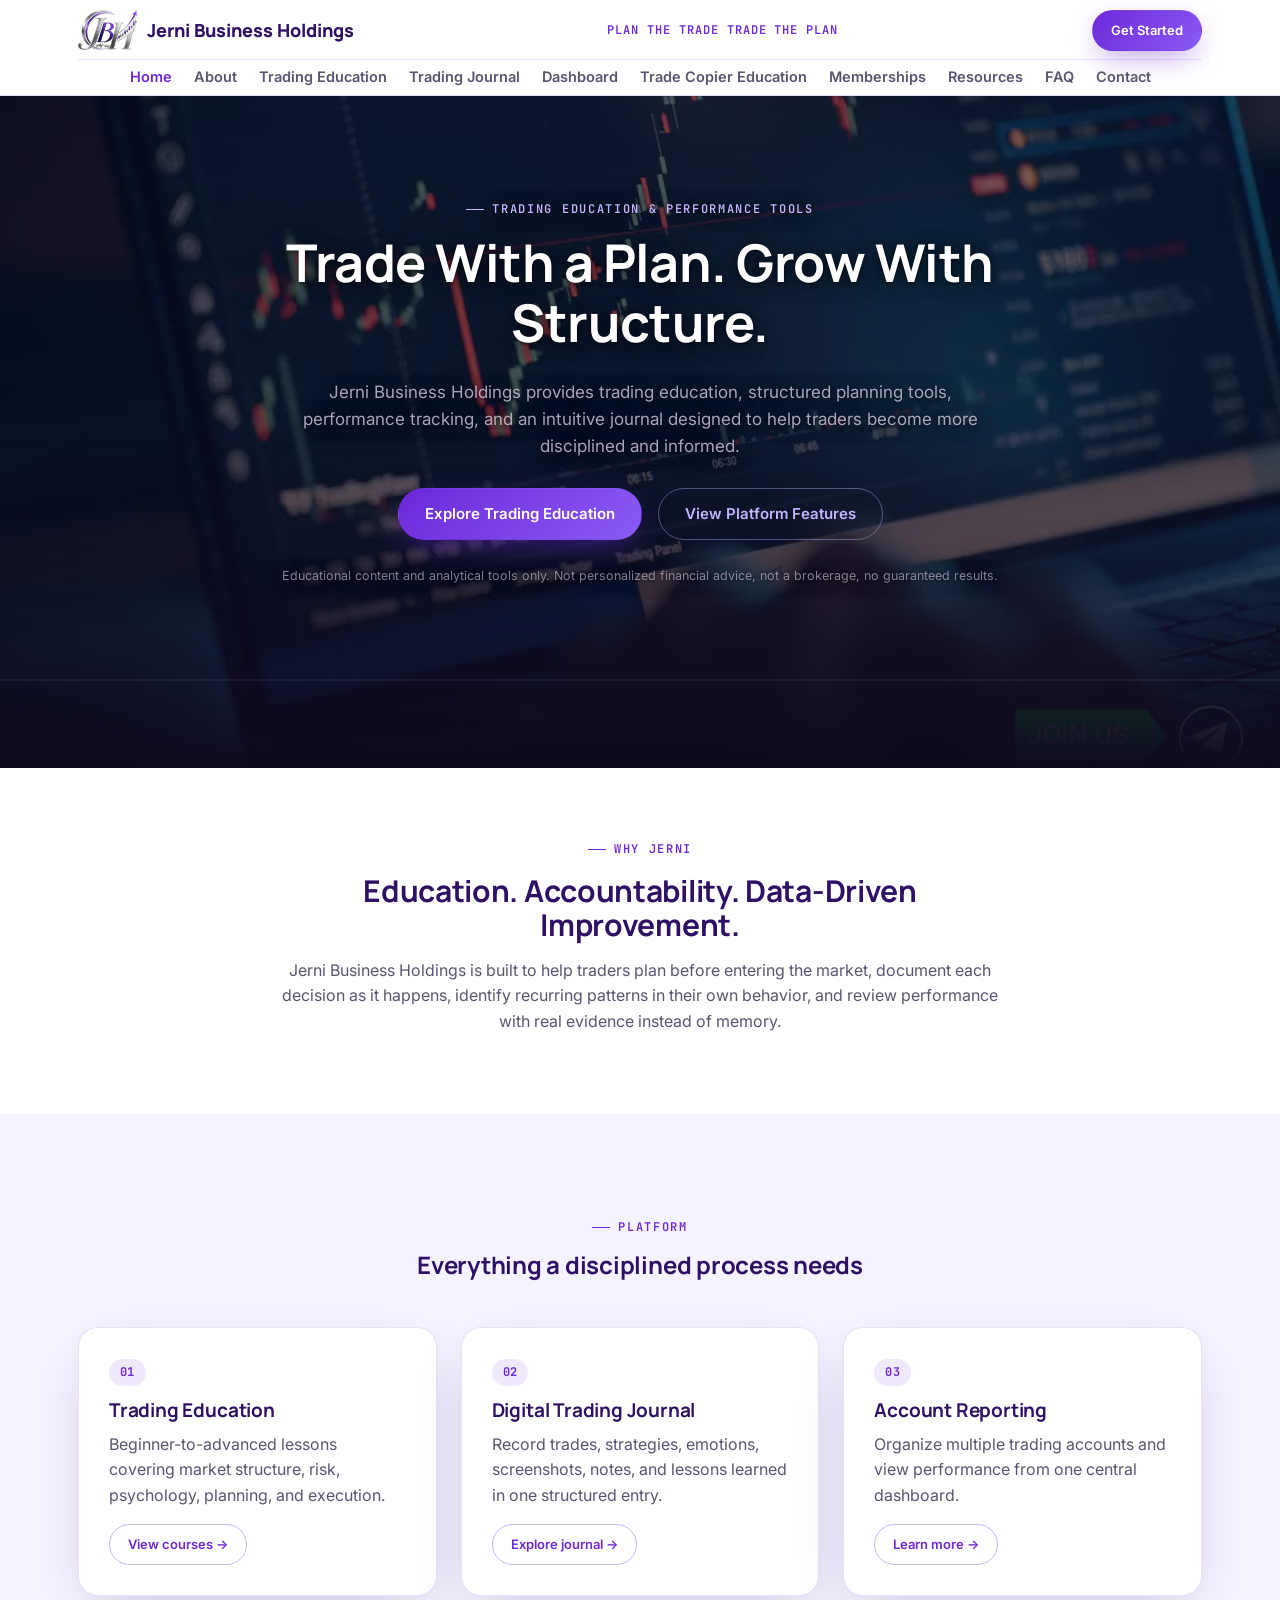
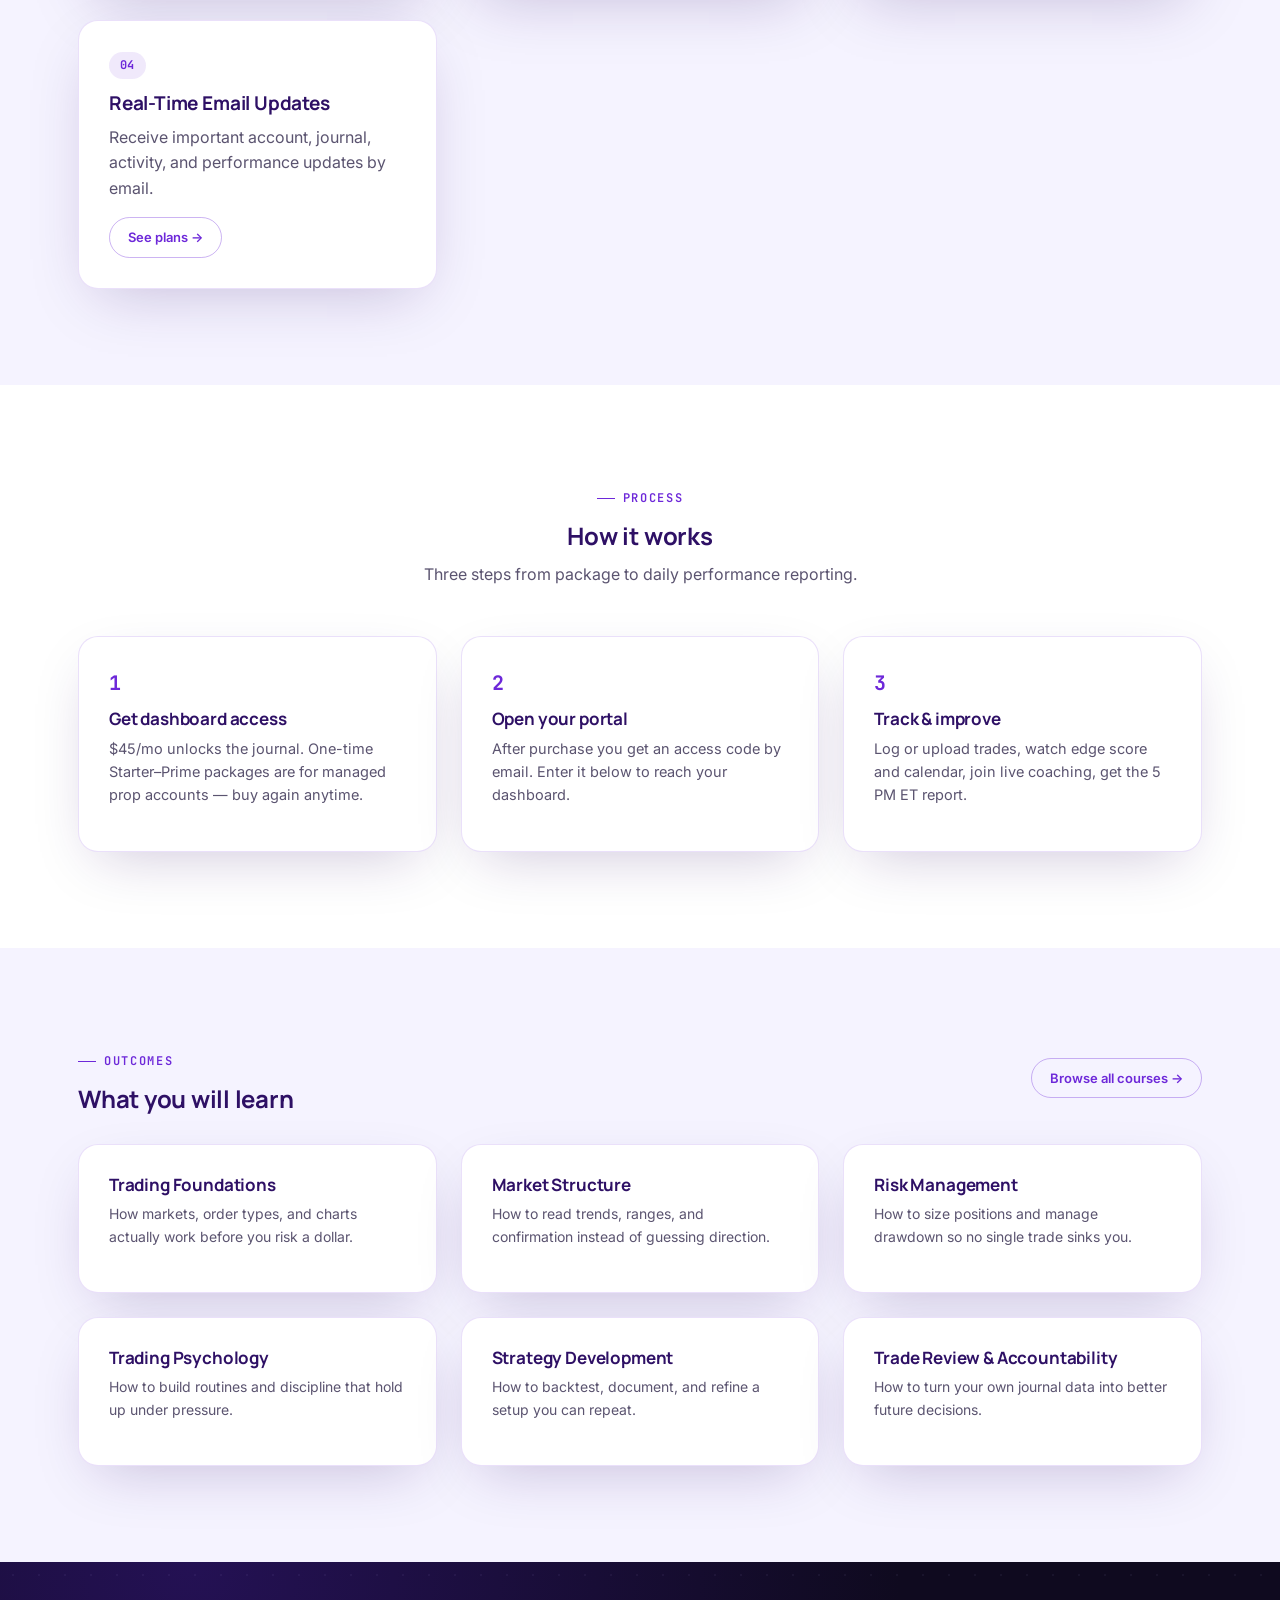
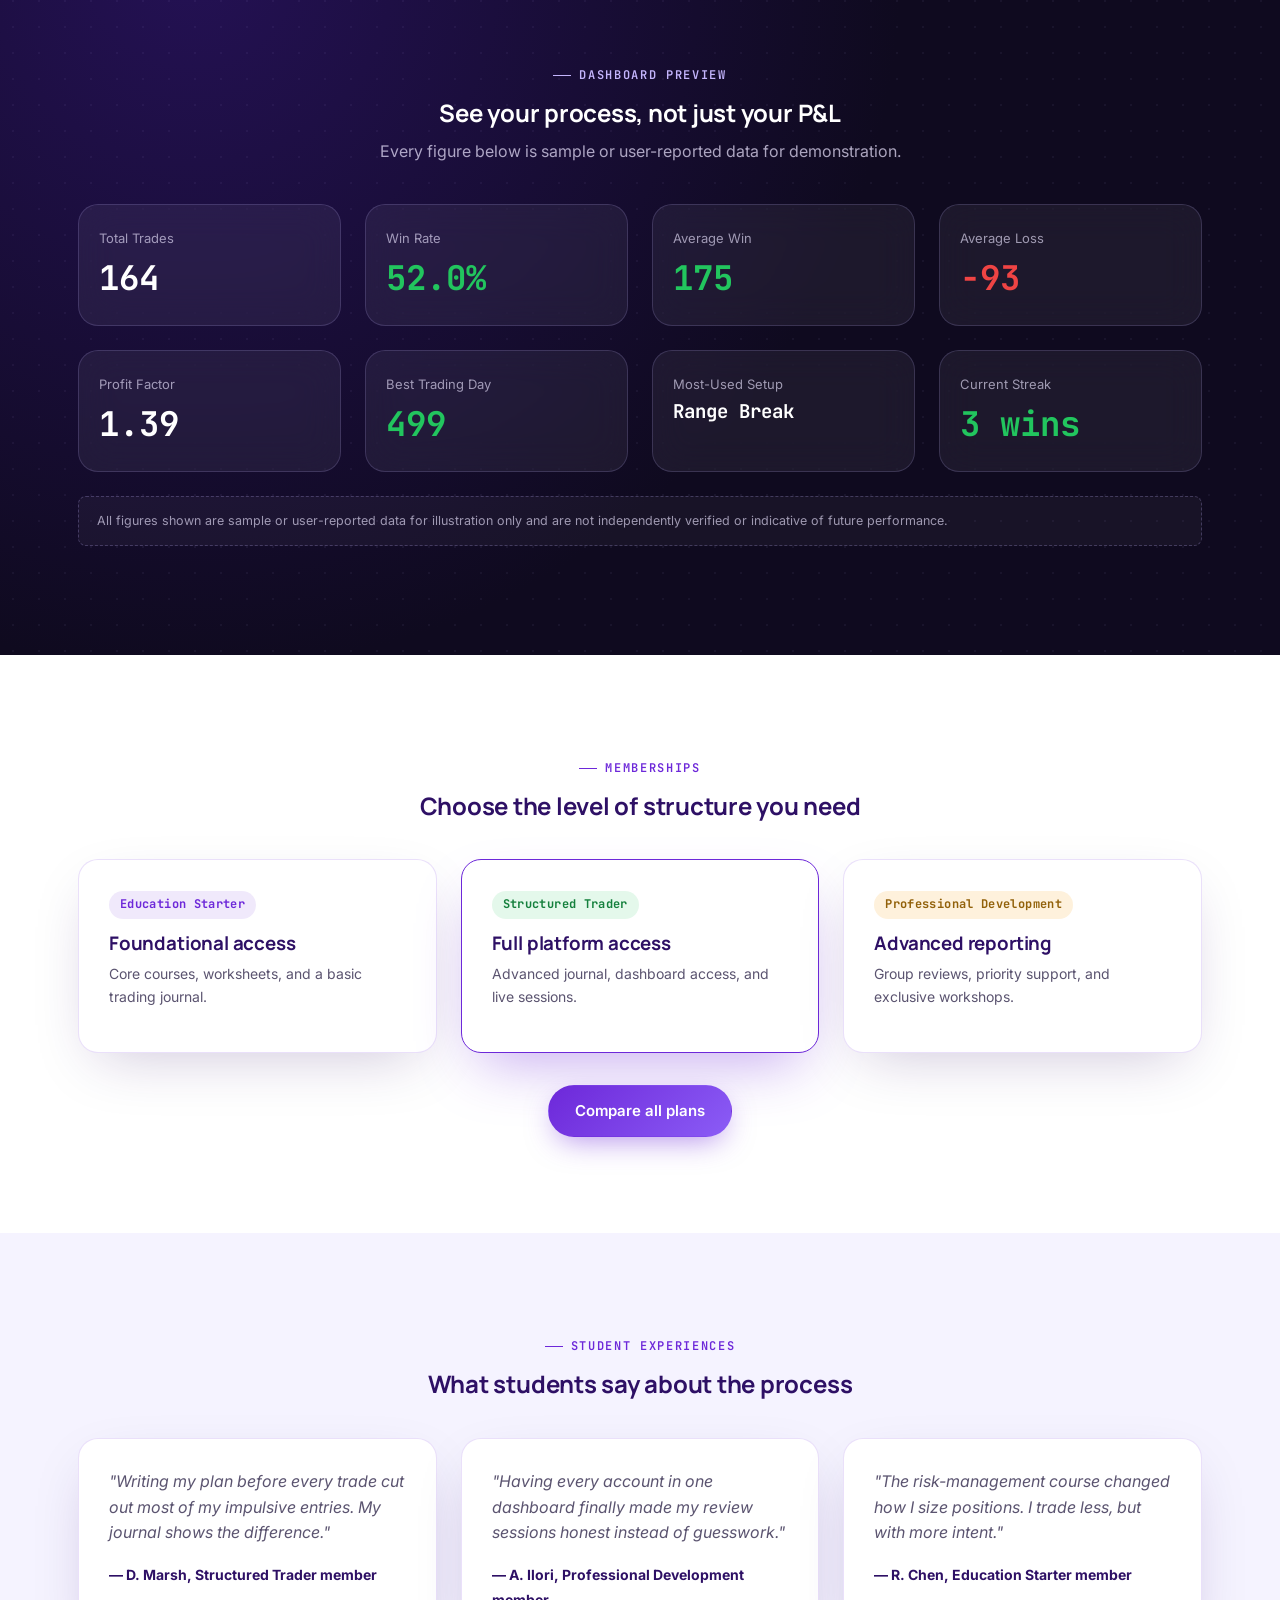
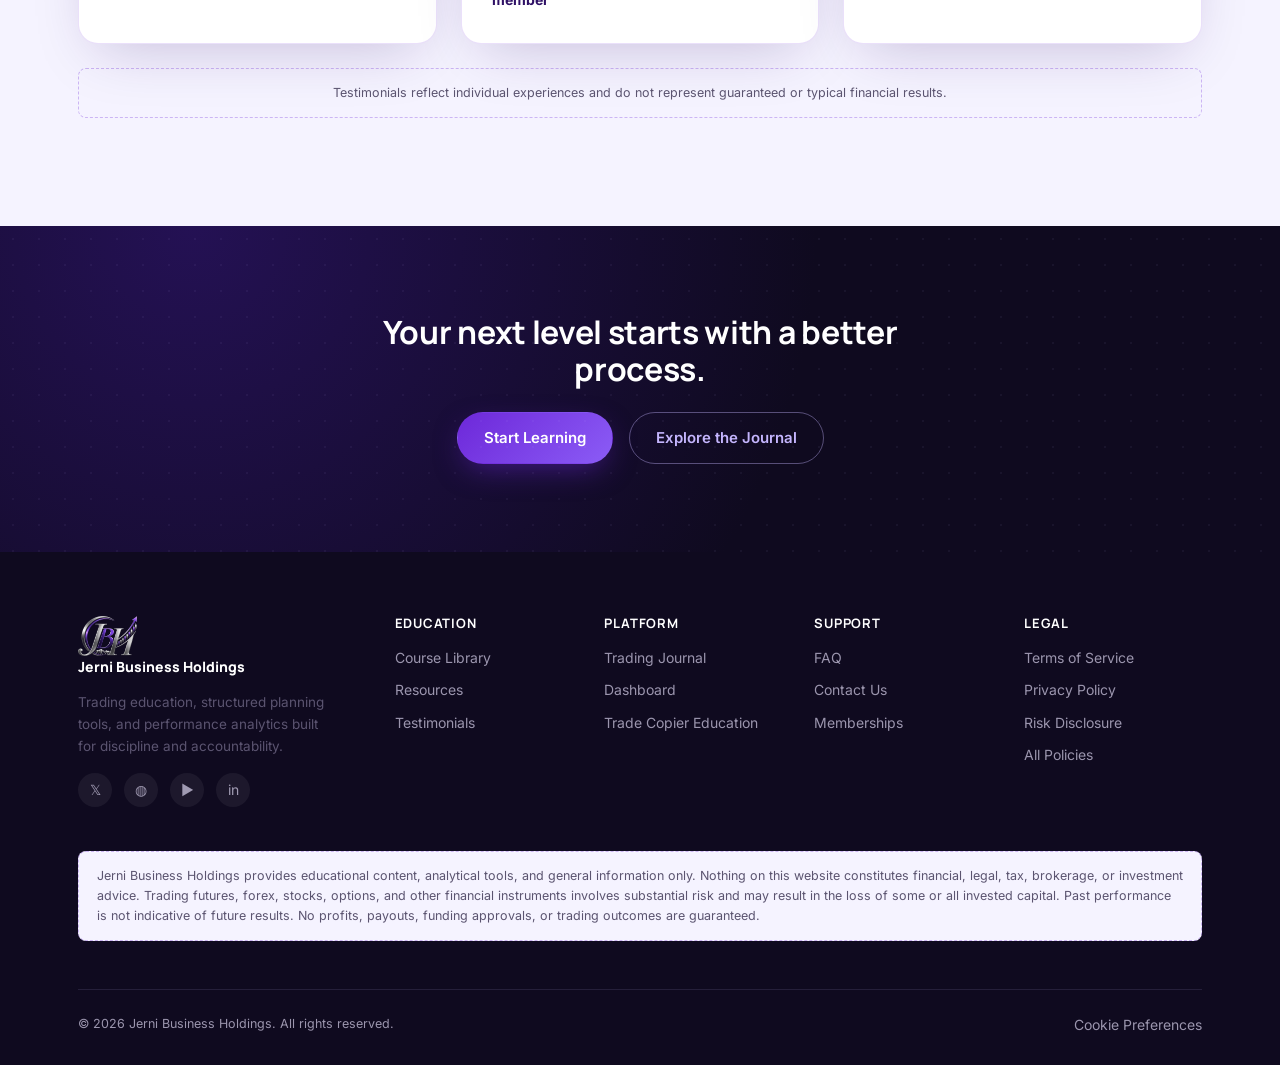
<file: index.html>
<!DOCTYPE html>
<html lang="en">
<head>
<meta charset="UTF-8">
<meta name="viewport" content="width=device-width, initial-scale=1.0">
<title>Jerni Business Holdings | Trading Education, Journal & Performance Dashboard</title>
<meta name="description" content="Jerni Business Holdings provides trading education, a structured trading journal, and performance dashboard — built for discipline and data-driven review.">
<link rel="icon" type="image/png" href="assets/logo-icon.png">
<link rel="preconnect" href="https://fonts.googleapis.com">
<link href="https://fonts.googleapis.com/css2?family=Manrope:wght@500;700;800&family=Inter:wght@400;500;600;700&family=JetBrains+Mono:wght@500;600;700&display=swap" rel="stylesheet">
<link rel="stylesheet" href="assets/style.css">
</head>
<body>

<header class="nav">
  <div class="wrap">
    <a href="index.html" class="brand"><img src="assets/logo-icon.png" alt="Jerni Business Holdings" class="brand-logo">Jerni Business Holdings</a>
    <span class="nav-tagline">PLAN THE TRADE TRADE THE PLAN</span>
    <nav class="nav-links">
      <a href="index.html" class="active">Home</a>
      <a href="about.html">About</a>
      <a href="education.html">Trading Education</a>
      <a href="journal.html">Trading Journal</a>
      <a href="dashboard.html">Dashboard</a>
      <a href="copier.html">Trade Copier Education</a>
      <a href="memberships.html">Memberships</a>
      <a href="resources.html">Resources</a>
      <a href="faq.html">FAQ</a>
      <a href="contact.html">Contact</a>
    </nav>
    <div class="nav-cta">
      <a href="memberships.html" class="btn btn-primary btn-sm">Get Started</a>
    </div>
    <button class="nav-toggle" aria-label="Menu"><span></span><span></span><span></span></button>
  </div>
</header>

<!-- HERO -->
<section class="section-dark hero-video-section" style="padding:96px 0 72px;">
  <video id="hero-bg-video" class="hero-bg-video" autoplay muted loop playsinline webkit-playsinline disablepictureinpicture preload="auto" poster="assets/hero-bg-poster.jpg">
    <source src="assets/hero-bg.mp4" type="video/mp4">
  </video>
  <div class="hero-video-overlay"></div>
  <div class="wrap center max-w-lg">
    <span class="eyebrow" style="justify-content:center;">Trading Education &amp; Performance Tools</span>
    <h1 style="font-size:52px;">Trade With a Plan. Grow With Structure.</h1>
    <p style="font-size:17px;">Jerni Business Holdings provides trading education, structured planning tools, performance tracking, and an intuitive journal designed to help traders become more disciplined and informed.</p>
    <div class="flex gap-16" style="margin-top:28px; flex-wrap:wrap; justify-content:center;">
      <a href="education.html" class="btn btn-primary">Explore Trading Education</a>
      <a href="dashboard.html" class="btn btn-outline">View Platform Features</a>
    </div>
    <p style="font-size:12.5px; margin-top:26px; color:rgba(231,225,251,.55);">Educational content and analytical tools only. Not personalized financial advice, not a brokerage, no guaranteed results.</p>
  </div>

  <div class="curve-divider" style="margin-top:64px;">
    <svg viewBox="0 0 1200 46" preserveAspectRatio="none"><path d="M0,30 L1200,30" stroke="rgba(196,181,253,.15)" stroke-width="1"/></svg>
  </div>
</section>

<!-- TRUST STATEMENT -->
<section class="section section-tight">
  <div class="wrap center max-w-lg">
    <span class="eyebrow" style="justify-content:center;">Why Jerni</span>
    <h2 style="font-size:30px;">Education. Accountability. Data-Driven Improvement.</h2>
    <p>Jerni Business Holdings is built to help traders plan before entering the market, document each decision as it happens, identify recurring patterns in their own behavior, and review performance with real evidence instead of memory.</p>
  </div>
</section>

<!-- CORE FEATURES -->
<section class="section section-soft">
  <div class="wrap">
    <div class="center max-w" style="margin-bottom:48px;">
      <span class="eyebrow" style="justify-content:center;">Platform</span>
      <h2>Everything a disciplined process needs</h2>
    </div>
    <div class="grid grid-3">
      <div class="card reveal">
        <span class="tag">01</span>
        <h3 style="font-size:19px; margin-top:14px;">Trading Education</h3>
        <p>Beginner-to-advanced lessons covering market structure, risk, psychology, planning, and execution.</p>
        <a href="education.html" class="btn btn-outline btn-sm">View courses →</a>
      </div>
      <div class="card reveal">
        <span class="tag">02</span>
        <h3 style="font-size:19px; margin-top:14px;">Digital Trading Journal</h3>
        <p>Record trades, strategies, emotions, screenshots, notes, and lessons learned in one structured entry.</p>
        <a href="journal.html" class="btn btn-outline btn-sm">Explore journal →</a>
      </div>
      <div class="card reveal">
        <span class="tag">03</span>
        <h3 style="font-size:19px; margin-top:14px;">Account Reporting</h3>
        <p>Organize multiple trading accounts and view performance from one central dashboard.</p>
        <a href="dashboard.html" class="btn btn-outline btn-sm">Learn more →</a>
      </div>
      <div class="card reveal">
        <span class="tag">04</span>
        <h3 style="font-size:19px; margin-top:14px;">Real-Time Email Updates</h3>
        <p>Receive important account, journal, activity, and performance updates by email.</p>
        <a href="memberships.html" class="btn btn-outline btn-sm">See plans →</a>
      </div>
    </div>
  </div>
</section>

<!-- HOW IT WORKS -->
<section class="section">
  <div class="wrap">
    <div class="center max-w" style="margin-bottom:48px;">
      <span class="eyebrow" style="justify-content:center;">Process</span>
      <h2>How it works</h2>
      <p>Three steps from package to daily performance reporting.</p>
    </div>
    <div class="grid grid-3">
      <div class="card reveal">
        <span class="mono" style="color:var(--primary); font-weight:700; font-size:20px;">1</span>
        <h3 style="font-size:17px; margin-top:10px;">Get dashboard access</h3>
        <p style="font-size:14.5px;">$45/mo unlocks the journal. One-time Starter–Prime packages are for managed prop accounts — buy again anytime.</p>
      </div>
      <div class="card reveal">
        <span class="mono" style="color:var(--primary); font-weight:700; font-size:20px;">2</span>
        <h3 style="font-size:17px; margin-top:10px;">Open your portal</h3>
        <p style="font-size:14.5px;">After purchase you get an access code by email. Enter it below to reach your dashboard.</p>
      </div>
      <div class="card reveal">
        <span class="mono" style="color:var(--primary); font-weight:700; font-size:20px;">3</span>
        <h3 style="font-size:17px; margin-top:10px;">Track &amp; improve</h3>
        <p style="font-size:14.5px;">Log or upload trades, watch edge score and calendar, join live coaching, get the 5 PM ET report.</p>
      </div>
    </div>
  </div>
</section>

<!-- WHAT YOU WILL LEARN -->
<section class="section section-soft">
  <div class="wrap">
    <div class="flex-between" style="margin-bottom:32px; flex-wrap:wrap; gap:16px;">
      <div>
        <span class="eyebrow">Outcomes</span>
        <h2 style="margin-bottom:0;">What you will learn</h2>
      </div>
      <a href="education.html" class="btn btn-outline btn-sm">Browse all courses →</a>
    </div>
    <div class="grid grid-3">
      <div class="card reveal"><h3 style="font-size:17px;">Trading Foundations</h3><p style="font-size:14px;">How markets, order types, and charts actually work before you risk a dollar.</p></div>
      <div class="card reveal"><h3 style="font-size:17px;">Market Structure</h3><p style="font-size:14px;">How to read trends, ranges, and confirmation instead of guessing direction.</p></div>
      <div class="card reveal"><h3 style="font-size:17px;">Risk Management</h3><p style="font-size:14px;">How to size positions and manage drawdown so no single trade sinks you.</p></div>
      <div class="card reveal"><h3 style="font-size:17px;">Trading Psychology</h3><p style="font-size:14px;">How to build routines and discipline that hold up under pressure.</p></div>
      <div class="card reveal"><h3 style="font-size:17px;">Strategy Development</h3><p style="font-size:14px;">How to backtest, document, and refine a setup you can repeat.</p></div>
      <div class="card reveal"><h3 style="font-size:17px;">Trade Review &amp; Accountability</h3><p style="font-size:14px;">How to turn your own journal data into better future decisions.</p></div>
    </div>
  </div>
</section>

<!-- DASHBOARD PREVIEW -->
<section class="section-dark section">
  <div class="wrap">
    <div class="center max-w" style="margin-bottom:40px;">
      <span class="eyebrow" style="justify-content:center;">Dashboard preview</span>
      <h2>See your process, not just your P&amp;L</h2>
      <p>Every figure below is sample or user-reported data for demonstration.</p>
    </div>
    <div class="grid grid-4">
      <div class="glass reveal" style="padding:20px;"><span class="stat-label">Total Trades</span><span class="stat-num" data-count="184">0</span></div>
      <div class="glass reveal" style="padding:20px;"><span class="stat-label">Win Rate</span><span class="stat-num pos" data-count="58.2" data-decimals="1" data-suffix="%">0%</span></div>
      <div class="glass reveal" style="padding:20px;"><span class="stat-label">Average Win</span><span class="stat-num pos" data-count="196" data-suffix="">0</span></div>
      <div class="glass reveal" style="padding:20px;"><span class="stat-label">Average Loss</span><span class="stat-num neg" data-count="-104" data-suffix="">0</span></div>
      <div class="glass reveal" style="padding:20px;"><span class="stat-label">Profit Factor</span><span class="stat-num" data-count="1.71" data-decimals="2">0</span></div>
      <div class="glass reveal" style="padding:20px;"><span class="stat-label">Best Trading Day</span><span class="stat-num pos" data-count="612" data-suffix="">0</span></div>
      <div class="glass reveal" style="padding:20px;"><span class="stat-label">Most-Used Setup</span><span class="stat-num" style="font-size:19px;">Range Break</span></div>
      <div class="glass reveal" style="padding:20px;"><span class="stat-label">Current Streak</span><span class="stat-num pos" data-count="4" data-suffix=" wins">0</span></div>
    </div>
    <p class="disclaimer" style="margin-top:24px;">All figures shown are sample or user-reported data for illustration only and are not independently verified or indicative of future performance.</p>
  </div>
</section>

<!-- MEMBERSHIP PREVIEW -->
<section class="section">
  <div class="wrap">
    <div class="center max-w" style="margin-bottom:40px;">
      <span class="eyebrow" style="justify-content:center;">Memberships</span>
      <h2>Choose the level of structure you need</h2>
    </div>
    <div class="grid grid-3">
      <div class="card reveal">
        <span class="tag">Education Starter</span>
        <h3 style="margin-top:14px;">Foundational access</h3>
        <p style="font-size:14px;">Core courses, worksheets, and a basic trading journal.</p>
      </div>
      <div class="card reveal" style="border-color:var(--primary); box-shadow:0 26px 60px -18px rgba(109,40,217,.4);">
        <span class="tag tag-green">Structured Trader</span>
        <h3 style="margin-top:14px;">Full platform access</h3>
        <p style="font-size:14px;">Advanced journal, dashboard access, and live sessions.</p>
      </div>
      <div class="card reveal">
        <span class="tag tag-gold">Professional Development</span>
        <h3 style="margin-top:14px;">Advanced reporting</h3>
        <p style="font-size:14px;">Group reviews, priority support, and exclusive workshops.</p>
      </div>
    </div>
    <div class="center" style="margin-top:32px;"><a href="memberships.html" class="btn btn-primary">Compare all plans</a></div>
  </div>
</section>

<!-- TESTIMONIALS -->
<section class="section section-soft">
  <div class="wrap">
    <div class="center max-w" style="margin-bottom:40px;">
      <span class="eyebrow" style="justify-content:center;">Student experiences</span>
      <h2>What students say about the process</h2>
    </div>
    <div class="grid grid-3">
      <div class="card reveal">
        <p style="font-style:italic;">"Writing my plan before every trade cut out most of my impulsive entries. My journal shows the difference."</p>
        <strong style="color:var(--deep); font-size:14px;">— D. Marsh, Structured Trader member</strong>
      </div>
      <div class="card reveal">
        <p style="font-style:italic;">"Having every account in one dashboard finally made my review sessions honest instead of guesswork."</p>
        <strong style="color:var(--deep); font-size:14px;">— A. Ilori, Professional Development member</strong>
      </div>
      <div class="card reveal">
        <p style="font-style:italic;">"The risk-management course changed how I size positions. I trade less, but with more intent."</p>
        <strong style="color:var(--deep); font-size:14px;">— R. Chen, Education Starter member</strong>
      </div>
    </div>
    <p class="disclaimer center" style="margin-top:24px;">Testimonials reflect individual experiences and do not represent guaranteed or typical financial results.</p>
  </div>
</section>

<!-- FINAL CTA -->
<section class="section-dark" style="padding:88px 0;">
  <div class="wrap center max-w">
    <h2 style="font-size:32px;">Your next level starts with a better process.</h2>
    <div class="flex gap-16" style="justify-content:center; margin-top:24px; flex-wrap:wrap;">
      <a href="education.html" class="btn btn-primary">Start Learning</a>
      <a href="journal.html" class="btn btn-outline">Explore the Journal</a>
    </div>
  </div>
</section>

<!-- FOOTER -->
<footer class="footer">
  <div class="wrap">
    <div class="footer-grid">
      <div>
        <a href="index.html" class="brand" style="color:var(--white); margin-bottom:14px;"><img src="assets/logo-icon.png" alt="Jerni Business Holdings" class="brand-logo">Jerni Business Holdings</a>
        <p style="font-size:13.5px; max-width:260px;">Trading education, structured planning tools, and performance analytics built for discipline and accountability.</p>
        <div class="social-row">
          <a href="#" aria-label="X">𝕏</a><a href="#" aria-label="Instagram">◍</a><a href="#" aria-label="YouTube">▶</a><a href="#" aria-label="LinkedIn">in</a>
        </div>
      </div>
      <div><h4>Education</h4>
        <a href="education.html">Course Library</a>
        <a href="resources.html">Resources</a>
        <a href="results.html">Testimonials</a>
      </div>
      <div><h4>Platform</h4>
        <a href="journal.html">Trading Journal</a>
        <a href="dashboard.html">Dashboard</a>
        
        <a href="copier.html">Trade Copier Education</a>
      </div>
      <div><h4>Support</h4>
        <a href="faq.html">FAQ</a>
        <a href="contact.html">Contact Us</a>
        <a href="memberships.html">Memberships</a>
        
      </div>
      <div><h4>Legal</h4>
        <a href="legal.html#terms">Terms of Service</a>
        <a href="legal.html#privacy">Privacy Policy</a>
        <a href="legal.html#risk">Risk Disclosure</a>
        <a href="legal.html">All Policies</a>
      </div>
    </div>
    <p class="disclaimer" style="margin-top:44px;">Jerni Business Holdings provides educational content, analytical tools, and general information only. Nothing on this website constitutes financial, legal, tax, brokerage, or investment advice. Trading futures, forex, stocks, options, and other financial instruments involves substantial risk and may result in the loss of some or all invested capital. Past performance is not indicative of future results. No profits, payouts, funding approvals, or trading outcomes are guaranteed.</p>
    <div class="footer-bottom">
      <span>© 2026 Jerni Business Holdings. All rights reserved.</span>
      <span><a href="#" style="display:inline;">Cookie Preferences</a></span>
    </div>
  </div>
</footer>

<script src="assets/script.js"></script>
<style>.reveal{opacity:0; transform:translateY(16px); transition:opacity .6s ease, transform .6s ease;} .reveal.in{opacity:1; transform:none;}</style>
</body>
</html>
</file>
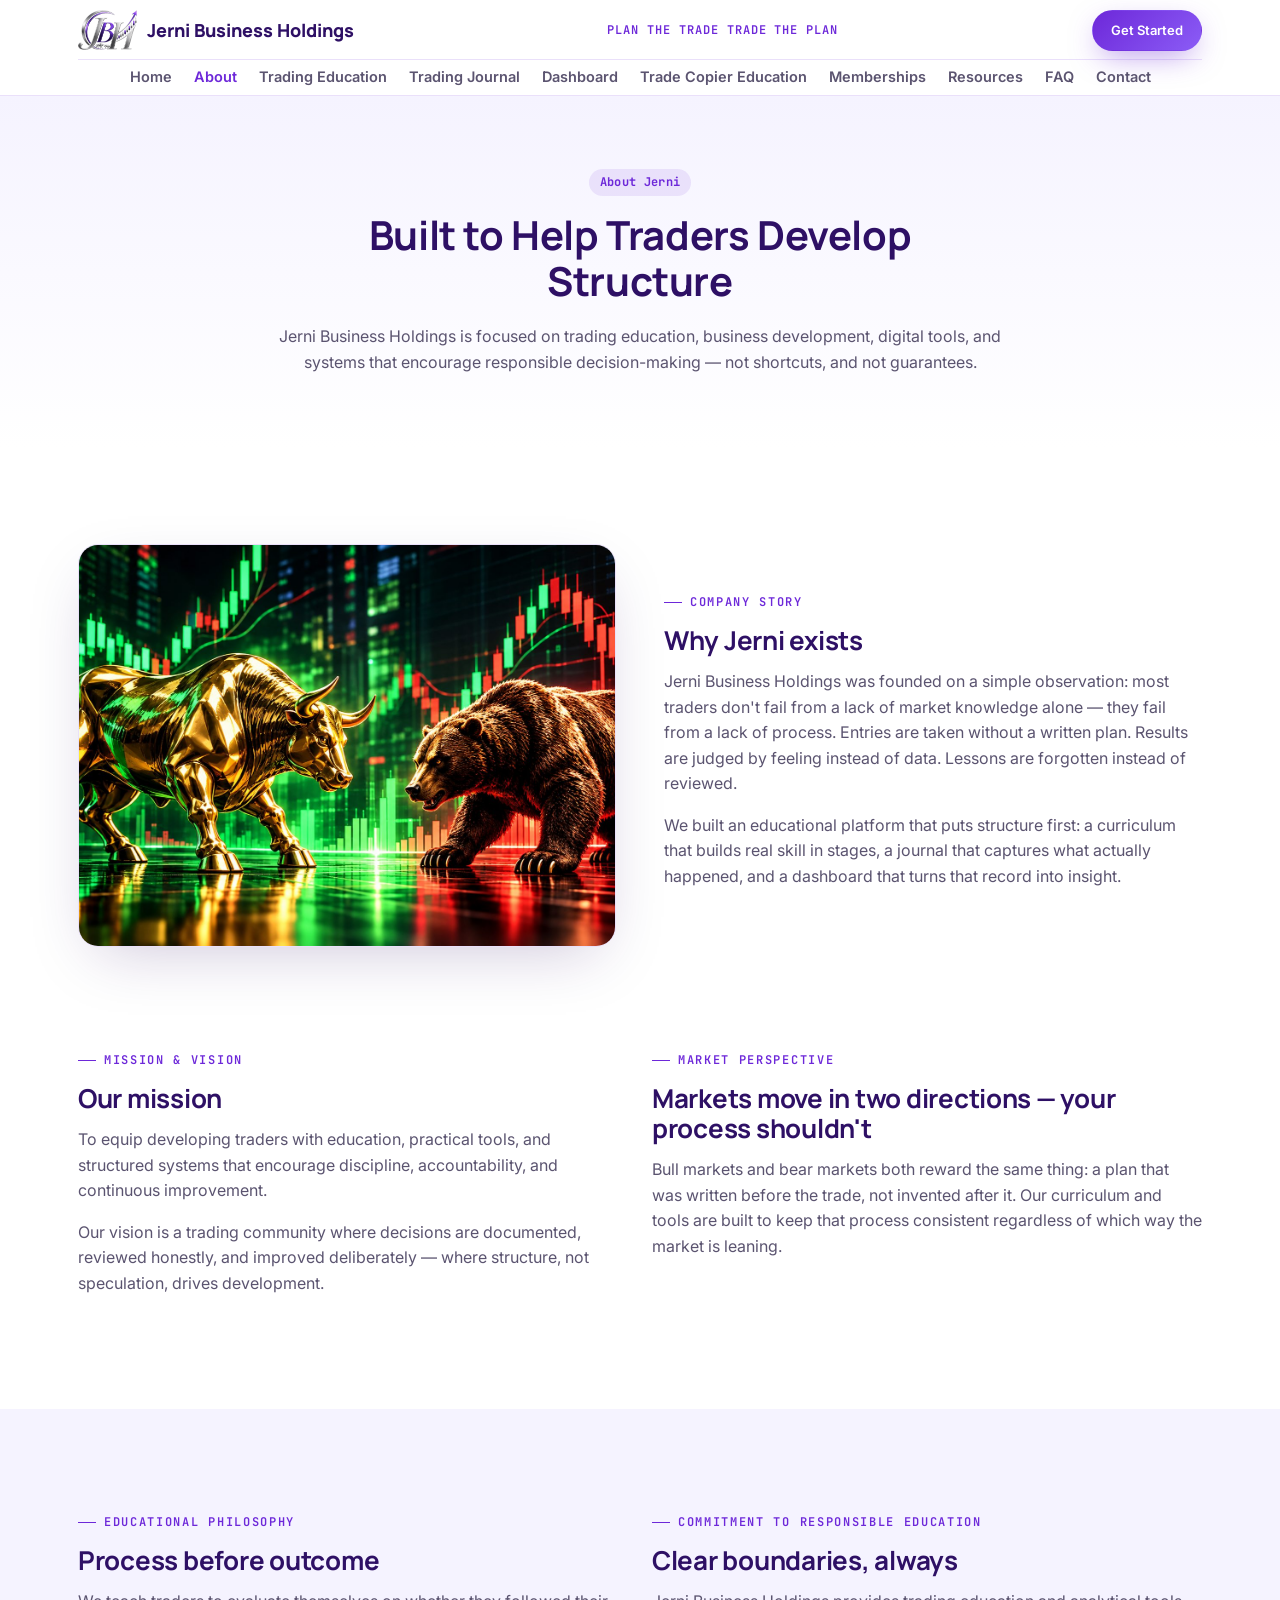
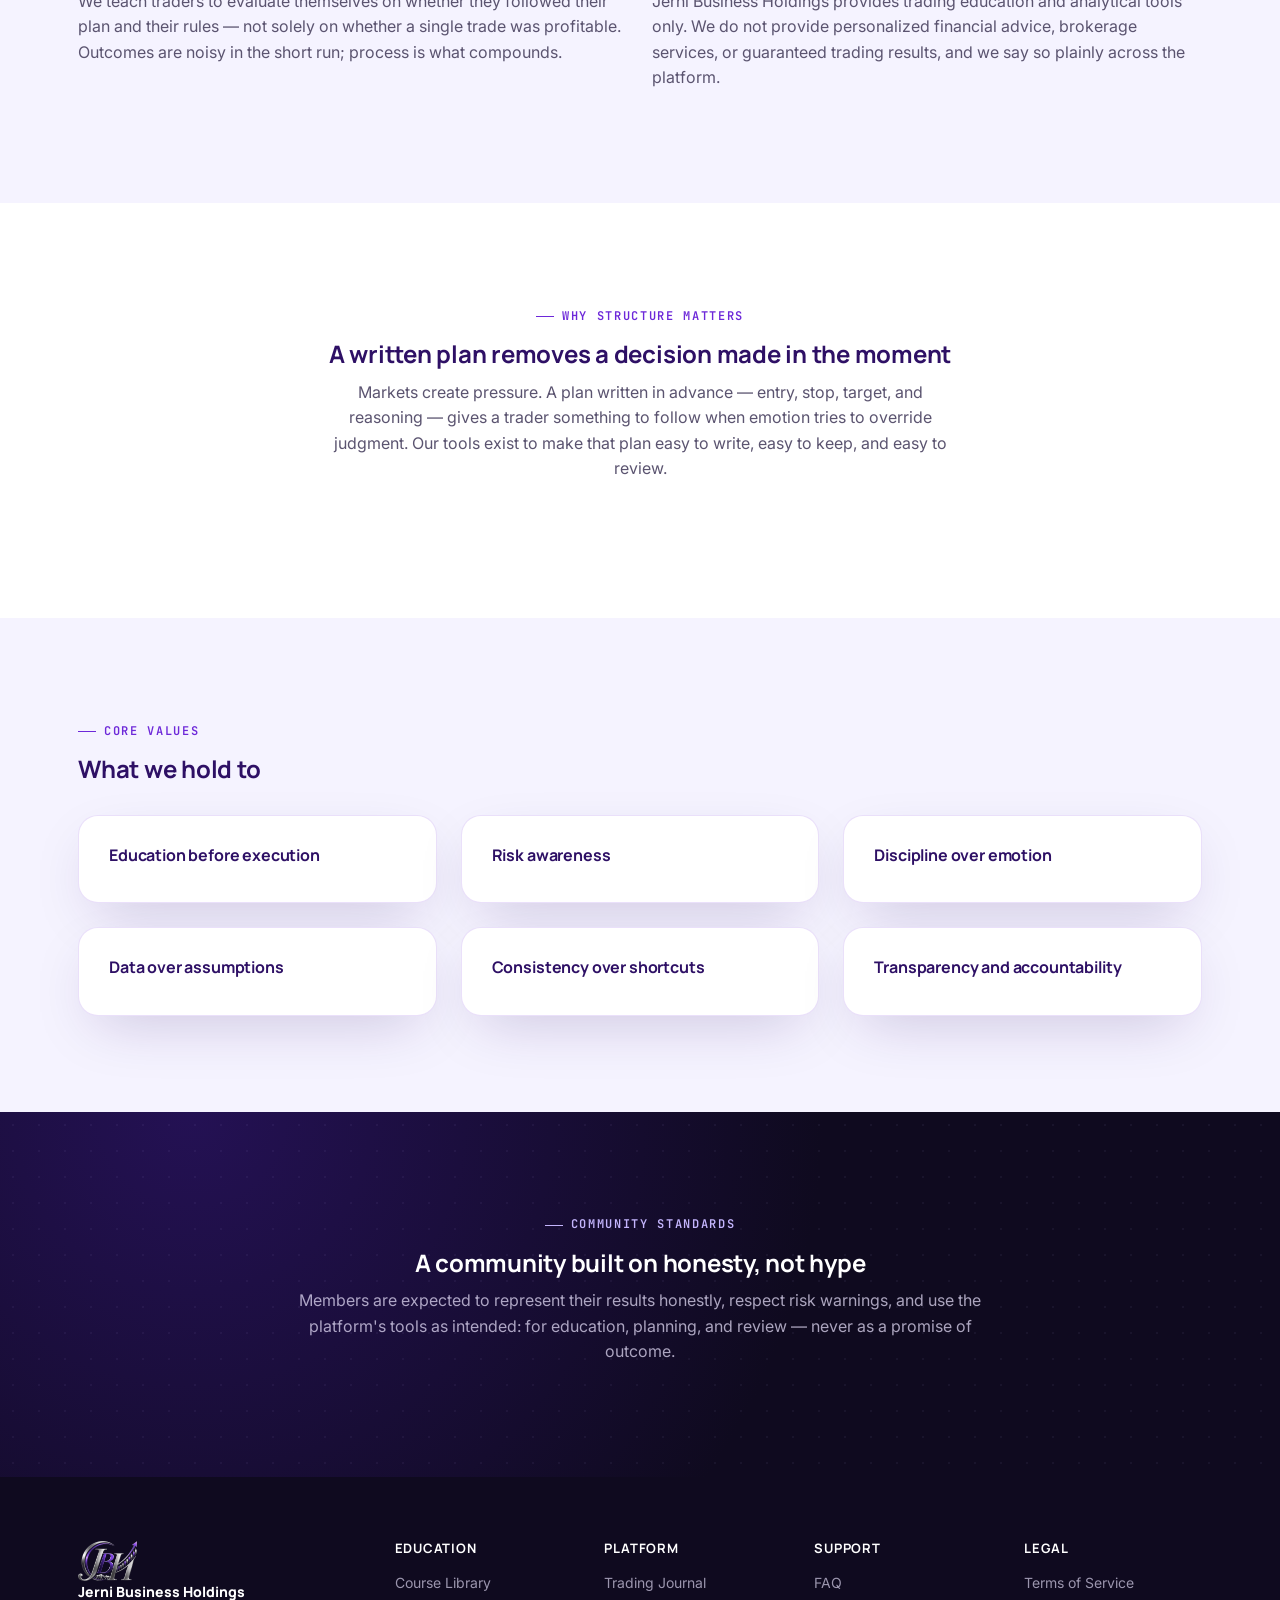
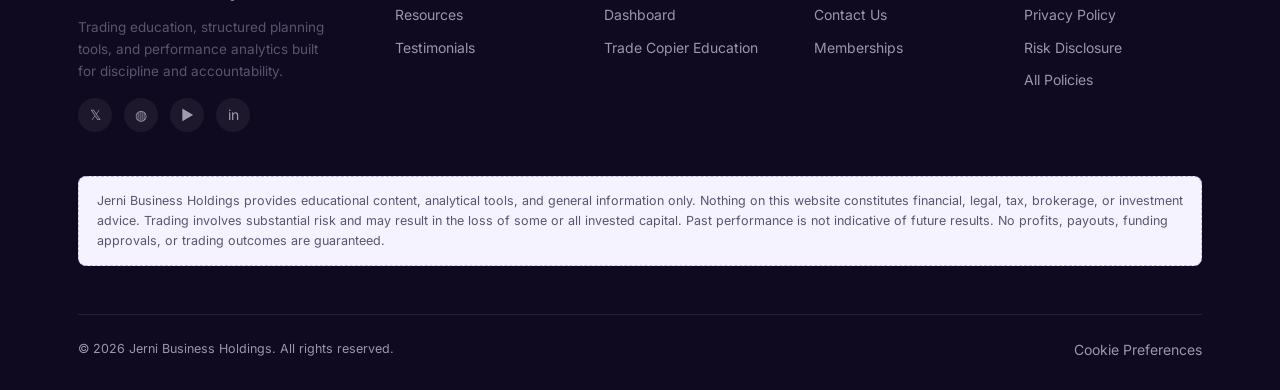
<file: about.html>
<!DOCTYPE html>
<html lang="en">
<head>
<meta charset="UTF-8">
<meta name="viewport" content="width=device-width, initial-scale=1.0">
<title>About | Jerni Business Holdings</title>
<link rel="icon" type="image/png" href="assets/logo-icon.png">
<link rel="preconnect" href="https://fonts.googleapis.com">
<link href="https://fonts.googleapis.com/css2?family=Manrope:wght@500;700;800&family=Inter:wght@400;500;600;700&family=JetBrains+Mono:wght@500;600;700&display=swap" rel="stylesheet">
<link rel="stylesheet" href="assets/style.css">
</head>
<body>
<header class="nav">
  <div class="wrap">
    <a href="index.html" class="brand"><img src="assets/logo-icon.png" alt="Jerni Business Holdings" class="brand-logo">Jerni Business Holdings</a>
    <span class="nav-tagline">PLAN THE TRADE TRADE THE PLAN</span>
    <nav class="nav-links">
      <a href="index.html">Home</a>
      <a href="about.html" class="active">About</a>
      <a href="education.html">Trading Education</a>
      <a href="journal.html">Trading Journal</a>
      <a href="dashboard.html">Dashboard</a>
      <a href="copier.html">Trade Copier Education</a>
      <a href="memberships.html">Memberships</a>
      <a href="resources.html">Resources</a>
      <a href="faq.html">FAQ</a>
      <a href="contact.html">Contact</a>
    </nav>
    <div class="nav-cta">
      <a href="memberships.html" class="btn btn-primary btn-sm">Get Started</a>
    </div>
    <button class="nav-toggle" aria-label="Menu"><span></span><span></span><span></span></button>
  </div>
</header>

<section class="page-hero">
  <div class="wrap max-w-lg center">
    <span class="tag">About Jerni</span>
    <h1 style="font-size:40px;">Built to Help Traders Develop Structure</h1>
    <p>Jerni Business Holdings is focused on trading education, business development, digital tools, and systems that encourage responsible decision-making — not shortcuts, and not guarantees.</p>
  </div>
</section>

<section class="section" style="padding-bottom:0;">
  <div class="wrap photo-split">
    <div class="photo-frame">
      <img src="assets/photos/photo-bull-bear.jpg" alt="Gold bull and bear statues facing off in front of candlestick price charts, symbolizing market sentiment">
    </div>
    <div>
      <span class="eyebrow">Company Story</span>
      <h2 style="font-size:26px;">Why Jerni exists</h2>
      <p>Jerni Business Holdings was founded on a simple observation: most traders don't fail from a lack of market knowledge alone — they fail from a lack of process. Entries are taken without a written plan. Results are judged by feeling instead of data. Lessons are forgotten instead of reviewed.</p>
      <p>We built an educational platform that puts structure first: a curriculum that builds real skill in stages, a journal that captures what actually happened, and a dashboard that turns that record into insight.</p>
    </div>
  </div>
</section>

<section class="section">
  <div class="wrap grid grid-2" style="align-items:start;">
    <div>
      <span class="eyebrow">Mission &amp; Vision</span>
      <h2 style="font-size:26px;">Our mission</h2>
      <p>To equip developing traders with education, practical tools, and structured systems that encourage discipline, accountability, and continuous improvement.</p>
      <p>Our vision is a trading community where decisions are documented, reviewed honestly, and improved deliberately — where structure, not speculation, drives development.</p>
    </div>
    <div>
      <span class="eyebrow">Market Perspective</span>
      <h2 style="font-size:26px;">Markets move in two directions — your process shouldn't</h2>
      <p>Bull markets and bear markets both reward the same thing: a plan that was written before the trade, not invented after it. Our curriculum and tools are built to keep that process consistent regardless of which way the market is leaning.</p>
    </div>
  </div>
</section>

<section class="section section-soft">
  <div class="wrap grid grid-2" style="align-items:start;">
    <div>
      <span class="eyebrow">Educational Philosophy</span>
      <h2 style="font-size:26px;">Process before outcome</h2>
      <p>We teach traders to evaluate themselves on whether they followed their plan and their rules — not solely on whether a single trade was profitable. Outcomes are noisy in the short run; process is what compounds.</p>
    </div>
    <div>
      <span class="eyebrow">Commitment to Responsible Education</span>
      <h2 style="font-size:26px;">Clear boundaries, always</h2>
      <p>Jerni Business Holdings provides trading education and analytical tools only. We do not provide personalized financial advice, brokerage services, or guaranteed trading results, and we say so plainly across the platform.</p>
    </div>
  </div>
</section>

<section class="section">
  <div class="wrap">
    <div class="center max-w" style="margin-bottom:40px;">
      <span class="eyebrow" style="justify-content:center;">Why Structure Matters</span>
      <h2>A written plan removes a decision made in the moment</h2>
      <p>Markets create pressure. A plan written in advance — entry, stop, target, and reasoning — gives a trader something to follow when emotion tries to override judgment. Our tools exist to make that plan easy to write, easy to keep, and easy to review.</p>
    </div>
  </div>
</section>

<section class="section section-soft">
  <div class="wrap">
    <span class="eyebrow">Core Values</span>
    <h2 style="margin-bottom:32px;">What we hold to</h2>
    <div class="grid grid-3">
      <div class="card reveal"><h3 style="font-size:16px;">Education before execution</h3></div>
      <div class="card reveal"><h3 style="font-size:16px;">Risk awareness</h3></div>
      <div class="card reveal"><h3 style="font-size:16px;">Discipline over emotion</h3></div>
      <div class="card reveal"><h3 style="font-size:16px;">Data over assumptions</h3></div>
      <div class="card reveal"><h3 style="font-size:16px;">Consistency over shortcuts</h3></div>
      <div class="card reveal"><h3 style="font-size:16px;">Transparency and accountability</h3></div>
    </div>
  </div>
</section>

<section class="section section-dark">
  <div class="wrap center max-w-lg">
    <span class="eyebrow" style="justify-content:center;">Community Standards</span>
    <h2>A community built on honesty, not hype</h2>
    <p>Members are expected to represent their results honestly, respect risk warnings, and use the platform's tools as intended: for education, planning, and review — never as a promise of outcome.</p>
  </div>
</section>

<footer class="footer">
  <div class="wrap">
    <div class="footer-grid">
      <div>
        <a href="index.html" class="brand" style="color:var(--white); margin-bottom:14px;"><img src="assets/logo-icon.png" alt="Jerni Business Holdings" class="brand-logo">Jerni Business Holdings</a>
        <p style="font-size:13.5px; max-width:260px;">Trading education, structured planning tools, and performance analytics built for discipline and accountability.</p>
        <div class="social-row"><a href="#">𝕏</a><a href="#">◍</a><a href="#">▶</a><a href="#">in</a></div>
      </div>
      <div><h4>Education</h4><a href="education.html">Course Library</a><a href="resources.html">Resources</a><a href="results.html">Testimonials</a></div>
      <div><h4>Platform</h4><a href="journal.html">Trading Journal</a><a href="dashboard.html">Dashboard</a><a href="copier.html">Trade Copier Education</a></div>
      <div><h4>Support</h4><a href="faq.html">FAQ</a><a href="contact.html">Contact Us</a><a href="memberships.html">Memberships</a></div>
      <div><h4>Legal</h4><a href="legal.html#terms">Terms of Service</a><a href="legal.html#privacy">Privacy Policy</a><a href="legal.html#risk">Risk Disclosure</a><a href="legal.html">All Policies</a></div>
    </div>
    <p class="disclaimer" style="margin-top:44px;">Jerni Business Holdings provides educational content, analytical tools, and general information only. Nothing on this website constitutes financial, legal, tax, brokerage, or investment advice. Trading involves substantial risk and may result in the loss of some or all invested capital. Past performance is not indicative of future results. No profits, payouts, funding approvals, or trading outcomes are guaranteed.</p>
    <div class="footer-bottom"><span>© 2026 Jerni Business Holdings. All rights reserved.</span><span><a href="#" style="display:inline;">Cookie Preferences</a></span></div>
  </div>
</footer>
<script src="assets/script.js"></script>
<style>.reveal{opacity:0; transform:translateY(16px); transition:opacity .6s ease, transform .6s ease;} .reveal.in{opacity:1; transform:none;}</style>
</body>
</html>
</file>
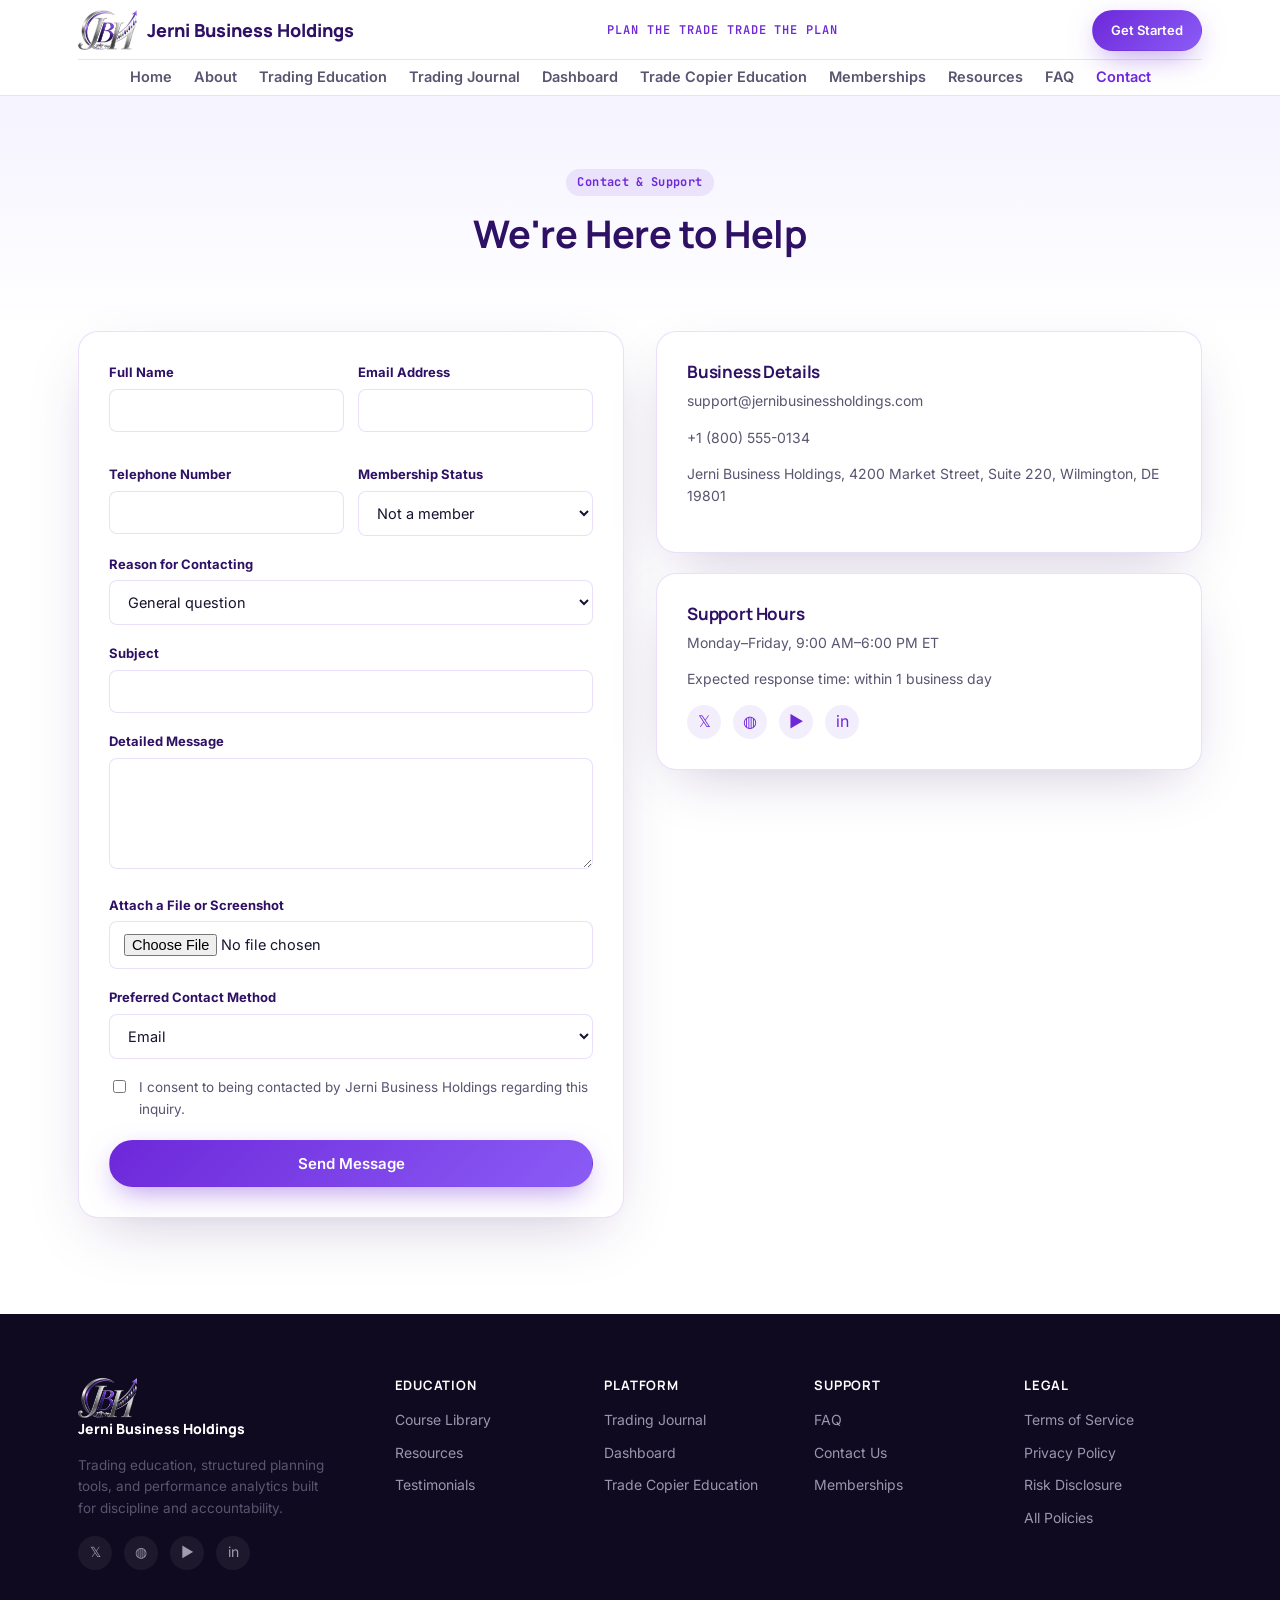
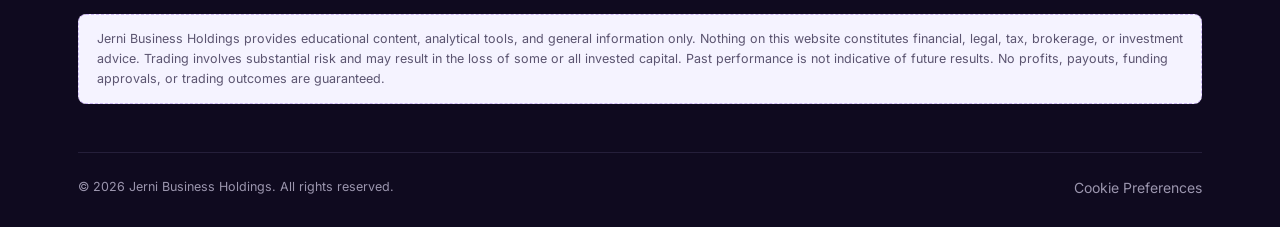
<file: contact.html>
<!DOCTYPE html>
<html lang="en">
<head>
<meta charset="UTF-8">
<meta name="viewport" content="width=device-width, initial-scale=1.0">
<title>Contact | Jerni Business Holdings</title>
<link rel="icon" type="image/png" href="assets/logo-icon.png">
<link rel="preconnect" href="https://fonts.googleapis.com">
<link href="https://fonts.googleapis.com/css2?family=Manrope:wght@500;700;800&family=Inter:wght@400;500;600;700&family=JetBrains+Mono:wght@500;600;700&display=swap" rel="stylesheet">
<link rel="stylesheet" href="assets/style.css">
</head>
<body>
<header class="nav">
  <div class="wrap">
    <a href="index.html" class="brand"><img src="assets/logo-icon.png" alt="Jerni Business Holdings" class="brand-logo">Jerni Business Holdings</a>
    <span class="nav-tagline">PLAN THE TRADE TRADE THE PLAN</span>
    <nav class="nav-links">
      <a href="index.html">Home</a>
      <a href="about.html">About</a>
      <a href="education.html">Trading Education</a>
      <a href="journal.html">Trading Journal</a>
      <a href="dashboard.html">Dashboard</a>
      <a href="copier.html">Trade Copier Education</a>
      <a href="memberships.html">Memberships</a>
      <a href="resources.html">Resources</a>
      <a href="faq.html">FAQ</a>
      <a href="contact.html" class="active">Contact</a>
    </nav>
    <div class="nav-cta"><a href="memberships.html" class="btn btn-primary btn-sm">Get Started</a></div>
    <button class="nav-toggle" aria-label="Menu"><span></span><span></span><span></span></button>
  </div>
</header>

<section class="page-hero center">
  <div class="wrap max-w-lg">
    <span class="tag">Contact &amp; Support</span>
    <h1 style="font-size:38px;">We're Here to Help</h1>
  </div>
</section>

<section class="section" style="padding-top:0;">
  <div class="wrap grid grid-2" style="gap:32px; align-items:start;">
    <form class="card" onsubmit="event.preventDefault(); this.querySelector('.form-success').classList.remove('hidden'); this.querySelector('.btn').setAttribute('disabled','');">
      <div class="grid grid-2" style="gap:14px;">
        <div class="field"><label>Full Name</label><input type="text" required></div>
        <div class="field"><label>Email Address</label><input type="email" required></div>
        <div class="field"><label>Telephone Number</label><input type="tel"></div>
        <div class="field"><label>Membership Status</label><select><option>Not a member</option><option>Education Starter</option><option>Structured Trader</option><option>Professional Development</option></select></div>
      </div>
      <div class="field"><label>Reason for Contacting</label><select><option>General question</option><option>Billing</option><option>Technical support</option><option>Course content</option><option>Other</option></select></div>
      <div class="field"><label>Subject</label><input type="text" required></div>
      <div class="field"><label>Detailed Message</label><textarea rows="5" required></textarea></div>
      <div class="field"><label>Attach a File or Screenshot</label><input type="file"></div>
      <div class="field"><label>Preferred Contact Method</label><select><option>Email</option><option>Phone</option></select></div>
      <div class="field-check" style="margin-bottom:20px;"><input type="checkbox" required><label style="margin:0;">I consent to being contacted by Jerni Business Holdings regarding this inquiry.</label></div>
      <button class="btn btn-primary btn-block" type="submit">Send Message</button>
      <p class="form-success hidden" style="margin-top:14px; color:#15803d; font-weight:600; font-size:14px;">Message sent. Our support team will reply within one business day.</p>
    </form>

    <div>
      <div class="card" style="margin-bottom:20px;">
        <h3 style="font-size:17px;">Business Details</h3>
        <p style="font-size:14px;">support@jernibusinessholdings.com</p>
        <p style="font-size:14px;">+1 (800) 555-0134</p>
        <p style="font-size:14px;">Jerni Business Holdings, 4200 Market Street, Suite 220, Wilmington, DE 19801</p>
      </div>
      <div class="card">
        <h3 style="font-size:17px;">Support Hours</h3>
        <p style="font-size:14px;">Monday–Friday, 9:00 AM–6:00 PM ET</p>
        <p style="font-size:14px;">Expected response time: within 1 business day</p>
        <div class="social-row" style="margin-top:14px;">
          <a href="#" style="background:rgba(109,40,217,.08); color:var(--primary);">𝕏</a>
          <a href="#" style="background:rgba(109,40,217,.08); color:var(--primary);">◍</a>
          <a href="#" style="background:rgba(109,40,217,.08); color:var(--primary);">▶</a>
          <a href="#" style="background:rgba(109,40,217,.08); color:var(--primary);">in</a>
        </div>
      </div>
    </div>
  </div>
</section>

<footer class="footer">
  <div class="wrap">
    <div class="footer-grid">
      <div><a href="index.html" class="brand" style="color:var(--white); margin-bottom:14px;"><img src="assets/logo-icon.png" alt="Jerni Business Holdings" class="brand-logo">Jerni Business Holdings</a><p style="font-size:13.5px; max-width:260px;">Trading education, structured planning tools, and performance analytics built for discipline and accountability.</p><div class="social-row"><a href="#">𝕏</a><a href="#">◍</a><a href="#">▶</a><a href="#">in</a></div></div>
      <div><h4>Education</h4><a href="education.html">Course Library</a><a href="resources.html">Resources</a><a href="results.html">Testimonials</a></div>
      <div><h4>Platform</h4><a href="journal.html">Trading Journal</a><a href="dashboard.html">Dashboard</a><a href="copier.html">Trade Copier Education</a></div>
      <div><h4>Support</h4><a href="faq.html">FAQ</a><a href="contact.html">Contact Us</a><a href="memberships.html">Memberships</a></div>
      <div><h4>Legal</h4><a href="legal.html#terms">Terms of Service</a><a href="legal.html#privacy">Privacy Policy</a><a href="legal.html#risk">Risk Disclosure</a><a href="legal.html">All Policies</a></div>
    </div>
    <p class="disclaimer" style="margin-top:44px;">Jerni Business Holdings provides educational content, analytical tools, and general information only. Nothing on this website constitutes financial, legal, tax, brokerage, or investment advice. Trading involves substantial risk and may result in the loss of some or all invested capital. Past performance is not indicative of future results. No profits, payouts, funding approvals, or trading outcomes are guaranteed.</p>
    <div class="footer-bottom"><span>© 2026 Jerni Business Holdings. All rights reserved.</span><span><a href="#" style="display:inline;">Cookie Preferences</a></span></div>
  </div>
</footer>
<script src="assets/script.js"></script>
</body>
</html>
</file>
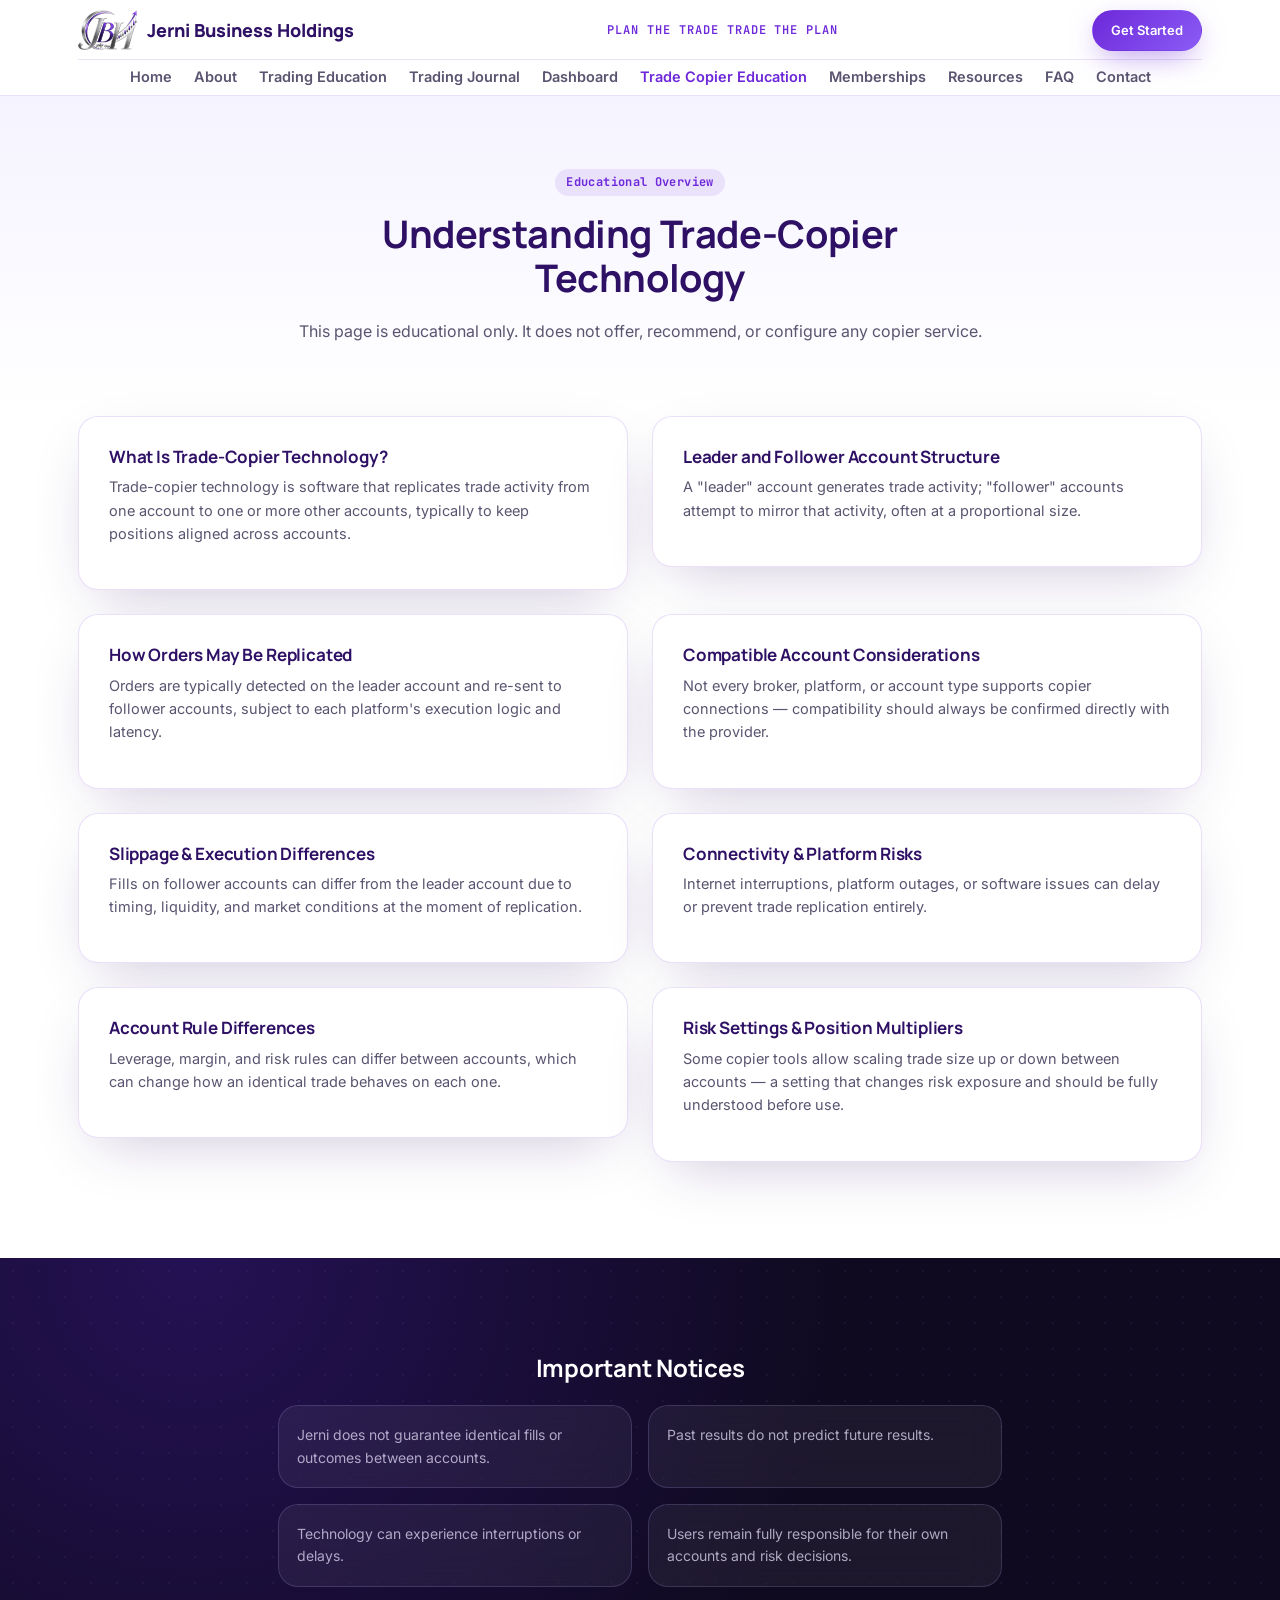
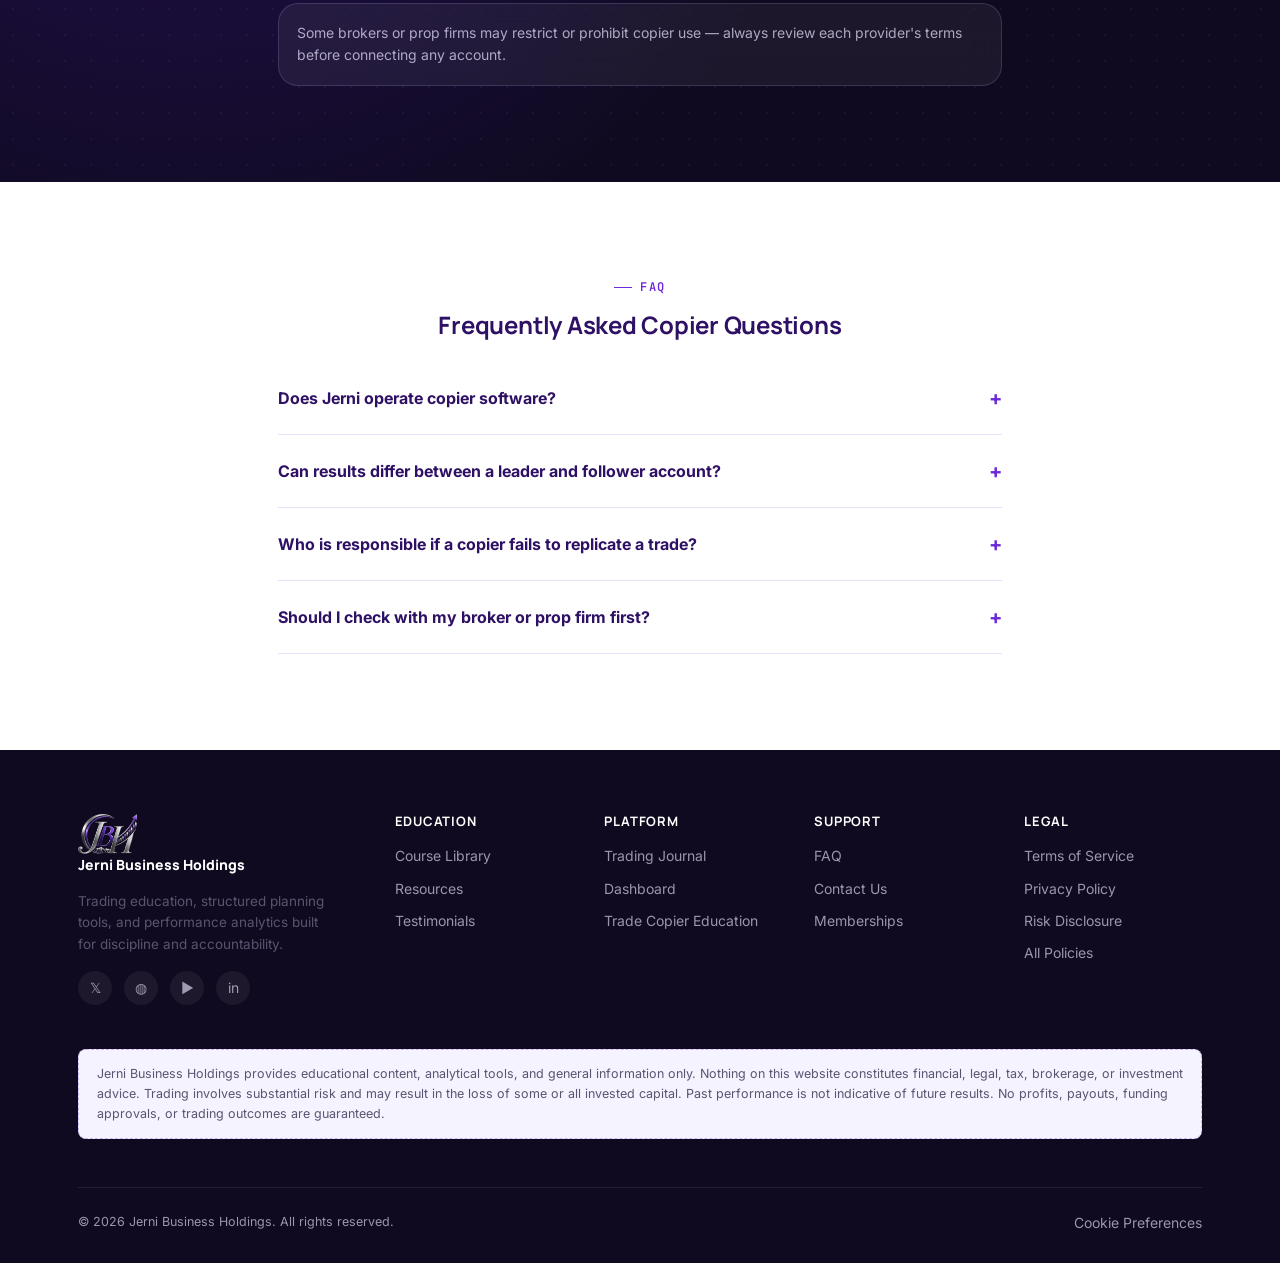
<file: copier.html>
<!DOCTYPE html>
<html lang="en">
<head>
<meta charset="UTF-8">
<meta name="viewport" content="width=device-width, initial-scale=1.0">
<title>Trade Copier Education | Jerni Business Holdings</title>
<link rel="icon" type="image/png" href="assets/logo-icon.png">
<link rel="preconnect" href="https://fonts.googleapis.com">
<link href="https://fonts.googleapis.com/css2?family=Manrope:wght@500;700;800&family=Inter:wght@400;500;600;700&family=JetBrains+Mono:wght@500;600;700&display=swap" rel="stylesheet">
<link rel="stylesheet" href="assets/style.css">
</head>
<body>
<header class="nav">
  <div class="wrap">
    <a href="index.html" class="brand"><img src="assets/logo-icon.png" alt="Jerni Business Holdings" class="brand-logo">Jerni Business Holdings</a>
    <span class="nav-tagline">PLAN THE TRADE TRADE THE PLAN</span>
    <nav class="nav-links">
      <a href="index.html">Home</a>
      <a href="about.html">About</a>
      <a href="education.html">Trading Education</a>
      <a href="journal.html">Trading Journal</a>
      <a href="dashboard.html">Dashboard</a>
      <a href="copier.html" class="active">Trade Copier Education</a>
      <a href="memberships.html">Memberships</a>
      <a href="resources.html">Resources</a>
      <a href="faq.html">FAQ</a>
      <a href="contact.html">Contact</a>
    </nav>
    <div class="nav-cta">
      <a href="memberships.html" class="btn btn-primary btn-sm">Get Started</a>
    </div>
    <button class="nav-toggle" aria-label="Menu"><span></span><span></span><span></span></button>
  </div>
</header>

<section class="page-hero">
  <div class="wrap max-w-lg center">
    <span class="tag">Educational Overview</span>
    <h1 style="font-size:38px;">Understanding Trade-Copier Technology</h1>
    <p>This page is educational only. It does not offer, recommend, or configure any copier service.</p>
  </div>
</section>

<section class="section" style="padding-top:0;">
  <div class="wrap grid grid-2" style="gap:24px; align-items:start;">
    <div class="card"><h3 style="font-size:17px;">What Is Trade-Copier Technology?</h3><p style="font-size:14.5px;">Trade-copier technology is software that replicates trade activity from one account to one or more other accounts, typically to keep positions aligned across accounts.</p></div>
    <div class="card"><h3 style="font-size:17px;">Leader and Follower Account Structure</h3><p style="font-size:14.5px;">A "leader" account generates trade activity; "follower" accounts attempt to mirror that activity, often at a proportional size.</p></div>
    <div class="card"><h3 style="font-size:17px;">How Orders May Be Replicated</h3><p style="font-size:14.5px;">Orders are typically detected on the leader account and re-sent to follower accounts, subject to each platform's execution logic and latency.</p></div>
    <div class="card"><h3 style="font-size:17px;">Compatible Account Considerations</h3><p style="font-size:14.5px;">Not every broker, platform, or account type supports copier connections — compatibility should always be confirmed directly with the provider.</p></div>
    <div class="card"><h3 style="font-size:17px;">Slippage &amp; Execution Differences</h3><p style="font-size:14.5px;">Fills on follower accounts can differ from the leader account due to timing, liquidity, and market conditions at the moment of replication.</p></div>
    <div class="card"><h3 style="font-size:17px;">Connectivity &amp; Platform Risks</h3><p style="font-size:14.5px;">Internet interruptions, platform outages, or software issues can delay or prevent trade replication entirely.</p></div>
    <div class="card"><h3 style="font-size:17px;">Account Rule Differences</h3><p style="font-size:14.5px;">Leverage, margin, and risk rules can differ between accounts, which can change how an identical trade behaves on each one.</p></div>
    <div class="card"><h3 style="font-size:17px;">Risk Settings &amp; Position Multipliers</h3><p style="font-size:14.5px;">Some copier tools allow scaling trade size up or down between accounts — a setting that changes risk exposure and should be fully understood before use.</p></div>
  </div>
</section>

<section class="section-dark section">
  <div class="wrap max-w-lg">
    <h2 style="text-align:center; margin-bottom:24px;">Important Notices</h2>
    <div class="grid grid-2" style="gap:16px;">
      <div class="glass" style="padding:18px;"><p style="margin:0; font-size:14px;">Jerni does not guarantee identical fills or outcomes between accounts.</p></div>
      <div class="glass" style="padding:18px;"><p style="margin:0; font-size:14px;">Past results do not predict future results.</p></div>
      <div class="glass" style="padding:18px;"><p style="margin:0; font-size:14px;">Technology can experience interruptions or delays.</p></div>
      <div class="glass" style="padding:18px;"><p style="margin:0; font-size:14px;">Users remain fully responsible for their own accounts and risk decisions.</p></div>
      <div class="glass" style="padding:18px; grid-column:1/-1;"><p style="margin:0; font-size:14px;">Some brokers or prop firms may restrict or prohibit copier use — always review each provider's terms before connecting any account.</p></div>
    </div>
  </div>
</section>

<section class="section">
  <div class="wrap max-w-lg">
    <span class="eyebrow" style="justify-content:center; display:flex;">FAQ</span>
    <h2 class="center" style="margin-bottom:24px;">Frequently Asked Copier Questions</h2>
    <div class="accordion">
      <div class="accordion-item"><div class="accordion-head">Does Jerni operate copier software?<span class="plus">+</span></div><div class="accordion-body"><p>No. This page provides general education about how copier technology works so members can evaluate providers with informed judgment.</p></div></div>
      <div class="accordion-item"><div class="accordion-head">Can results differ between a leader and follower account?<span class="plus">+</span></div><div class="accordion-body"><p>Yes — differences in timing, slippage, rules, and connectivity mean results are rarely identical.</p></div></div>
      <div class="accordion-item"><div class="accordion-head">Who is responsible if a copier fails to replicate a trade?<span class="plus">+</span></div><div class="accordion-body"><p>Account holders remain responsible for their own accounts and outcomes regardless of any technology used.</p></div></div>
      <div class="accordion-item"><div class="accordion-head">Should I check with my broker or prop firm first?<span class="plus">+</span></div><div class="accordion-body"><p>Yes — always review the specific terms of every account before connecting it to any copier tool.</p></div></div>
    </div>
  </div>
</section>

<footer class="footer">
  <div class="wrap">
    <div class="footer-grid">
      <div><a href="index.html" class="brand" style="color:var(--white); margin-bottom:14px;"><img src="assets/logo-icon.png" alt="Jerni Business Holdings" class="brand-logo">Jerni Business Holdings</a><p style="font-size:13.5px; max-width:260px;">Trading education, structured planning tools, and performance analytics built for discipline and accountability.</p><div class="social-row"><a href="#">𝕏</a><a href="#">◍</a><a href="#">▶</a><a href="#">in</a></div></div>
      <div><h4>Education</h4><a href="education.html">Course Library</a><a href="resources.html">Resources</a><a href="results.html">Testimonials</a></div>
      <div><h4>Platform</h4><a href="journal.html">Trading Journal</a><a href="dashboard.html">Dashboard</a><a href="copier.html">Trade Copier Education</a></div>
      <div><h4>Support</h4><a href="faq.html">FAQ</a><a href="contact.html">Contact Us</a><a href="memberships.html">Memberships</a></div>
      <div><h4>Legal</h4><a href="legal.html#terms">Terms of Service</a><a href="legal.html#privacy">Privacy Policy</a><a href="legal.html#risk">Risk Disclosure</a><a href="legal.html">All Policies</a></div>
    </div>
    <p class="disclaimer" style="margin-top:44px;">Jerni Business Holdings provides educational content, analytical tools, and general information only. Nothing on this website constitutes financial, legal, tax, brokerage, or investment advice. Trading involves substantial risk and may result in the loss of some or all invested capital. Past performance is not indicative of future results. No profits, payouts, funding approvals, or trading outcomes are guaranteed.</p>
    <div class="footer-bottom"><span>© 2026 Jerni Business Holdings. All rights reserved.</span><span><a href="#" style="display:inline;">Cookie Preferences</a></span></div>
  </div>
</footer>
<script src="assets/script.js"></script>
</body>
</html>
</file>
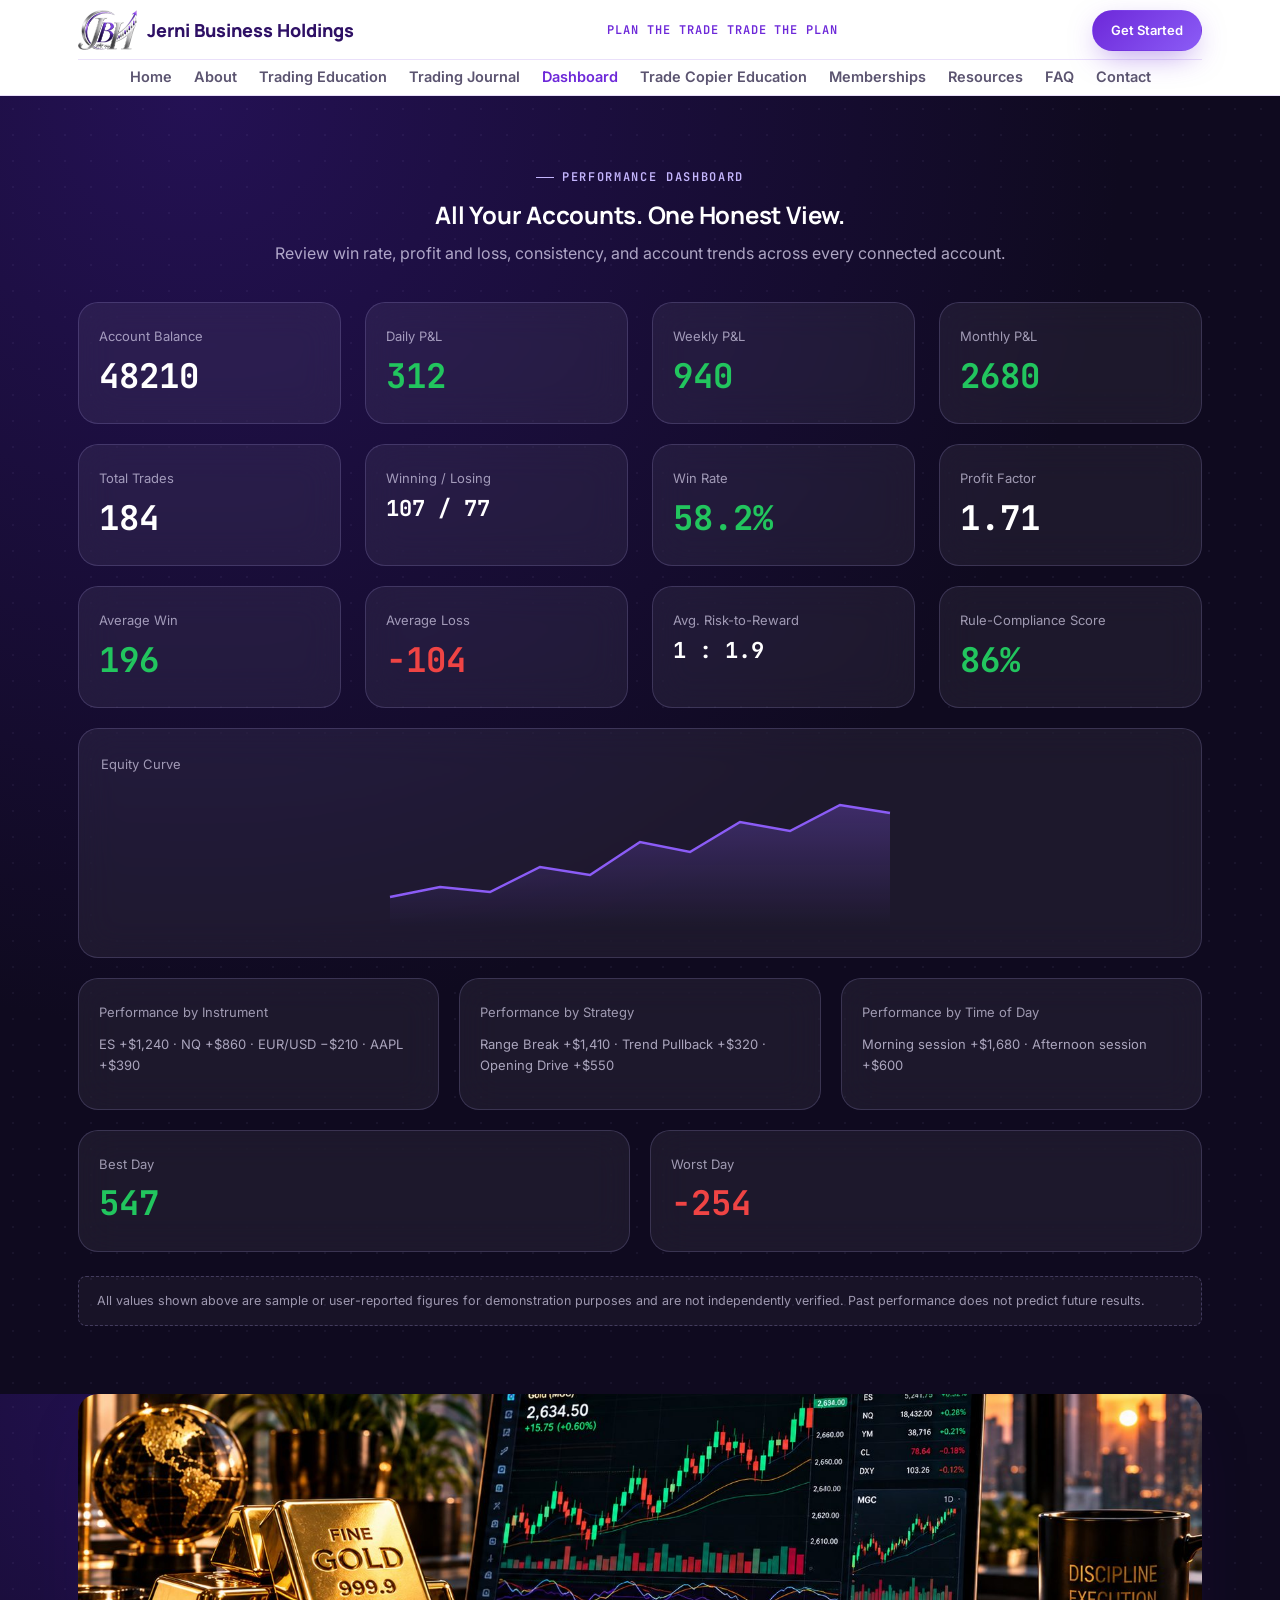
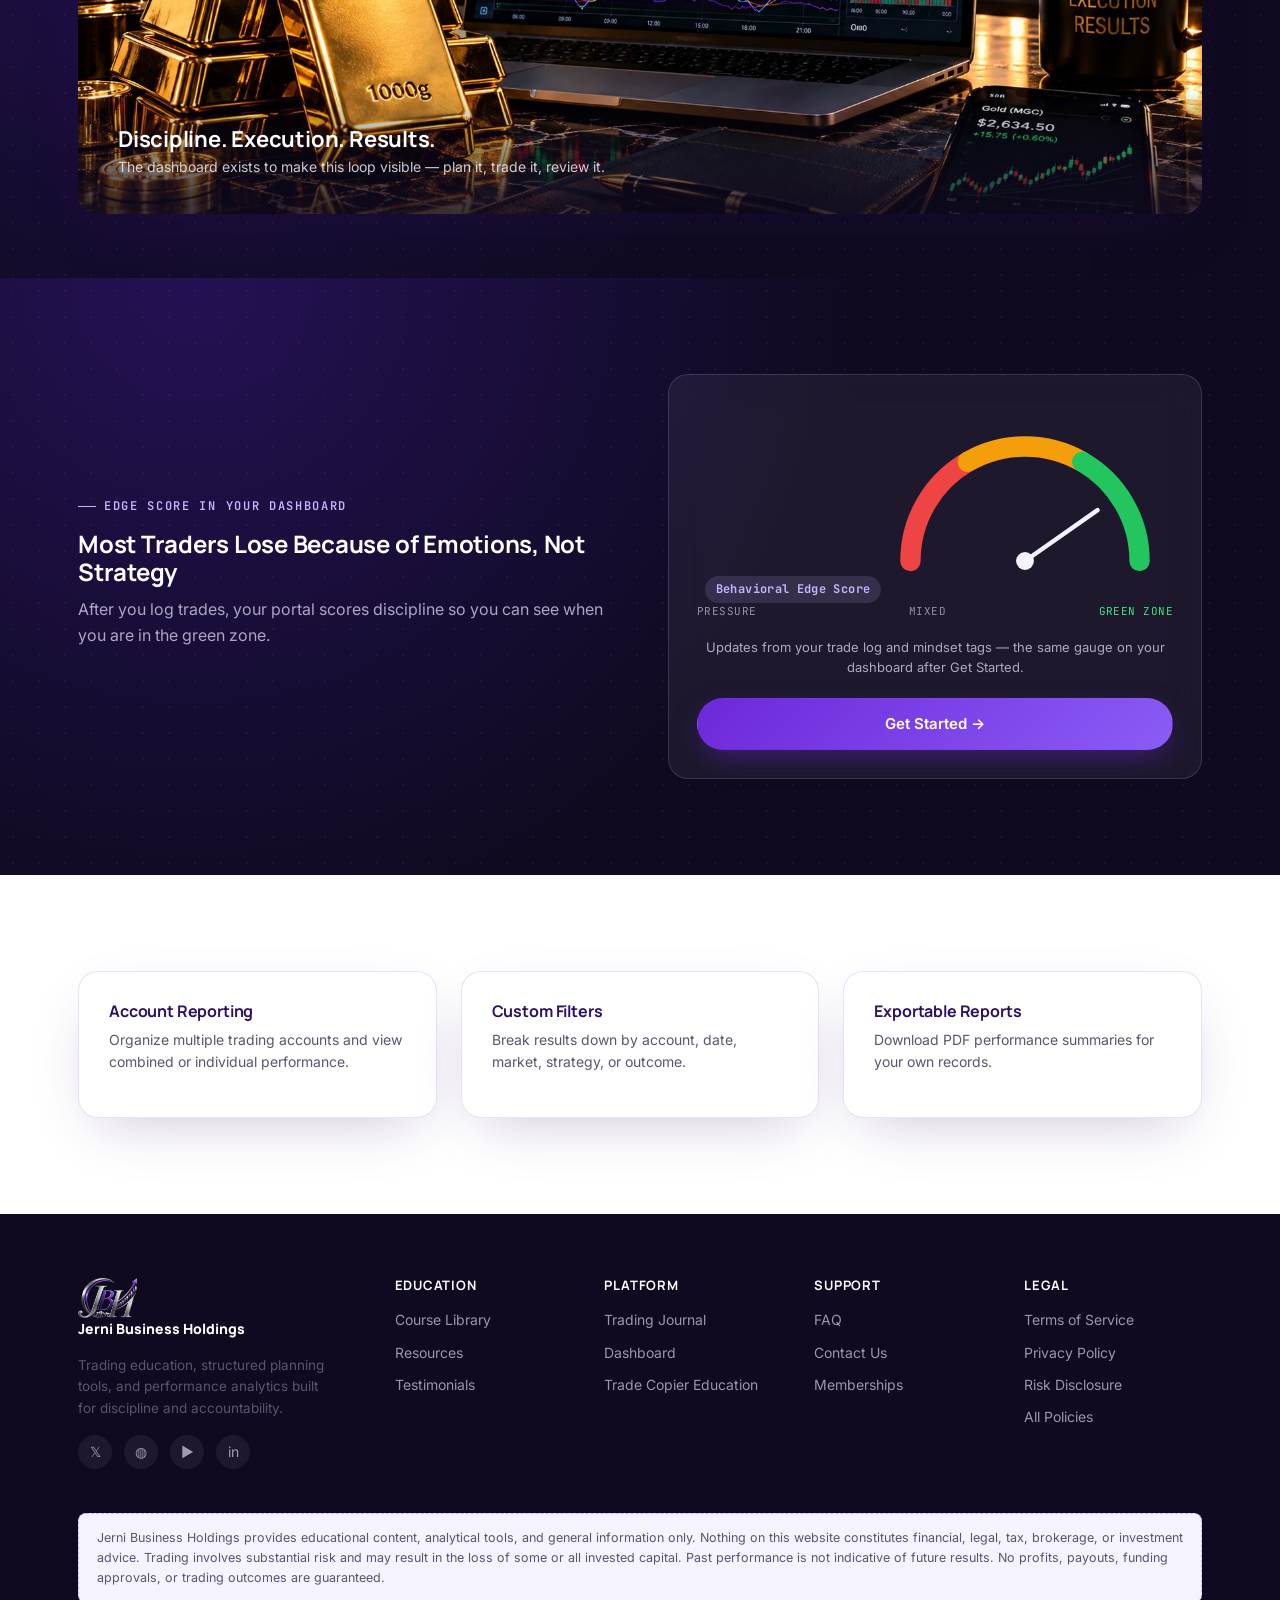
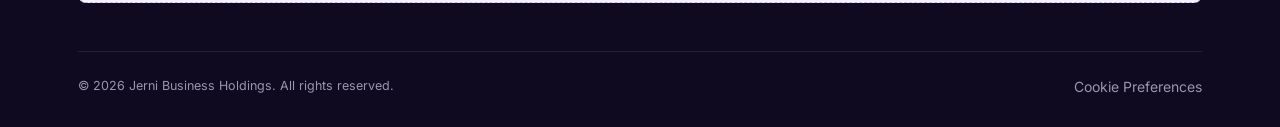
<file: dashboard.html>
<!DOCTYPE html>
<html lang="en">
<head>
<meta charset="UTF-8">
<meta name="viewport" content="width=device-width, initial-scale=1.0">
<title>Performance Dashboard | Jerni Business Holdings</title>
<link rel="icon" type="image/png" href="assets/logo-icon.png">
<link rel="preconnect" href="https://fonts.googleapis.com">
<link href="https://fonts.googleapis.com/css2?family=Manrope:wght@500;700;800&family=Inter:wght@400;500;600;700&family=JetBrains+Mono:wght@500;600;700&display=swap" rel="stylesheet">
<link rel="stylesheet" href="assets/style.css">
<style>
.cal { display:grid; grid-template-columns:repeat(7,1fr); gap:6px; }
.cal .day { aspect-ratio:1; border-radius:8px; display:flex; align-items:center; justify-content:center; font-size:11px; font-family:var(--font-mono); color:rgba(231,225,251,.7); }
.cal .pos { background:rgba(34,197,94,.18); color:#4ade80; }
.cal .neg { background:rgba(239,68,68,.18); color:#f87171; }
.cal .flat { background:rgba(255,255,255,.04); }
</style>
</head>
<body>
<header class="nav">
  <div class="wrap">
    <a href="index.html" class="brand"><img src="assets/logo-icon.png" alt="Jerni Business Holdings" class="brand-logo">Jerni Business Holdings</a>
    <span class="nav-tagline">PLAN THE TRADE TRADE THE PLAN</span>
    <nav class="nav-links">
      <a href="index.html">Home</a>
      <a href="about.html">About</a>
      <a href="education.html">Trading Education</a>
      <a href="journal.html">Trading Journal</a>
      <a href="dashboard.html" class="active">Dashboard</a>
      <a href="copier.html">Trade Copier Education</a>
      <a href="memberships.html">Memberships</a>
      <a href="resources.html">Resources</a>
      <a href="faq.html">FAQ</a>
      <a href="contact.html">Contact</a>
    </nav>
    <div class="nav-cta">
      <a href="memberships.html" class="btn btn-primary btn-sm">Get Started</a>
    </div>
    <button class="nav-toggle" aria-label="Menu"><span></span><span></span><span></span></button>
  </div>
</header>

<section class="section-dark" style="padding:64px 0 56px;">
  <div class="wrap">
    <div class="center max-w-lg" style="margin-bottom:36px;">
      <span class="eyebrow" style="justify-content:center;">Performance Dashboard</span>
      <h1 style="color:var(--white);">All Your Accounts. One Honest View.</h1>
      <p>Review win rate, profit and loss, consistency, and account trends across every connected account.</p>
    </div>

    <div class="grid grid-4" style="margin-bottom:20px;">
      <div class="glass" style="padding:20px;"><span class="stat-label">Account Balance</span><span class="stat-num" data-count="48210" data-suffix="">0</span></div>
      <div class="glass" style="padding:20px;"><span class="stat-label">Daily P&amp;L</span><span class="stat-num pos" data-count="312" data-suffix="">0</span></div>
      <div class="glass" style="padding:20px;"><span class="stat-label">Weekly P&amp;L</span><span class="stat-num pos" data-count="940" data-suffix="">0</span></div>
      <div class="glass" style="padding:20px;"><span class="stat-label">Monthly P&amp;L</span><span class="stat-num pos" data-count="2680" data-suffix="">0</span></div>
    </div>
    <div class="grid grid-4" style="margin-bottom:20px;">
      <div class="glass" style="padding:20px;"><span class="stat-label">Total Trades</span><span class="stat-num" data-count="184">0</span></div>
      <div class="glass" style="padding:20px;"><span class="stat-label">Winning / Losing</span><span class="stat-num" style="font-size:22px;">107 / 77</span></div>
      <div class="glass" style="padding:20px;"><span class="stat-label">Win Rate</span><span class="stat-num pos" data-count="58.2" data-decimals="1" data-suffix="%">0%</span></div>
      <div class="glass" style="padding:20px;"><span class="stat-label">Profit Factor</span><span class="stat-num" data-count="1.71" data-decimals="2">0</span></div>
    </div>
    <div class="grid grid-4" style="margin-bottom:20px;">
      <div class="glass" style="padding:20px;"><span class="stat-label">Average Win</span><span class="stat-num pos" data-count="196" data-suffix="">0</span></div>
      <div class="glass" style="padding:20px;"><span class="stat-label">Average Loss</span><span class="stat-num neg" data-count="-104" data-suffix="">0</span></div>
      <div class="glass" style="padding:20px;"><span class="stat-label">Avg. Risk-to-Reward</span><span class="stat-num" style="font-size:22px;">1 : 1.9</span></div>
      <div class="glass" style="padding:20px;"><span class="stat-label">Rule-Compliance Score</span><span class="stat-num pos" data-count="86" data-suffix="%">0%</span></div>
    </div>

    <div class="glass" style="padding:22px;">
      <span class="stat-label">Equity Curve</span>
      <svg viewBox="0 0 500 140" style="width:100%; height:140px; margin-top:10px;">
        <path d="M0,110 L50,100 L100,105 L150,80 L200,88 L250,55 L300,65 L350,35 L400,44 L450,18 L500,26" fill="none" stroke="#8B5CF6" stroke-width="2.5"/>
        <path d="M0,110 L50,100 L100,105 L150,80 L200,88 L250,55 L300,65 L350,35 L400,44 L450,18 L500,26 L500,140 L0,140 Z" fill="url(#eg)" opacity="0.3"/>
        <defs><linearGradient id="eg" x1="0" y1="0" x2="0" y2="1"><stop offset="0%" stop-color="#8B5CF6"/><stop offset="100%" stop-color="#8B5CF6" stop-opacity="0"/></linearGradient></defs>
      </svg>
    </div>

    <div class="grid grid-3" style="margin-top:20px; gap:20px;">
      <div class="glass" style="padding:20px;"><span class="stat-label">Performance by Instrument</span><p style="font-size:13px; margin-top:10px; color:rgba(231,225,251,.7);">ES +$1,240 · NQ +$860 · EUR/USD −$210 · AAPL +$390</p></div>
      <div class="glass" style="padding:20px;"><span class="stat-label">Performance by Strategy</span><p style="font-size:13px; margin-top:10px; color:rgba(231,225,251,.7);">Range Break +$1,410 · Trend Pullback +$320 · Opening Drive +$550</p></div>
      <div class="glass" style="padding:20px;"><span class="stat-label">Performance by Time of Day</span><p style="font-size:13px; margin-top:10px; color:rgba(231,225,251,.7);">Morning session +$1,680 · Afternoon session +$600</p></div>
    </div>
    <div class="grid grid-2" style="margin-top:20px; gap:20px;">
      <div class="glass" style="padding:20px;"><span class="stat-label">Best Day</span><span class="stat-num pos" data-count="612" data-suffix="">0</span></div>
      <div class="glass" style="padding:20px;"><span class="stat-label">Worst Day</span><span class="stat-num neg" data-count="-284" data-suffix="">0</span></div>
    </div>

    <p class="disclaimer" style="margin-top:24px;">All values shown above are sample or user-reported figures for demonstration purposes and are not independently verified. Past performance does not predict future results.</p>
  </div>
</section>

<section class="section-dark" style="padding:0 0 64px;">
  <div class="wrap">
    <div class="photo-banner">
      <img src="assets/photos/photo-gold-discipline.jpg" alt="Trading desk with gold bars, a leather-bound trading plan journal, and a phone and laptop showing live charts">
      <div class="photo-caption">
        <h3>Discipline. Execution. Results.</h3>
        <p>The dashboard exists to make this loop visible — plan it, trade it, review it.</p>
      </div>
    </div>
  </div>
</section>

<!-- EDGE SCORE -->
<section class="section-dark section">
  <div class="wrap" style="display:grid; grid-template-columns:1fr 1fr; gap:56px; align-items:center;">
    <div>
      <span class="eyebrow">Edge Score in your dashboard</span>
      <h2>Most Traders Lose Because of Emotions, Not Strategy</h2>
      <p>After you log trades, your portal scores discipline so you can see when you are in the green zone.</p>
    </div>
    <div class="glass reveal" style="padding:28px; text-align:center;">
      <span class="tag" style="background:rgba(196,181,253,.14); color:#C4B5FD;">Behavioral Edge Score</span>
      <svg viewBox="0 0 220 130" style="width:100%; max-width:280px; margin:18px auto 6px;">
        <path d="M 20,110 A 90,90 0 0 1 65,32.06" fill="none" stroke="#EF4444" stroke-width="16" stroke-linecap="round"/>
        <path d="M 65,32.06 A 90,90 0 0 1 155,32.06" fill="none" stroke="#F59E0B" stroke-width="16" stroke-linecap="round"/>
        <path d="M 155,32.06 A 90,90 0 0 1 200,110" fill="none" stroke="#22C55E" stroke-width="16" stroke-linecap="round"/>
        <line x1="110" y1="110" x2="167" y2="70" stroke="#F5F3FF" stroke-width="3.5" stroke-linecap="round"/>
        <circle cx="110" cy="110" r="7" fill="#F5F3FF"/>
      </svg>
      <div class="flex-between" style="font-size:11px; font-family:var(--font-mono); color:rgba(231,225,251,.6); text-transform:uppercase; letter-spacing:.04em; margin-bottom:16px;">
        <span>Pressure</span><span>Mixed</span><span style="color:#4ade80;">Green zone</span>
      </div>
      <p style="font-size:13px; margin-bottom:20px;">Updates from your trade log and mindset tags — the same gauge on your dashboard after Get Started.</p>
      <a href="memberships.html" class="btn btn-primary btn-block">Get Started →</a>
    </div>
  </div>
</section>

<section class="section">
  <div class="wrap grid grid-3">
    <div class="card reveal"><h3 style="font-size:16px;">Account Reporting</h3><p style="font-size:14px;">Organize multiple trading accounts and view combined or individual performance.</p></div>
    <div class="card reveal"><h3 style="font-size:16px;">Custom Filters</h3><p style="font-size:14px;">Break results down by account, date, market, strategy, or outcome.</p></div>
    <div class="card reveal"><h3 style="font-size:16px;">Exportable Reports</h3><p style="font-size:14px;">Download PDF performance summaries for your own records.</p></div>
  </div>
</section>

<footer class="footer">
  <div class="wrap">
    <div class="footer-grid">
      <div><a href="index.html" class="brand" style="color:var(--white); margin-bottom:14px;"><img src="assets/logo-icon.png" alt="Jerni Business Holdings" class="brand-logo">Jerni Business Holdings</a><p style="font-size:13.5px; max-width:260px;">Trading education, structured planning tools, and performance analytics built for discipline and accountability.</p><div class="social-row"><a href="#">𝕏</a><a href="#">◍</a><a href="#">▶</a><a href="#">in</a></div></div>
      <div><h4>Education</h4><a href="education.html">Course Library</a><a href="resources.html">Resources</a><a href="results.html">Testimonials</a></div>
      <div><h4>Platform</h4><a href="journal.html">Trading Journal</a><a href="dashboard.html">Dashboard</a><a href="copier.html">Trade Copier Education</a></div>
      <div><h4>Support</h4><a href="faq.html">FAQ</a><a href="contact.html">Contact Us</a><a href="memberships.html">Memberships</a></div>
      <div><h4>Legal</h4><a href="legal.html#terms">Terms of Service</a><a href="legal.html#privacy">Privacy Policy</a><a href="legal.html#risk">Risk Disclosure</a><a href="legal.html">All Policies</a></div>
    </div>
    <p class="disclaimer" style="margin-top:44px;">Jerni Business Holdings provides educational content, analytical tools, and general information only. Nothing on this website constitutes financial, legal, tax, brokerage, or investment advice. Trading involves substantial risk and may result in the loss of some or all invested capital. Past performance is not indicative of future results. No profits, payouts, funding approvals, or trading outcomes are guaranteed.</p>
    <div class="footer-bottom"><span>© 2026 Jerni Business Holdings. All rights reserved.</span><span><a href="#" style="display:inline;">Cookie Preferences</a></span></div>
  </div>
</footer>
<script src="assets/script.js"></script>
<style>.reveal{opacity:0; transform:translateY(16px); transition:opacity .6s ease, transform .6s ease;} .reveal.in{opacity:1; transform:none;}</style>
</body>
</html>
</file>
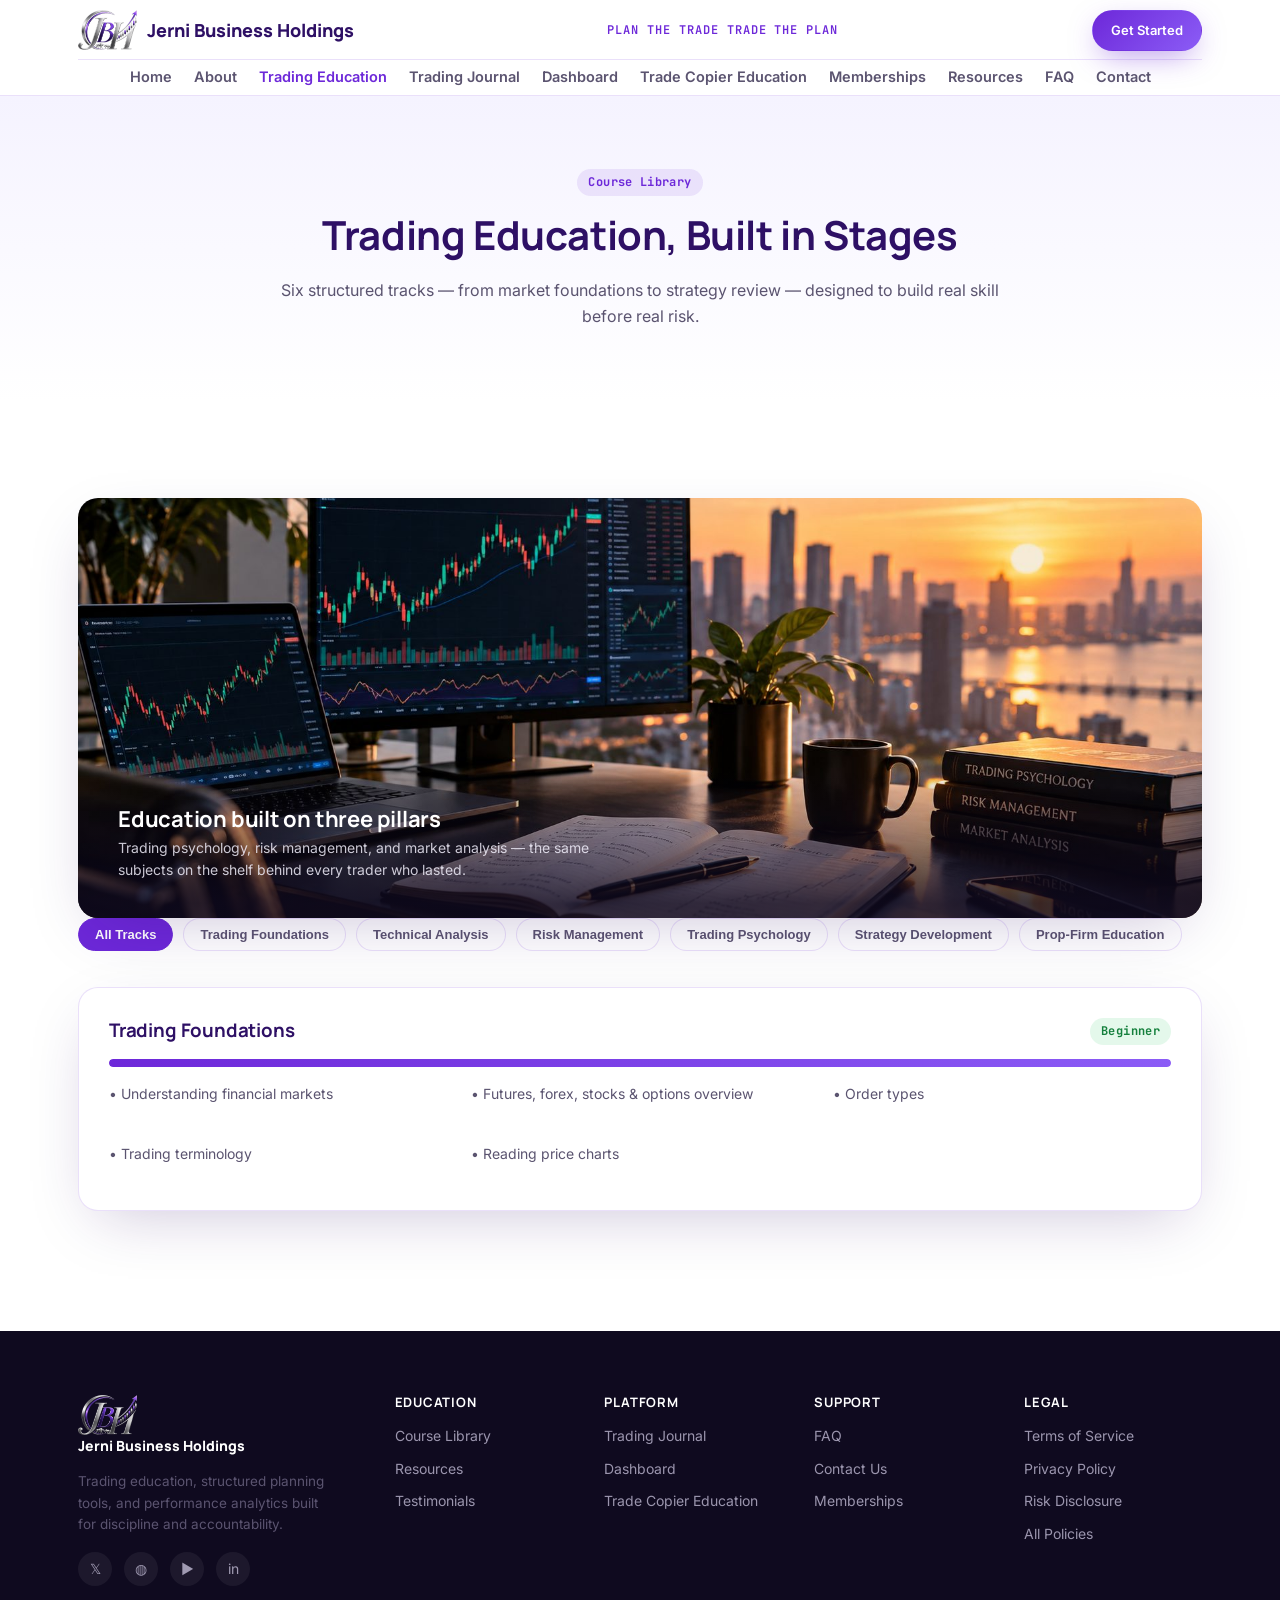
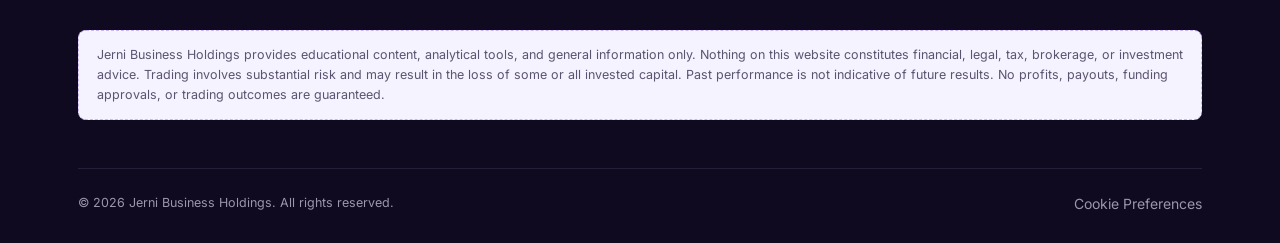
<file: education.html>
<!DOCTYPE html>
<html lang="en">
<head>
<meta charset="UTF-8">
<meta name="viewport" content="width=device-width, initial-scale=1.0">
<title>Trading Education | Jerni Business Holdings</title>
<link rel="icon" type="image/png" href="assets/logo-icon.png">
<link rel="preconnect" href="https://fonts.googleapis.com">
<link href="https://fonts.googleapis.com/css2?family=Manrope:wght@500;700;800&family=Inter:wght@400;500;600;700&family=JetBrains+Mono:wght@500;600;700&display=swap" rel="stylesheet">
<link rel="stylesheet" href="assets/style.css">
<style>
.filter-bar { display:flex; gap:10px; flex-wrap:wrap; margin-bottom:36px; }
.filter-chip { padding:8px 16px; border-radius:999px; border:1.5px solid var(--line); font-size:13px; font-weight:700; color:var(--ink-soft); cursor:pointer; background:var(--white); }
.filter-chip.active { background:var(--primary); border-color:var(--primary); color:var(--white); }
.track { display:none; }
.track.show { display:block; }
</style>
</head>
<body>
<header class="nav">
  <div class="wrap">
    <a href="index.html" class="brand"><img src="assets/logo-icon.png" alt="Jerni Business Holdings" class="brand-logo">Jerni Business Holdings</a>
    <span class="nav-tagline">PLAN THE TRADE TRADE THE PLAN</span>
    <nav class="nav-links">
      <a href="index.html">Home</a>
      <a href="about.html">About</a>
      <a href="education.html" class="active">Trading Education</a>
      <a href="journal.html">Trading Journal</a>
      <a href="dashboard.html">Dashboard</a>
      <a href="copier.html">Trade Copier Education</a>
      <a href="memberships.html">Memberships</a>
      <a href="resources.html">Resources</a>
      <a href="faq.html">FAQ</a>
      <a href="contact.html">Contact</a>
    </nav>
    <div class="nav-cta">
      <a href="memberships.html" class="btn btn-primary btn-sm">Get Started</a>
    </div>
    <button class="nav-toggle" aria-label="Menu"><span></span><span></span><span></span></button>
  </div>
</header>

<section class="page-hero">
  <div class="wrap max-w-lg center">
    <span class="tag">Course Library</span>
    <h1 style="font-size:40px;">Trading Education, Built in Stages</h1>
    <p>Six structured tracks — from market foundations to strategy review — designed to build real skill before real risk.</p>
  </div>
</section>

<section class="section" style="padding-bottom:0;">
  <div class="wrap">
    <div class="photo-banner">
      <img src="assets/photos/photo-desk-sunrise.jpg" alt="Trading desk at sunrise with charts on screen, an open journal, and books on trading psychology, risk management, and market analysis">
      <div class="photo-caption">
        <h3>Education built on three pillars</h3>
        <p>Trading psychology, risk management, and market analysis — the same subjects on the shelf behind every trader who lasted.</p>
      </div>
    </div>
  </div>
</section>

<section class="section" style="padding-top:0;">
  <div class="wrap">
    <div class="filter-bar" id="track-filters">
      <button class="filter-chip active" data-track="all">All Tracks</button>
      <button class="filter-chip" data-track="foundations">Trading Foundations</button>
      <button class="filter-chip" data-track="technical">Technical Analysis</button>
      <button class="filter-chip" data-track="risk">Risk Management</button>
      <button class="filter-chip" data-track="psychology">Trading Psychology</button>
      <button class="filter-chip" data-track="strategy">Strategy Development</button>
      <button class="filter-chip" data-track="propfirm">Prop-Firm Education</button>
    </div>

    <div id="track-foundations" class="track show card" style="margin-bottom:24px;">
      <div class="flex-between" style="margin-bottom:14px;"><h3 style="margin:0;">Trading Foundations</h3><span class="tag tag-green">Beginner</span></div>
      <div class="progress" style="margin-bottom:8px;"><div style="width:100%"></div></div>
      <div class="grid grid-3" style="margin-top:16px;">
        <p style="font-size:14px;">• Understanding financial markets</p>
        <p style="font-size:14px;">• Futures, forex, stocks &amp; options overview</p>
        <p style="font-size:14px;">• Order types</p>
        <p style="font-size:14px;">• Trading terminology</p>
        <p style="font-size:14px;">• Reading price charts</p>
      </div>
    </div>

    <div id="track-technical" class="track card" style="margin-bottom:24px;">
      <div class="flex-between" style="margin-bottom:14px;"><h3 style="margin:0;">Technical Analysis</h3><span class="tag tag-green">Beginner–Intermediate</span></div>
      <div class="grid grid-3" style="margin-top:16px;">
        <p style="font-size:14px;">• Candlestick structure</p>
        <p style="font-size:14px;">• Support and resistance</p>
        <p style="font-size:14px;">• Trends and ranges</p>
        <p style="font-size:14px;">• Market structure</p>
        <p style="font-size:14px;">• Volume and momentum</p>
        <p style="font-size:14px;">• Entry confirmations</p>
      </div>
    </div>

    <div id="track-risk" class="track card" style="margin-bottom:24px;">
      <div class="flex-between" style="margin-bottom:14px;"><h3 style="margin:0;">Risk Management</h3><span class="tag tag-gold">Core</span></div>
      <div class="grid grid-3" style="margin-top:16px;">
        <p style="font-size:14px;">• Position sizing</p>
        <p style="font-size:14px;">• Stop-loss placement</p>
        <p style="font-size:14px;">• Risk-to-reward ratios</p>
        <p style="font-size:14px;">• Daily loss limits</p>
        <p style="font-size:14px;">• Drawdown awareness</p>
        <p style="font-size:14px;">• Protecting trading capital</p>
      </div>
    </div>

    <div id="track-psychology" class="track card" style="margin-bottom:24px;">
      <div class="flex-between" style="margin-bottom:14px;"><h3 style="margin:0;">Trading Psychology</h3><span class="tag tag-gold">Core</span></div>
      <div class="grid grid-3" style="margin-top:16px;">
        <p style="font-size:14px;">• Emotional discipline</p>
        <p style="font-size:14px;">• Fear and greed</p>
        <p style="font-size:14px;">• Revenge trading</p>
        <p style="font-size:14px;">• Overtrading</p>
        <p style="font-size:14px;">• Building consistent routines</p>
        <p style="font-size:14px;">• Following a written plan</p>
      </div>
    </div>

    <div id="track-strategy" class="track card" style="margin-bottom:24px;">
      <div class="flex-between" style="margin-bottom:14px;"><h3 style="margin:0;">Strategy Development</h3><span class="tag">Advanced</span></div>
      <div class="grid grid-3" style="margin-top:16px;">
        <p style="font-size:14px;">• Creating a repeatable setup</p>
        <p style="font-size:14px;">• Backtesting</p>
        <p style="font-size:14px;">• Forward testing</p>
        <p style="font-size:14px;">• Documenting trade rules</p>
        <p style="font-size:14px;">• Reviewing strategy performance</p>
      </div>
    </div>

    <div id="track-propfirm" class="track card">
      <div class="flex-between" style="margin-bottom:14px;"><h3 style="margin:0;">Prop-Firm Education</h3><span class="tag">Advanced</span></div>
      <div class="grid grid-3" style="margin-top:16px;">
        <p style="font-size:14px;">• How evaluations generally work</p>
        <p style="font-size:14px;">• Understanding drawdown rules</p>
        <p style="font-size:14px;">• Daily and overall loss limits</p>
        <p style="font-size:14px;">• Consistency requirements</p>
        <p style="font-size:14px;">• Payout requirements</p>
        <p style="font-size:14px;">• Reviewing each provider's terms</p>
      </div>
      <p class="disclaimer" style="margin-top:16px;">Educational overview only. Always review the specific terms of any prop-firm provider directly — rules vary and can change.</p>
    </div>
  </div>
</section>

<footer class="footer">
  <div class="wrap">
    <div class="footer-grid">
      <div><a href="index.html" class="brand" style="color:var(--white); margin-bottom:14px;"><img src="assets/logo-icon.png" alt="Jerni Business Holdings" class="brand-logo">Jerni Business Holdings</a><p style="font-size:13.5px; max-width:260px;">Trading education, structured planning tools, and performance analytics built for discipline and accountability.</p><div class="social-row"><a href="#">𝕏</a><a href="#">◍</a><a href="#">▶</a><a href="#">in</a></div></div>
      <div><h4>Education</h4><a href="education.html">Course Library</a><a href="resources.html">Resources</a><a href="results.html">Testimonials</a></div>
      <div><h4>Platform</h4><a href="journal.html">Trading Journal</a><a href="dashboard.html">Dashboard</a><a href="copier.html">Trade Copier Education</a></div>
      <div><h4>Support</h4><a href="faq.html">FAQ</a><a href="contact.html">Contact Us</a><a href="memberships.html">Memberships</a></div>
      <div><h4>Legal</h4><a href="legal.html#terms">Terms of Service</a><a href="legal.html#privacy">Privacy Policy</a><a href="legal.html#risk">Risk Disclosure</a><a href="legal.html">All Policies</a></div>
    </div>
    <p class="disclaimer" style="margin-top:44px;">Jerni Business Holdings provides educational content, analytical tools, and general information only. Nothing on this website constitutes financial, legal, tax, brokerage, or investment advice. Trading involves substantial risk and may result in the loss of some or all invested capital. Past performance is not indicative of future results. No profits, payouts, funding approvals, or trading outcomes are guaranteed.</p>
    <div class="footer-bottom"><span>© 2026 Jerni Business Holdings. All rights reserved.</span><span><a href="#" style="display:inline;">Cookie Preferences</a></span></div>
  </div>
</footer>
<script src="assets/script.js"></script>
<script>
document.querySelectorAll('#track-filters .filter-chip').forEach(chip=>{
  chip.addEventListener('click', ()=>{
    document.querySelectorAll('#track-filters .filter-chip').forEach(c=>c.classList.remove('active'));
    chip.classList.add('active');
    const track = chip.dataset.track;
    document.querySelectorAll('.track').forEach(t=>{
      t.classList.toggle('show', track==='all' || t.id === 'track-'+track);
    });
  });
});
</script>
<style>.reveal{opacity:0; transform:translateY(16px); transition:opacity .6s ease, transform .6s ease;} .reveal.in{opacity:1; transform:none;}</style>
</body>
</html>
</file>
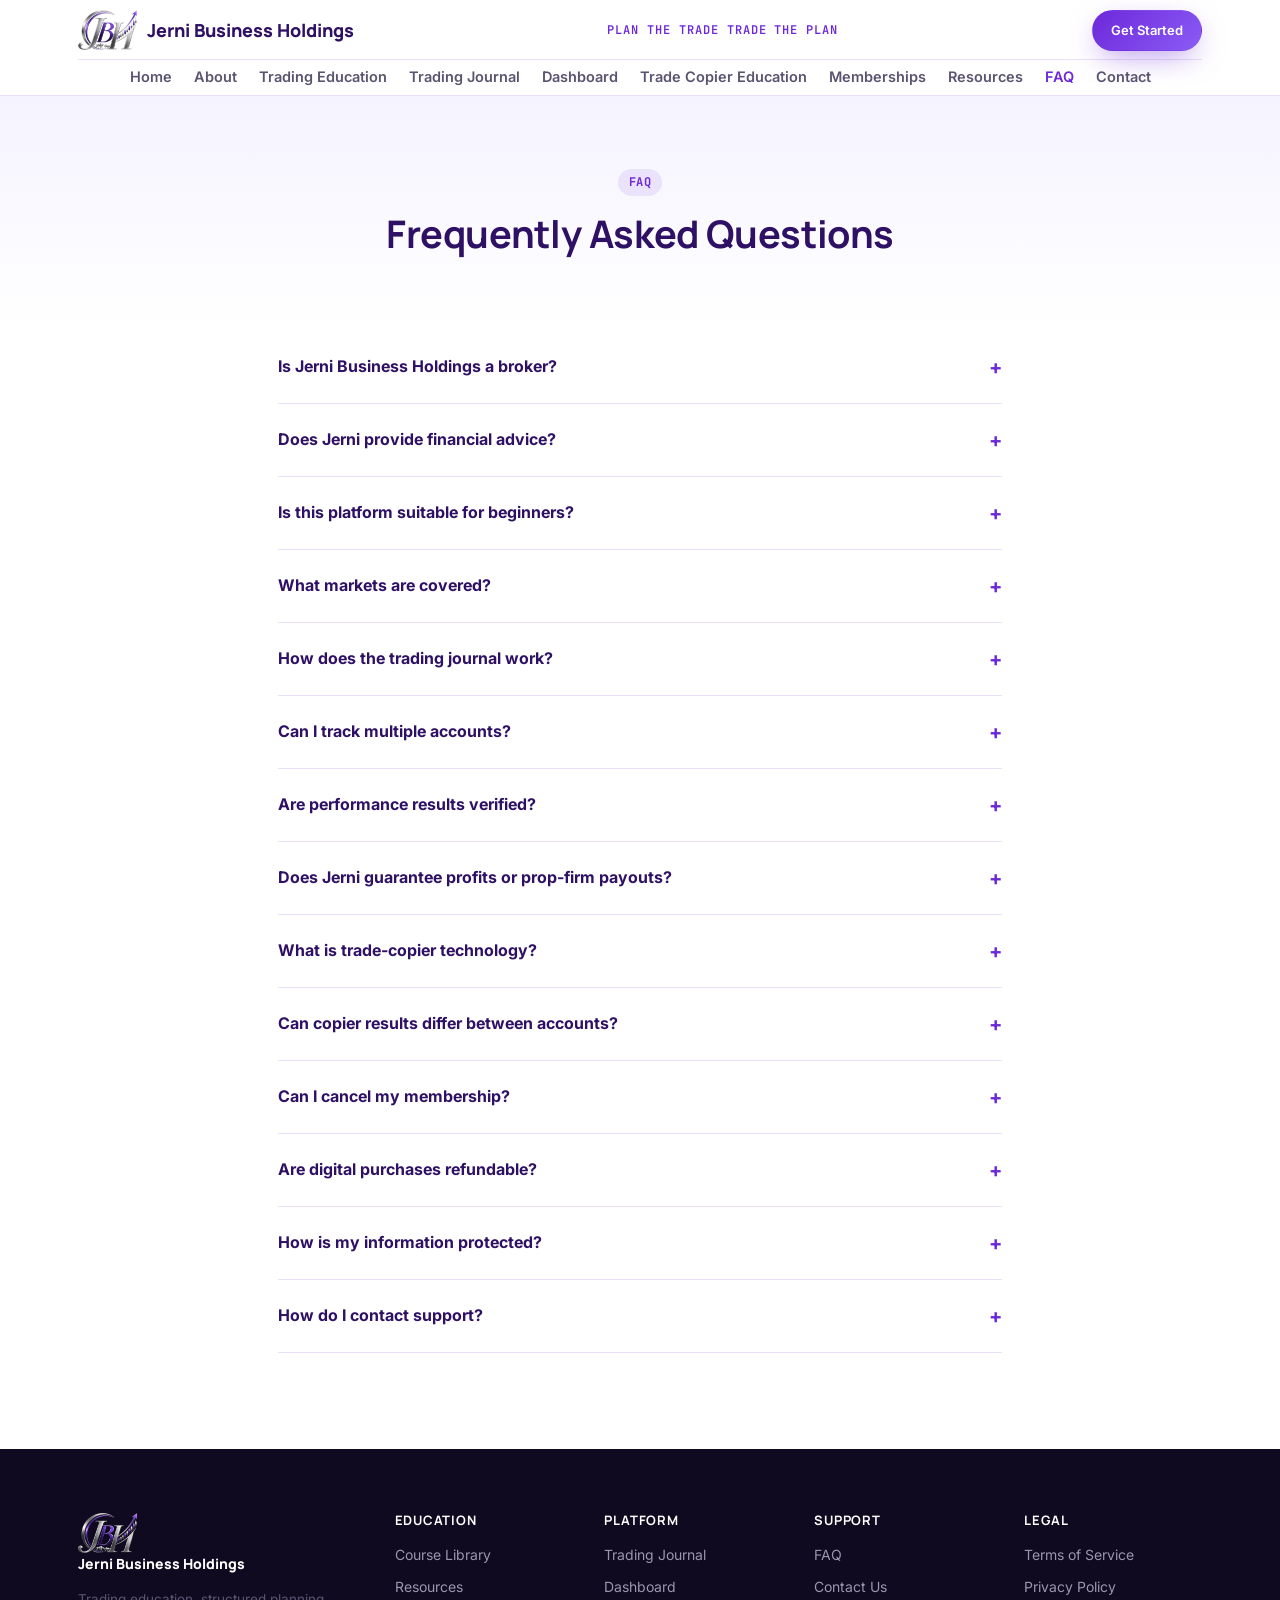
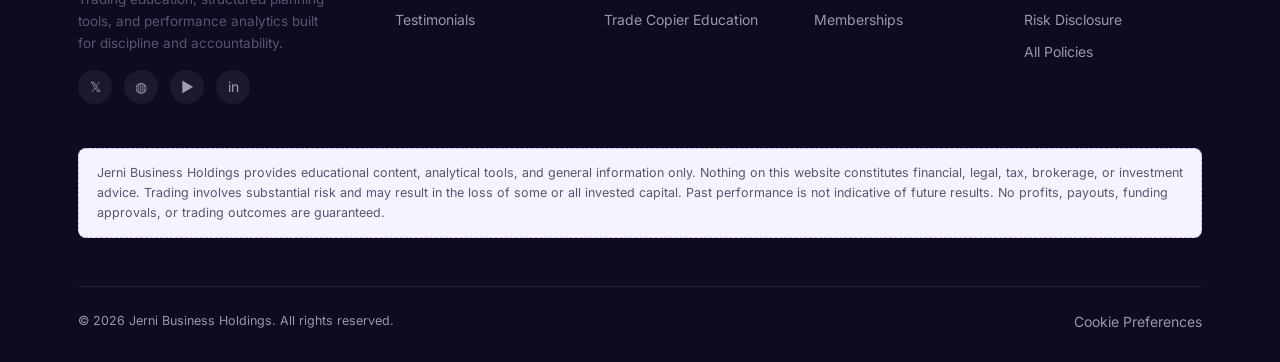
<file: faq.html>
<!DOCTYPE html>
<html lang="en">
<head>
<meta charset="UTF-8">
<meta name="viewport" content="width=device-width, initial-scale=1.0">
<title>FAQ | Jerni Business Holdings</title>
<link rel="icon" type="image/png" href="assets/logo-icon.png">
<link rel="preconnect" href="https://fonts.googleapis.com">
<link href="https://fonts.googleapis.com/css2?family=Manrope:wght@500;700;800&family=Inter:wght@400;500;600;700&family=JetBrains+Mono:wght@500;600;700&display=swap" rel="stylesheet">
<link rel="stylesheet" href="assets/style.css">
</head>
<body>
<header class="nav">
  <div class="wrap">
    <a href="index.html" class="brand"><img src="assets/logo-icon.png" alt="Jerni Business Holdings" class="brand-logo">Jerni Business Holdings</a>
    <span class="nav-tagline">PLAN THE TRADE TRADE THE PLAN</span>
    <nav class="nav-links">
      <a href="index.html">Home</a>
      <a href="about.html">About</a>
      <a href="education.html">Trading Education</a>
      <a href="journal.html">Trading Journal</a>
      <a href="dashboard.html">Dashboard</a>
      <a href="copier.html">Trade Copier Education</a>
      <a href="memberships.html">Memberships</a>
      <a href="resources.html">Resources</a>
      <a href="faq.html" class="active">FAQ</a>
      <a href="contact.html">Contact</a>
    </nav>
    <div class="nav-cta"><a href="memberships.html" class="btn btn-primary btn-sm">Get Started</a></div>
    <button class="nav-toggle" aria-label="Menu"><span></span><span></span><span></span></button>
  </div>
</header>

<section class="page-hero center">
  <div class="wrap max-w-lg">
    <span class="tag">FAQ</span>
    <h1 style="font-size:38px;">Frequently Asked Questions</h1>
  </div>
</section>

<section class="section" style="padding-top:0;">
  <div class="wrap max-w-lg">
    <div class="accordion">
      <div class="accordion-item"><div class="accordion-head">Is Jerni Business Holdings a broker?<span class="plus">+</span></div><div class="accordion-body"><p>No. Jerni Business Holdings is an educational platform providing trading education and analytical tools. We are not a brokerage and do not execute trades.</p></div></div>
      <div class="accordion-item"><div class="accordion-head">Does Jerni provide financial advice?<span class="plus">+</span></div><div class="accordion-body"><p>No. We provide general educational content and tools only. Nothing on this site is personalized financial, legal, or tax advice.</p></div></div>
      <div class="accordion-item"><div class="accordion-head">Is this platform suitable for beginners?<span class="plus">+</span></div><div class="accordion-body"><p>Yes. Our Trading Foundations track is built for beginners, with progressively advanced tracks for more experienced traders.</p></div></div>
      <div class="accordion-item"><div class="accordion-head">What markets are covered?<span class="plus">+</span></div><div class="accordion-body"><p>Our curriculum covers futures, forex, stocks, and options at an educational level, along with the journal and dashboard tools that work across all of them.</p></div></div>
      <div class="accordion-item"><div class="accordion-head">How does the trading journal work?<span class="plus">+</span></div><div class="accordion-body"><p>You record each trade — instrument, direction, size, entry/exit, emotions, and lessons learned — and filter or export that data for review.</p></div></div>
      <div class="accordion-item"><div class="accordion-head">Can I track multiple accounts?<span class="plus">+</span></div><div class="accordion-body"><p>Yes, Structured Trader and Professional Development members can organize and view multiple accounts from one dashboard.</p></div></div>
      <div class="accordion-item"><div class="accordion-head">Are performance results verified?<span class="plus">+</span></div><div class="accordion-body"><p>No. Dashboard figures reflect sample or user-reported data and are not independently verified.</p></div></div>
      <div class="accordion-item"><div class="accordion-head">Does Jerni guarantee profits or prop-firm payouts?<span class="plus">+</span></div><div class="accordion-body"><p>No. We do not guarantee profits, payouts, funding approvals, or any trading outcome.</p></div></div>
      <div class="accordion-item"><div class="accordion-head">What is trade-copier technology?<span class="plus">+</span></div><div class="accordion-body"><p>Software that replicates trade activity between a leader account and one or more follower accounts. See our Trade Copier Education page for a full overview.</p></div></div>
      <div class="accordion-item"><div class="accordion-head">Can copier results differ between accounts?<span class="plus">+</span></div><div class="accordion-body"><p>Yes — timing, slippage, account rules, and connectivity can all cause results to differ between a leader and follower account.</p></div></div>
      <div class="accordion-item"><div class="accordion-head">Can I cancel my membership?<span class="plus">+</span></div><div class="accordion-body"><p>Yes, at any time from your billing settings. Cancellation stops future billing; see our Refund and Cancellation Policy for details.</p></div></div>
      <div class="accordion-item"><div class="accordion-head">Are digital purchases refundable?<span class="plus">+</span></div><div class="accordion-body"><p>Refund eligibility depends on the product and timing of your request. Full terms are in our Refund and Cancellation Policy.</p></div></div>
      <div class="accordion-item"><div class="accordion-head">How is my information protected?<span class="plus">+</span></div><div class="accordion-body"><p>We use industry-standard security practices, including encrypted connections and secure authentication. See our Privacy Policy for details.</p></div></div>
      <div class="accordion-item"><div class="accordion-head">How do I contact support?<span class="plus">+</span></div><div class="accordion-body"><p>Visit our Contact page to reach us by form, email, or phone during support hours.</p></div></div>
    </div>
  </div>
</section>

<footer class="footer">
  <div class="wrap">
    <div class="footer-grid">
      <div><a href="index.html" class="brand" style="color:var(--white); margin-bottom:14px;"><img src="assets/logo-icon.png" alt="Jerni Business Holdings" class="brand-logo">Jerni Business Holdings</a><p style="font-size:13.5px; max-width:260px;">Trading education, structured planning tools, and performance analytics built for discipline and accountability.</p><div class="social-row"><a href="#">𝕏</a><a href="#">◍</a><a href="#">▶</a><a href="#">in</a></div></div>
      <div><h4>Education</h4><a href="education.html">Course Library</a><a href="resources.html">Resources</a><a href="results.html">Testimonials</a></div>
      <div><h4>Platform</h4><a href="journal.html">Trading Journal</a><a href="dashboard.html">Dashboard</a><a href="copier.html">Trade Copier Education</a></div>
      <div><h4>Support</h4><a href="faq.html">FAQ</a><a href="contact.html">Contact Us</a><a href="memberships.html">Memberships</a></div>
      <div><h4>Legal</h4><a href="legal.html#terms">Terms of Service</a><a href="legal.html#privacy">Privacy Policy</a><a href="legal.html#risk">Risk Disclosure</a><a href="legal.html">All Policies</a></div>
    </div>
    <p class="disclaimer" style="margin-top:44px;">Jerni Business Holdings provides educational content, analytical tools, and general information only. Nothing on this website constitutes financial, legal, tax, brokerage, or investment advice. Trading involves substantial risk and may result in the loss of some or all invested capital. Past performance is not indicative of future results. No profits, payouts, funding approvals, or trading outcomes are guaranteed.</p>
    <div class="footer-bottom"><span>© 2026 Jerni Business Holdings. All rights reserved.</span><span><a href="#" style="display:inline;">Cookie Preferences</a></span></div>
  </div>
</footer>
<script src="assets/script.js"></script>
</body>
</html>
</file>
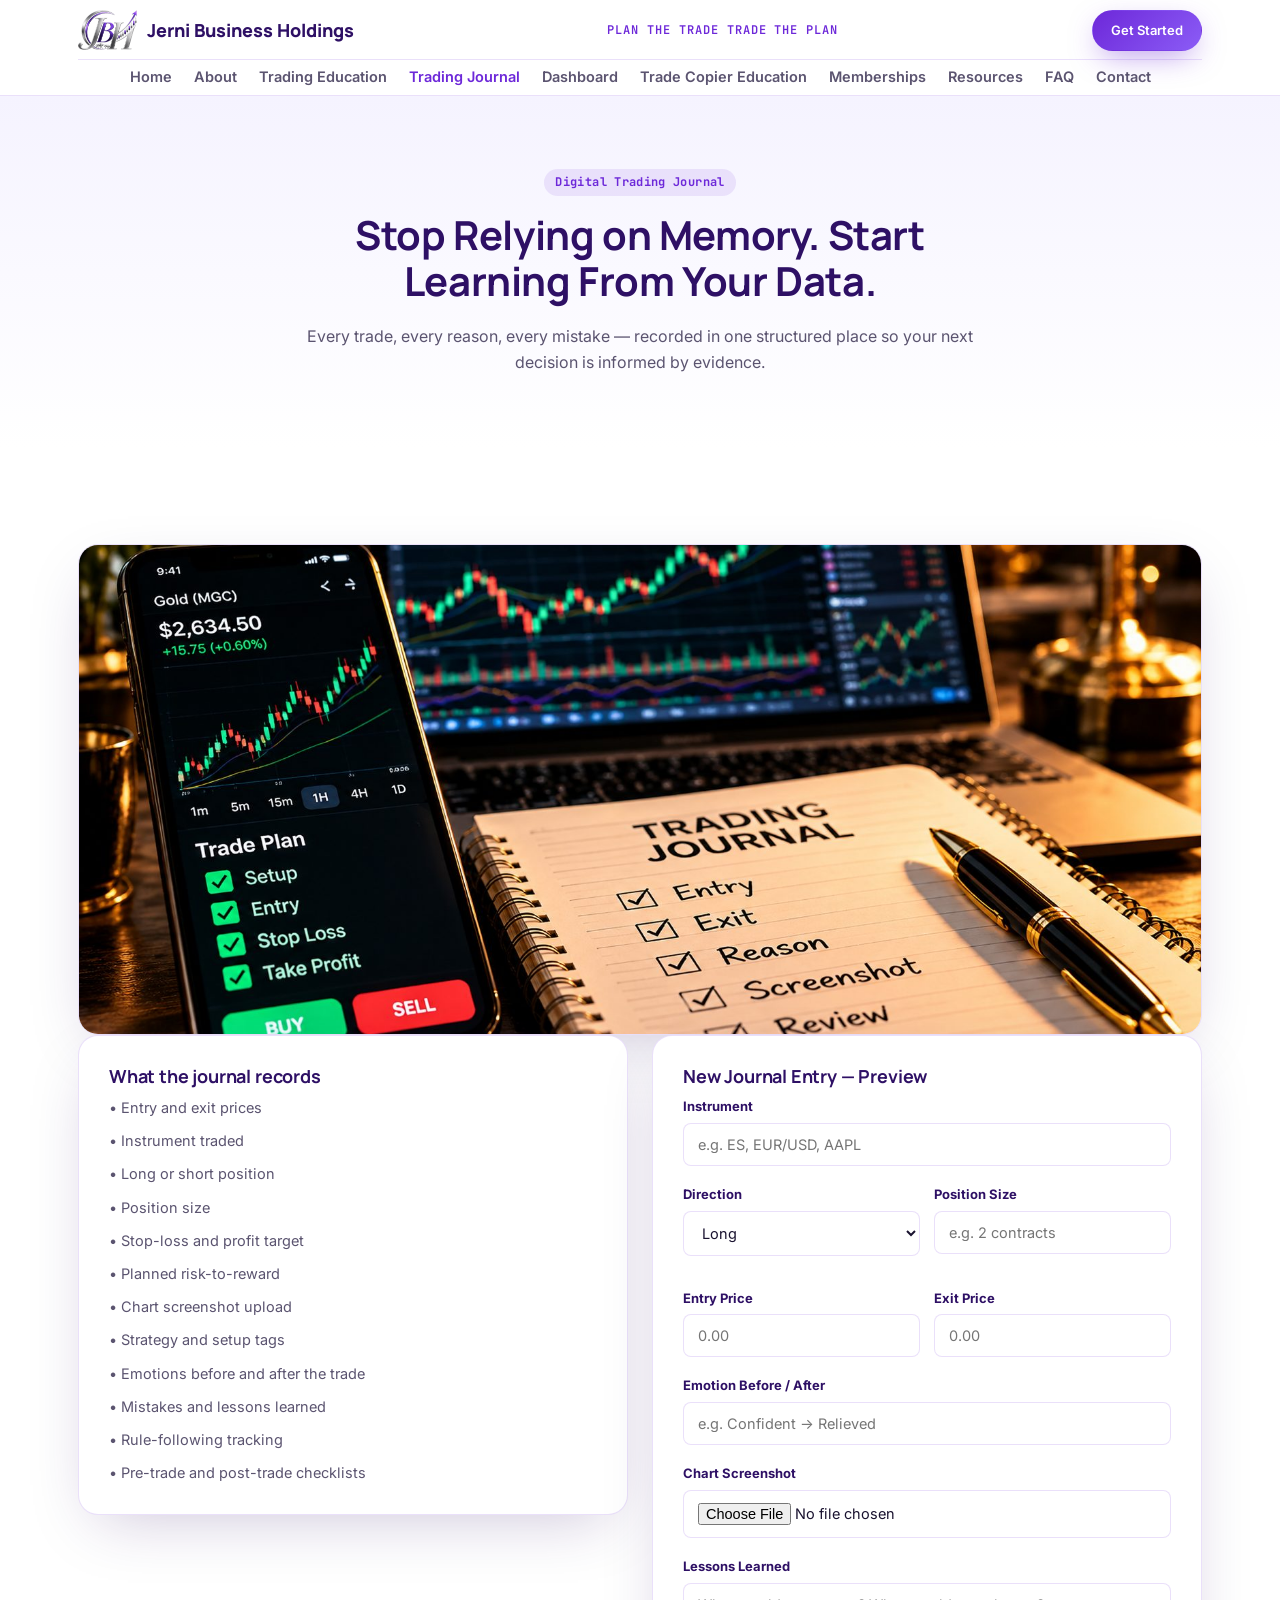
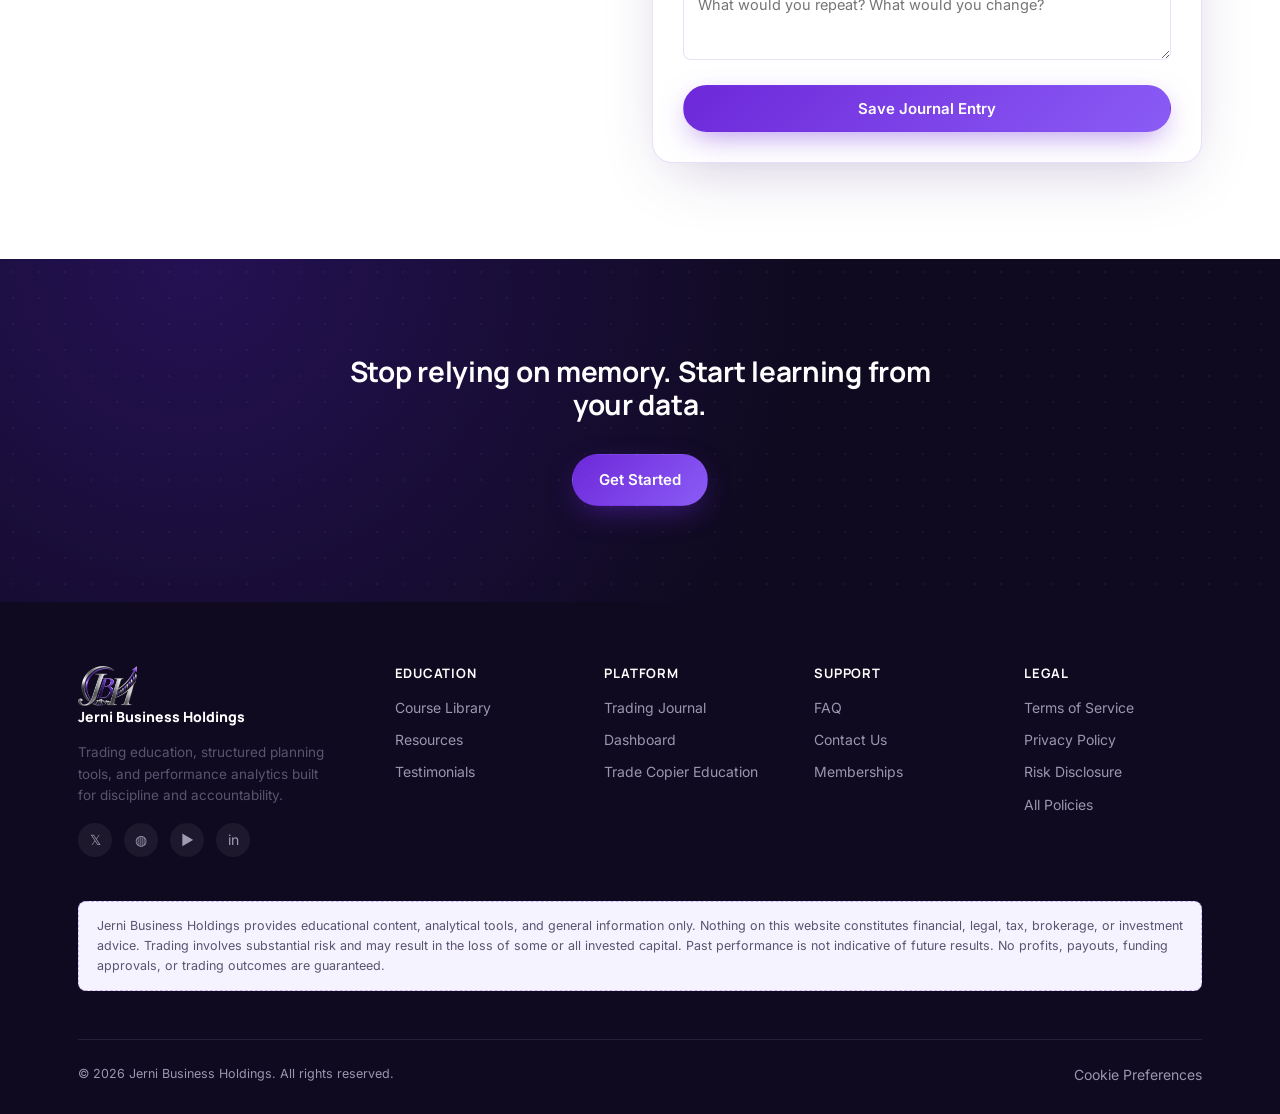
<file: journal.html>
<!DOCTYPE html>
<html lang="en">
<head>
<meta charset="UTF-8">
<meta name="viewport" content="width=device-width, initial-scale=1.0">
<title>Trading Journal | Jerni Business Holdings</title>
<link rel="icon" type="image/png" href="assets/logo-icon.png">
<link rel="preconnect" href="https://fonts.googleapis.com">
<link href="https://fonts.googleapis.com/css2?family=Manrope:wght@500;700;800&family=Inter:wght@400;500;600;700&family=JetBrains+Mono:wght@500;600;700&display=swap" rel="stylesheet">
<link rel="stylesheet" href="assets/style.css">
<style>
#journal-table { width:100%; border-collapse:collapse; font-size:13.5px; }
#journal-table th, #journal-table td { padding:12px 14px; border-bottom:1px solid var(--line); text-align:left; }
#journal-table th { font-family:var(--font-mono); text-transform:uppercase; font-size:11px; letter-spacing:.05em; color:var(--ink-soft); }
.pill { padding:3px 10px; border-radius:999px; font-size:12px; font-weight:700; }
.pill-win { background:rgba(34,197,94,.12); color:#15803d; }
.pill-loss { background:rgba(239,68,68,.12); color:#b91c1c; }
</style>
</head>
<body>
<header class="nav">
  <div class="wrap">
    <a href="index.html" class="brand"><img src="assets/logo-icon.png" alt="Jerni Business Holdings" class="brand-logo">Jerni Business Holdings</a>
    <span class="nav-tagline">PLAN THE TRADE TRADE THE PLAN</span>
    <nav class="nav-links">
      <a href="index.html">Home</a>
      <a href="about.html">About</a>
      <a href="education.html">Trading Education</a>
      <a href="journal.html" class="active">Trading Journal</a>
      <a href="dashboard.html">Dashboard</a>
      <a href="copier.html">Trade Copier Education</a>
      <a href="memberships.html">Memberships</a>
      <a href="resources.html">Resources</a>
      <a href="faq.html">FAQ</a>
      <a href="contact.html">Contact</a>
    </nav>
    <div class="nav-cta">
      <a href="memberships.html" class="btn btn-primary btn-sm">Get Started</a>
    </div>
    <button class="nav-toggle" aria-label="Menu"><span></span><span></span><span></span></button>
  </div>
</header>

<section class="page-hero">
  <div class="wrap max-w-lg center">
    <span class="tag">Digital Trading Journal</span>
    <h1 style="font-size:40px;">Stop Relying on Memory. Start Learning From Your Data.</h1>
    <p>Every trade, every reason, every mistake — recorded in one structured place so your next decision is informed by evidence.</p>
  </div>
</section>

<section class="section" style="padding-bottom:0;">
  <div class="wrap">
    <div class="photo-frame" style="aspect-ratio:16/7; border-radius:var(--radius-lg); overflow:hidden; box-shadow:var(--shadow-soft); border:1px solid var(--line);">
      <img src="assets/photos/photo-trade-plan.jpg" alt="Phone and laptop showing a trade plan checklist beside a handwritten trading journal" style="width:100%; height:100%; object-fit:cover; display:block;">
    </div>
  </div>
</section>

<section class="section" style="padding-top:0;">
  <div class="wrap grid grid-2" style="align-items:start;">
    <div class="card">
      <h3 style="font-size:18px;">What the journal records</h3>
      <ul style="display:grid; gap:10px; font-size:14.5px; color:var(--ink-soft);">
        <li>• Entry and exit prices</li>
        <li>• Instrument traded</li>
        <li>• Long or short position</li>
        <li>• Position size</li>
        <li>• Stop-loss and profit target</li>
        <li>• Planned risk-to-reward</li>
        <li>• Chart screenshot upload</li>
        <li>• Strategy and setup tags</li>
        <li>• Emotions before and after the trade</li>
        <li>• Mistakes and lessons learned</li>
        <li>• Rule-following tracking</li>
        <li>• Pre-trade and post-trade checklists</li>
      </ul>
    </div>
    <div class="card">
      <h3 style="font-size:18px;">New Journal Entry — Preview</h3>
      <div class="field"><label>Instrument</label><input type="text" placeholder="e.g. ES, EUR/USD, AAPL"></div>
      <div class="grid grid-2" style="gap:14px;">
        <div class="field"><label>Direction</label><select><option>Long</option><option>Short</option></select></div>
        <div class="field"><label>Position Size</label><input type="text" placeholder="e.g. 2 contracts"></div>
        <div class="field"><label>Entry Price</label><input type="text" placeholder="0.00"></div>
        <div class="field"><label>Exit Price</label><input type="text" placeholder="0.00"></div>
      </div>
      <div class="field"><label>Emotion Before / After</label><input type="text" placeholder="e.g. Confident → Relieved"></div>
      <div class="field"><label>Chart Screenshot</label><input type="file"></div>
      <div class="field"><label>Lessons Learned</label><textarea rows="3" placeholder="What would you repeat? What would you change?"></textarea></div>
      <button class="btn btn-primary btn-block" type="button" onclick="alert('This is a design preview — journal entries save once connected to your member account.')">Save Journal Entry</button>
    </div>
  </div>
</section>

<section class="section-dark section">
  <div class="wrap center max-w">
    <h2 style="font-size:28px;">Stop relying on memory. Start learning from your data.</h2>
    <a href="memberships.html" class="btn btn-primary" style="margin-top:20px;">Get Started</a>
  </div>
</section>

<footer class="footer">
  <div class="wrap">
    <div class="footer-grid">
      <div><a href="index.html" class="brand" style="color:var(--white); margin-bottom:14px;"><img src="assets/logo-icon.png" alt="Jerni Business Holdings" class="brand-logo">Jerni Business Holdings</a><p style="font-size:13.5px; max-width:260px;">Trading education, structured planning tools, and performance analytics built for discipline and accountability.</p><div class="social-row"><a href="#">𝕏</a><a href="#">◍</a><a href="#">▶</a><a href="#">in</a></div></div>
      <div><h4>Education</h4><a href="education.html">Course Library</a><a href="resources.html">Resources</a><a href="results.html">Testimonials</a></div>
      <div><h4>Platform</h4><a href="journal.html">Trading Journal</a><a href="dashboard.html">Dashboard</a><a href="copier.html">Trade Copier Education</a></div>
      <div><h4>Support</h4><a href="faq.html">FAQ</a><a href="contact.html">Contact Us</a><a href="memberships.html">Memberships</a></div>
      <div><h4>Legal</h4><a href="legal.html#terms">Terms of Service</a><a href="legal.html#privacy">Privacy Policy</a><a href="legal.html#risk">Risk Disclosure</a><a href="legal.html">All Policies</a></div>
    </div>
    <p class="disclaimer" style="margin-top:44px;">Jerni Business Holdings provides educational content, analytical tools, and general information only. Nothing on this website constitutes financial, legal, tax, brokerage, or investment advice. Trading involves substantial risk and may result in the loss of some or all invested capital. Past performance is not indicative of future results. No profits, payouts, funding approvals, or trading outcomes are guaranteed.</p>
    <div class="footer-bottom"><span>© 2026 Jerni Business Holdings. All rights reserved.</span><span><a href="#" style="display:inline;">Cookie Preferences</a></span></div>
  </div>
</footer>
<script src="assets/script.js"></script>
</body>
</html>
</file>
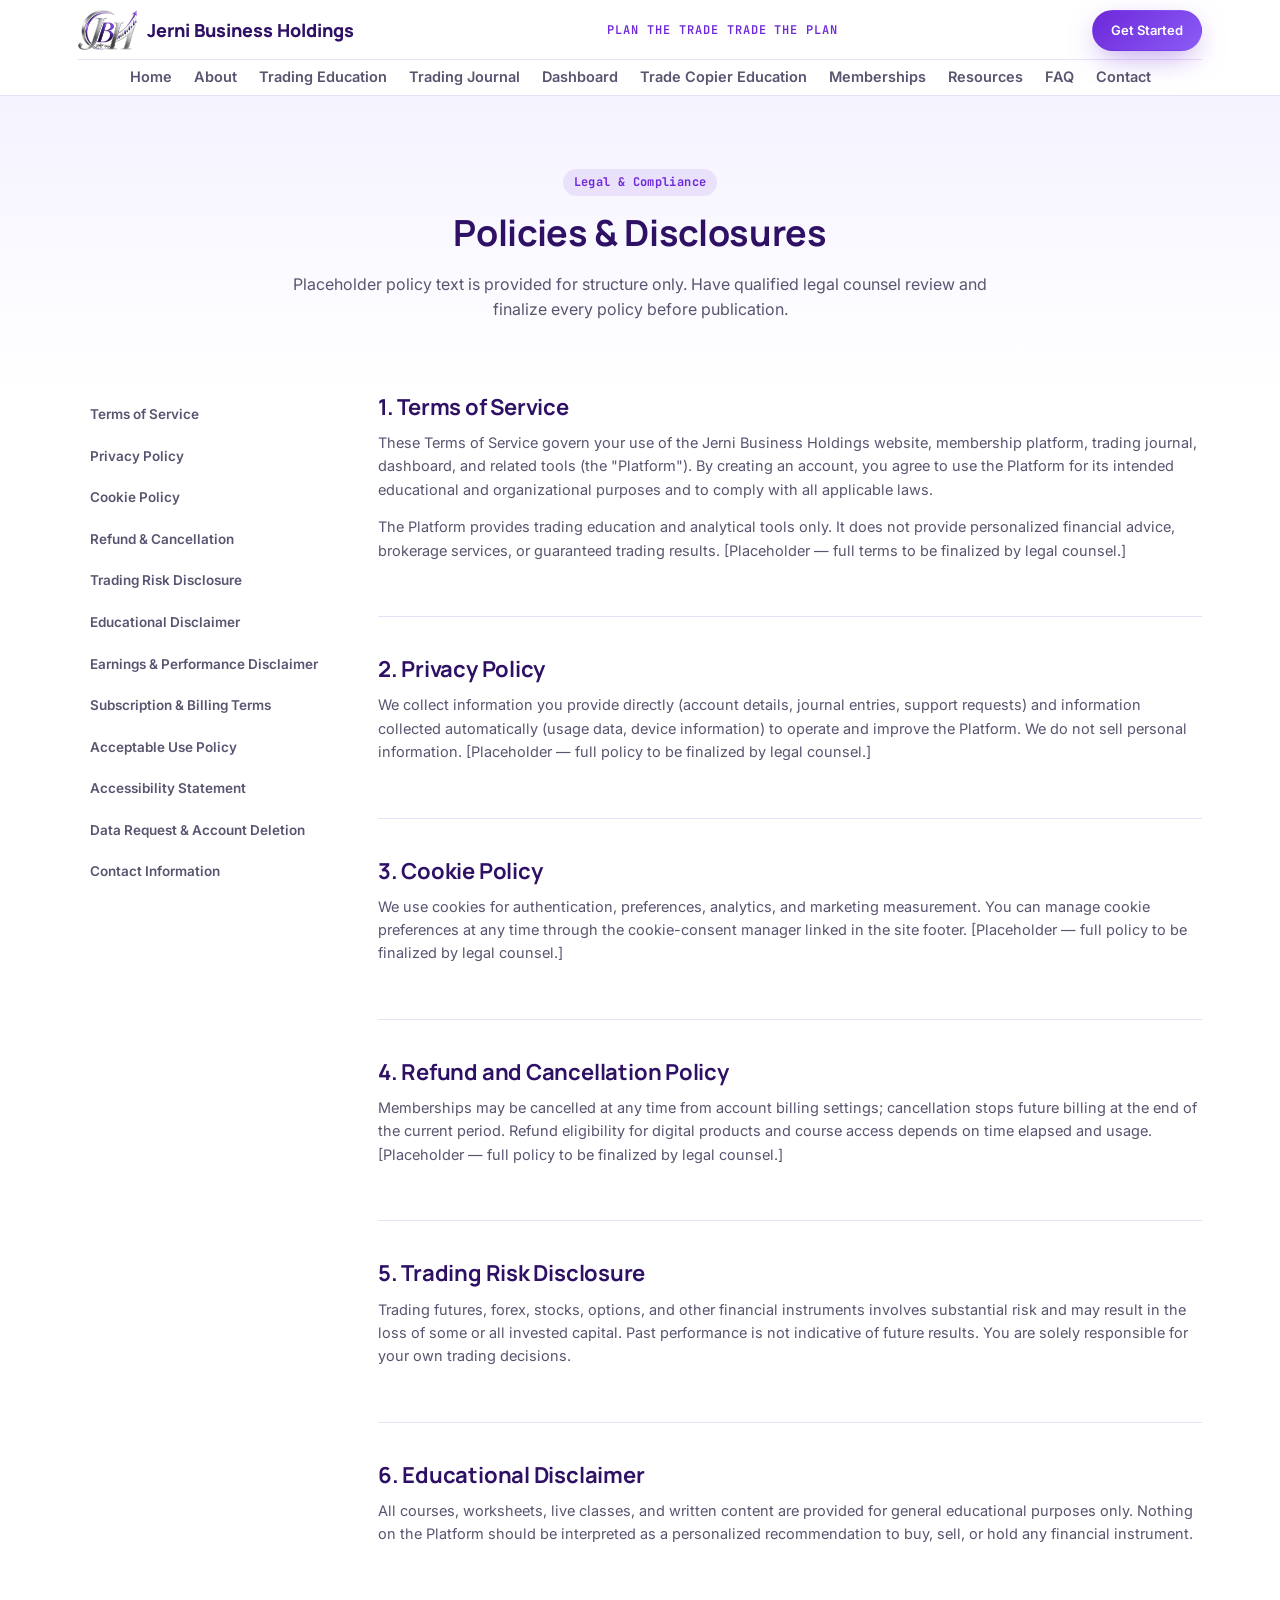
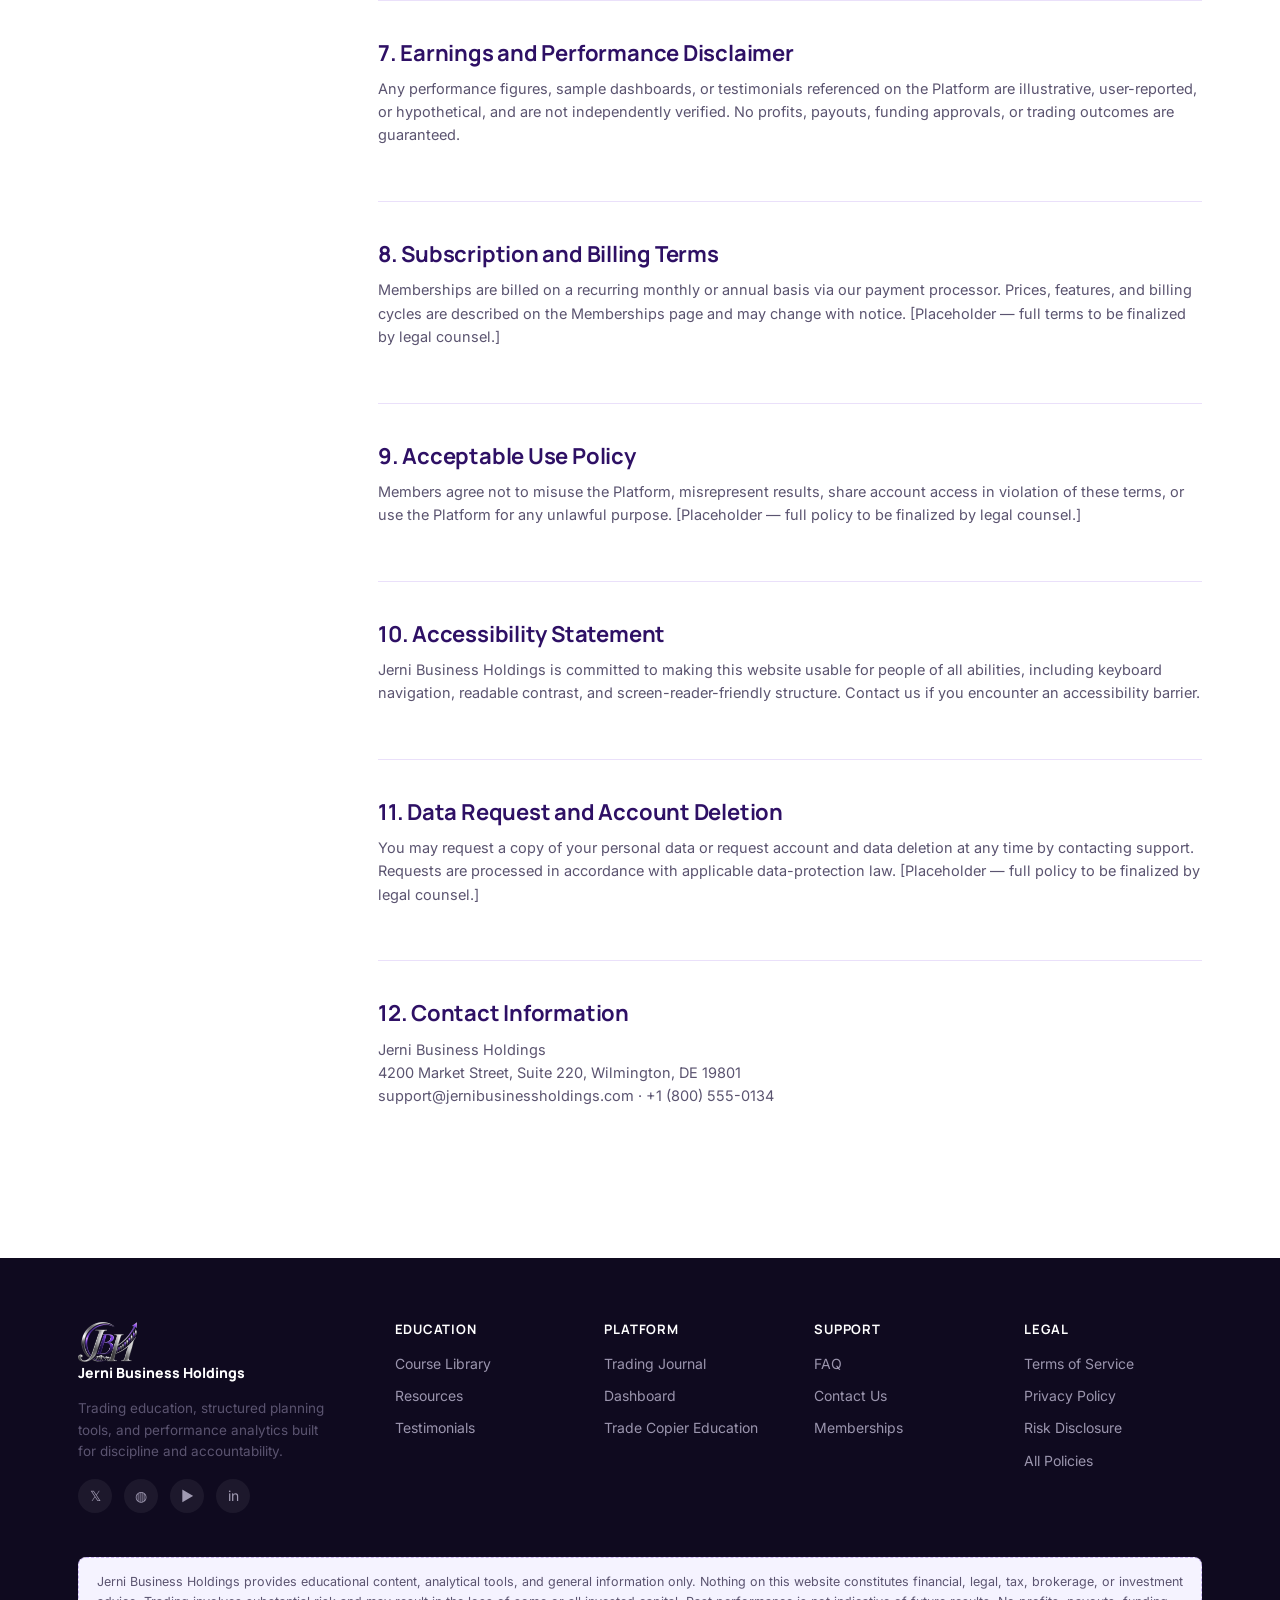
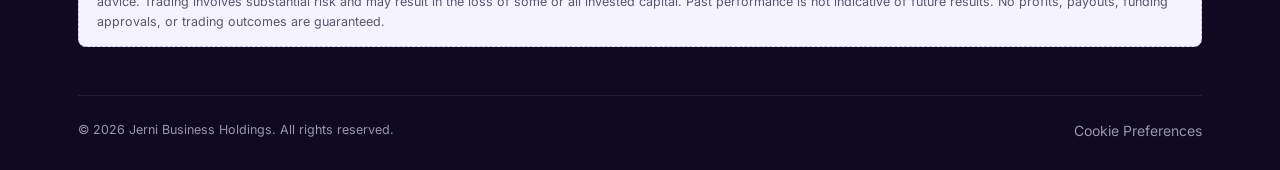
<file: legal.html>
<!DOCTYPE html>
<html lang="en">
<head>
<meta charset="UTF-8">
<meta name="viewport" content="width=device-width, initial-scale=1.0">
<title>Legal &amp; Compliance | Jerni Business Holdings</title>
<link rel="icon" type="image/png" href="assets/logo-icon.png">
<link rel="preconnect" href="https://fonts.googleapis.com">
<link href="https://fonts.googleapis.com/css2?family=Manrope:wght@500;700;800&family=Inter:wght@400;500;600;700&family=JetBrains+Mono:wght@500;600;700&display=swap" rel="stylesheet">
<link rel="stylesheet" href="assets/style.css">
<style>
.legal-layout { display:grid; grid-template-columns:260px 1fr; gap:40px; align-items:start; }
.legal-nav { position:sticky; top:100px; display:flex; flex-direction:column; gap:2px; }
.legal-nav a { font-size:13.5px; padding:9px 12px; border-radius:8px; color:var(--ink-soft); font-weight:600; }
.legal-nav a:hover { background:var(--soft-bg); color:var(--primary); }
.legal-doc { border-bottom:1px solid var(--line); padding-bottom:40px; margin-bottom:40px; scroll-margin-top:100px; }
.legal-doc h2 { font-size:22px; }
.legal-doc p, .legal-doc li { font-size:14.5px; color:var(--ink-soft); }
.legal-doc li { margin-bottom:6px; }
@media (max-width:900px){ .legal-layout{grid-template-columns:1fr;} .legal-nav{position:static; flex-direction:row; flex-wrap:wrap;} }
</style>
</head>
<body>
<header class="nav">
  <div class="wrap">
    <a href="index.html" class="brand"><img src="assets/logo-icon.png" alt="Jerni Business Holdings" class="brand-logo">Jerni Business Holdings</a>
    <span class="nav-tagline">PLAN THE TRADE TRADE THE PLAN</span>
    <nav class="nav-links">
      <a href="index.html">Home</a>
      <a href="about.html">About</a>
      <a href="education.html">Trading Education</a>
      <a href="journal.html">Trading Journal</a>
      <a href="dashboard.html">Dashboard</a>
      <a href="copier.html">Trade Copier Education</a>
      <a href="memberships.html">Memberships</a>
      <a href="resources.html">Resources</a>
      <a href="faq.html">FAQ</a>
      <a href="contact.html">Contact</a>
    </nav>
    <div class="nav-cta"><a href="memberships.html" class="btn btn-primary btn-sm">Get Started</a></div>
    <button class="nav-toggle" aria-label="Menu"><span></span><span></span><span></span></button>
  </div>
</header>

<section class="page-hero center">
  <div class="wrap max-w-lg">
    <span class="tag">Legal &amp; Compliance</span>
    <h1 style="font-size:36px;">Policies &amp; Disclosures</h1>
    <p>Placeholder policy text is provided for structure only. Have qualified legal counsel review and finalize every policy before publication.</p>
  </div>
</section>

<section class="section" style="padding-top:0;">
  <div class="wrap legal-layout">
    <nav class="legal-nav">
      <a href="#terms">Terms of Service</a>
      <a href="#privacy">Privacy Policy</a>
      <a href="#cookies">Cookie Policy</a>
      <a href="#refunds">Refund &amp; Cancellation</a>
      <a href="#risk">Trading Risk Disclosure</a>
      <a href="#educational">Educational Disclaimer</a>
      <a href="#earnings">Earnings &amp; Performance Disclaimer</a>
      <a href="#billing">Subscription &amp; Billing Terms</a>
      <a href="#acceptable-use">Acceptable Use Policy</a>
      <a href="#accessibility">Accessibility Statement</a>
      <a href="#data-request">Data Request &amp; Account Deletion</a>
      <a href="#contact-info">Contact Information</a>
    </nav>
    <div>

      <div class="legal-doc" id="terms">
        <h2>1. Terms of Service</h2>
        <p>These Terms of Service govern your use of the Jerni Business Holdings website, membership platform, trading journal, dashboard, and related tools (the "Platform"). By creating an account, you agree to use the Platform for its intended educational and organizational purposes and to comply with all applicable laws.</p>
        <p>The Platform provides trading education and analytical tools only. It does not provide personalized financial advice, brokerage services, or guaranteed trading results. [Placeholder — full terms to be finalized by legal counsel.]</p>
      </div>

      <div class="legal-doc" id="privacy">
        <h2>2. Privacy Policy</h2>
        <p>We collect information you provide directly (account details, journal entries, support requests) and information collected automatically (usage data, device information) to operate and improve the Platform. We do not sell personal information. [Placeholder — full policy to be finalized by legal counsel.]</p>
      </div>

      <div class="legal-doc" id="cookies">
        <h2>3. Cookie Policy</h2>
        <p>We use cookies for authentication, preferences, analytics, and marketing measurement. You can manage cookie preferences at any time through the cookie-consent manager linked in the site footer. [Placeholder — full policy to be finalized by legal counsel.]</p>
      </div>

      <div class="legal-doc" id="refunds">
        <h2>4. Refund and Cancellation Policy</h2>
        <p>Memberships may be cancelled at any time from account billing settings; cancellation stops future billing at the end of the current period. Refund eligibility for digital products and course access depends on time elapsed and usage. [Placeholder — full policy to be finalized by legal counsel.]</p>
      </div>

      <div class="legal-doc" id="risk">
        <h2>5. Trading Risk Disclosure</h2>
        <p>Trading futures, forex, stocks, options, and other financial instruments involves substantial risk and may result in the loss of some or all invested capital. Past performance is not indicative of future results. You are solely responsible for your own trading decisions.</p>
      </div>

      <div class="legal-doc" id="educational">
        <h2>6. Educational Disclaimer</h2>
        <p>All courses, worksheets, live classes, and written content are provided for general educational purposes only. Nothing on the Platform should be interpreted as a personalized recommendation to buy, sell, or hold any financial instrument.</p>
      </div>

      <div class="legal-doc" id="earnings">
        <h2>7. Earnings and Performance Disclaimer</h2>
        <p>Any performance figures, sample dashboards, or testimonials referenced on the Platform are illustrative, user-reported, or hypothetical, and are not independently verified. No profits, payouts, funding approvals, or trading outcomes are guaranteed.</p>
      </div>

      <div class="legal-doc" id="billing">
        <h2>8. Subscription and Billing Terms</h2>
        <p>Memberships are billed on a recurring monthly or annual basis via our payment processor. Prices, features, and billing cycles are described on the Memberships page and may change with notice. [Placeholder — full terms to be finalized by legal counsel.]</p>
      </div>

      <div class="legal-doc" id="acceptable-use">
        <h2>9. Acceptable Use Policy</h2>
        <p>Members agree not to misuse the Platform, misrepresent results, share account access in violation of these terms, or use the Platform for any unlawful purpose. [Placeholder — full policy to be finalized by legal counsel.]</p>
      </div>

      <div class="legal-doc" id="accessibility">
        <h2>10. Accessibility Statement</h2>
        <p>Jerni Business Holdings is committed to making this website usable for people of all abilities, including keyboard navigation, readable contrast, and screen-reader-friendly structure. Contact us if you encounter an accessibility barrier.</p>
      </div>

      <div class="legal-doc" id="data-request">
        <h2>11. Data Request and Account Deletion</h2>
        <p>You may request a copy of your personal data or request account and data deletion at any time by contacting support. Requests are processed in accordance with applicable data-protection law. [Placeholder — full policy to be finalized by legal counsel.]</p>
      </div>

      <div class="legal-doc" id="contact-info" style="border-bottom:none; margin-bottom:0;">
        <h2>12. Contact Information</h2>
        <p>Jerni Business Holdings<br>4200 Market Street, Suite 220, Wilmington, DE 19801<br>support@jernibusinessholdings.com · +1 (800) 555-0134</p>
      </div>

    </div>
  </div>
</section>

<footer class="footer">
  <div class="wrap">
    <div class="footer-grid">
      <div><a href="index.html" class="brand" style="color:var(--white); margin-bottom:14px;"><img src="assets/logo-icon.png" alt="Jerni Business Holdings" class="brand-logo">Jerni Business Holdings</a><p style="font-size:13.5px; max-width:260px;">Trading education, structured planning tools, and performance analytics built for discipline and accountability.</p><div class="social-row"><a href="#">𝕏</a><a href="#">◍</a><a href="#">▶</a><a href="#">in</a></div></div>
      <div><h4>Education</h4><a href="education.html">Course Library</a><a href="resources.html">Resources</a><a href="results.html">Testimonials</a></div>
      <div><h4>Platform</h4><a href="journal.html">Trading Journal</a><a href="dashboard.html">Dashboard</a><a href="copier.html">Trade Copier Education</a></div>
      <div><h4>Support</h4><a href="faq.html">FAQ</a><a href="contact.html">Contact Us</a><a href="memberships.html">Memberships</a></div>
      <div><h4>Legal</h4><a href="legal.html#terms">Terms of Service</a><a href="legal.html#privacy">Privacy Policy</a><a href="legal.html#risk">Risk Disclosure</a><a href="legal.html">All Policies</a></div>
    </div>
    <p class="disclaimer" style="margin-top:44px;">Jerni Business Holdings provides educational content, analytical tools, and general information only. Nothing on this website constitutes financial, legal, tax, brokerage, or investment advice. Trading involves substantial risk and may result in the loss of some or all invested capital. Past performance is not indicative of future results. No profits, payouts, funding approvals, or trading outcomes are guaranteed.</p>
    <div class="footer-bottom"><span>© 2026 Jerni Business Holdings. All rights reserved.</span><span><a href="#" style="display:inline;">Cookie Preferences</a></span></div>
  </div>
</footer>
<script src="assets/script.js"></script>
</body>
</html>
</file>
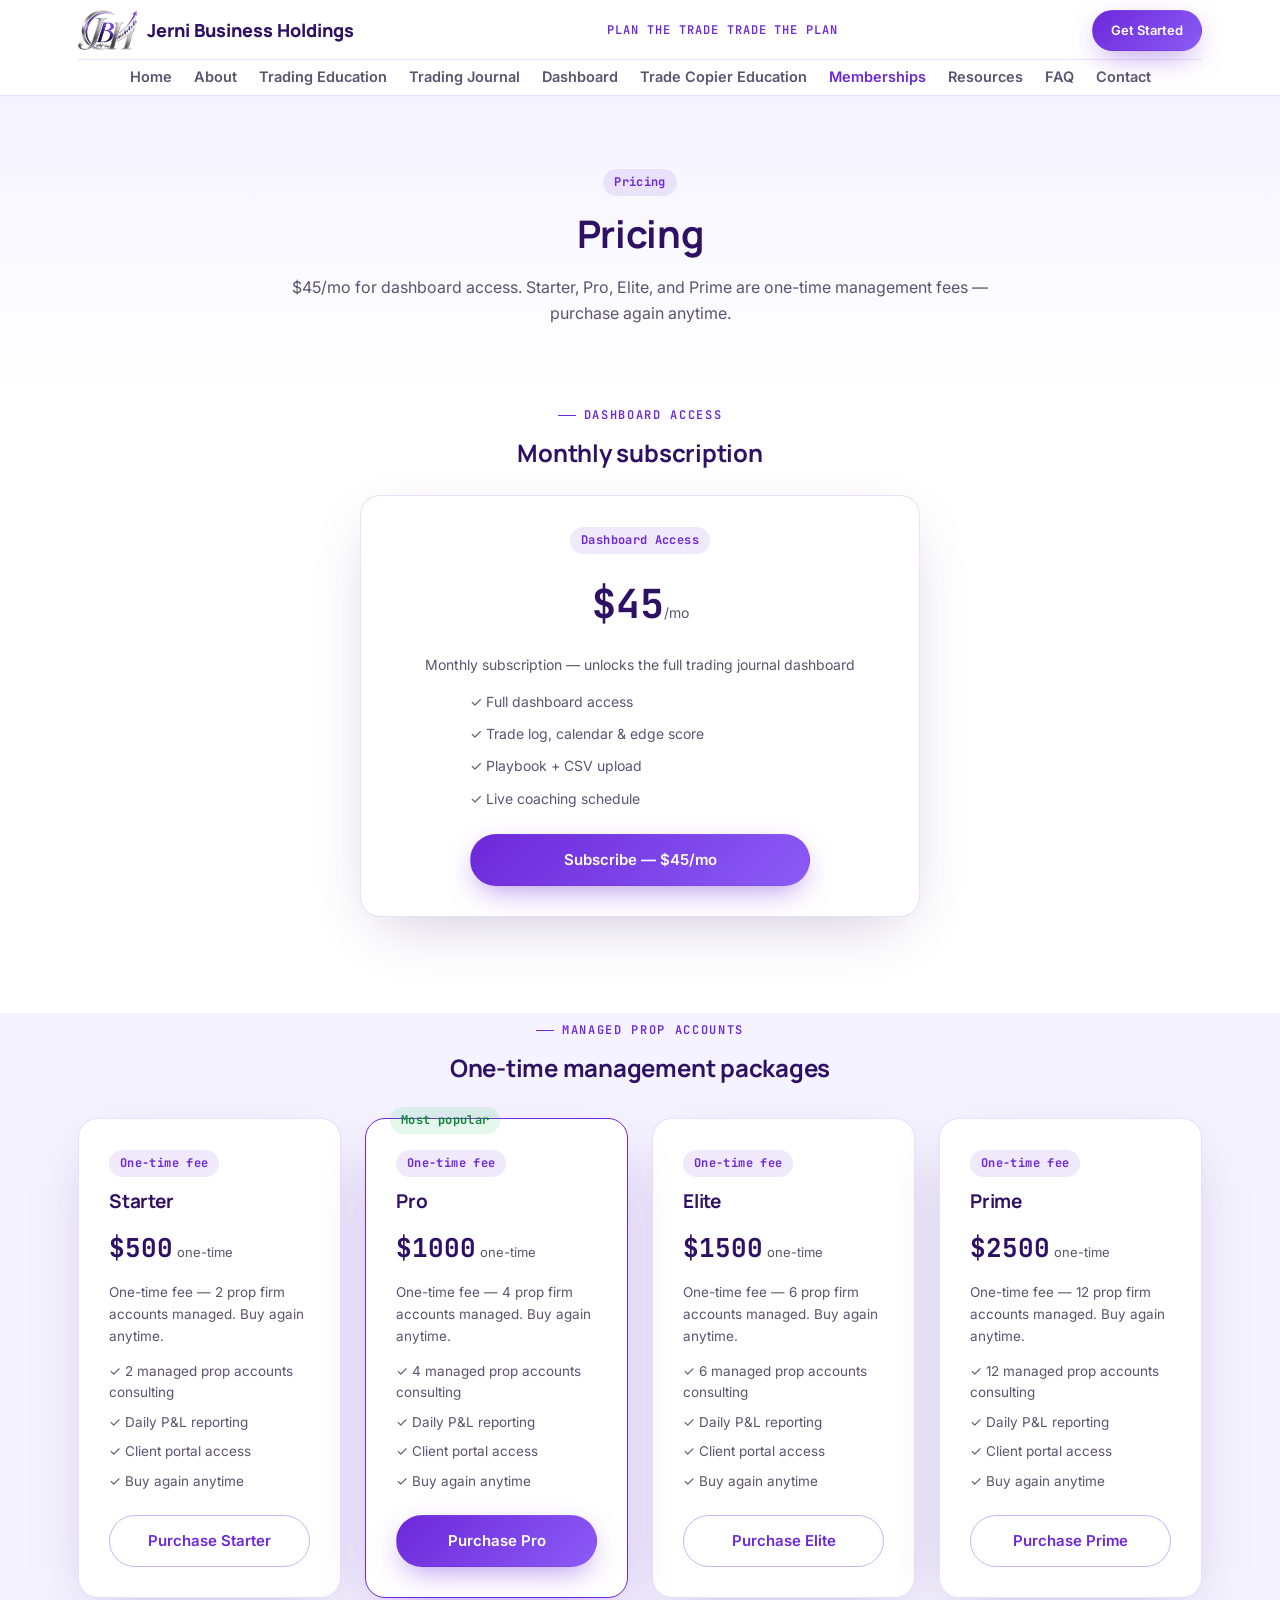
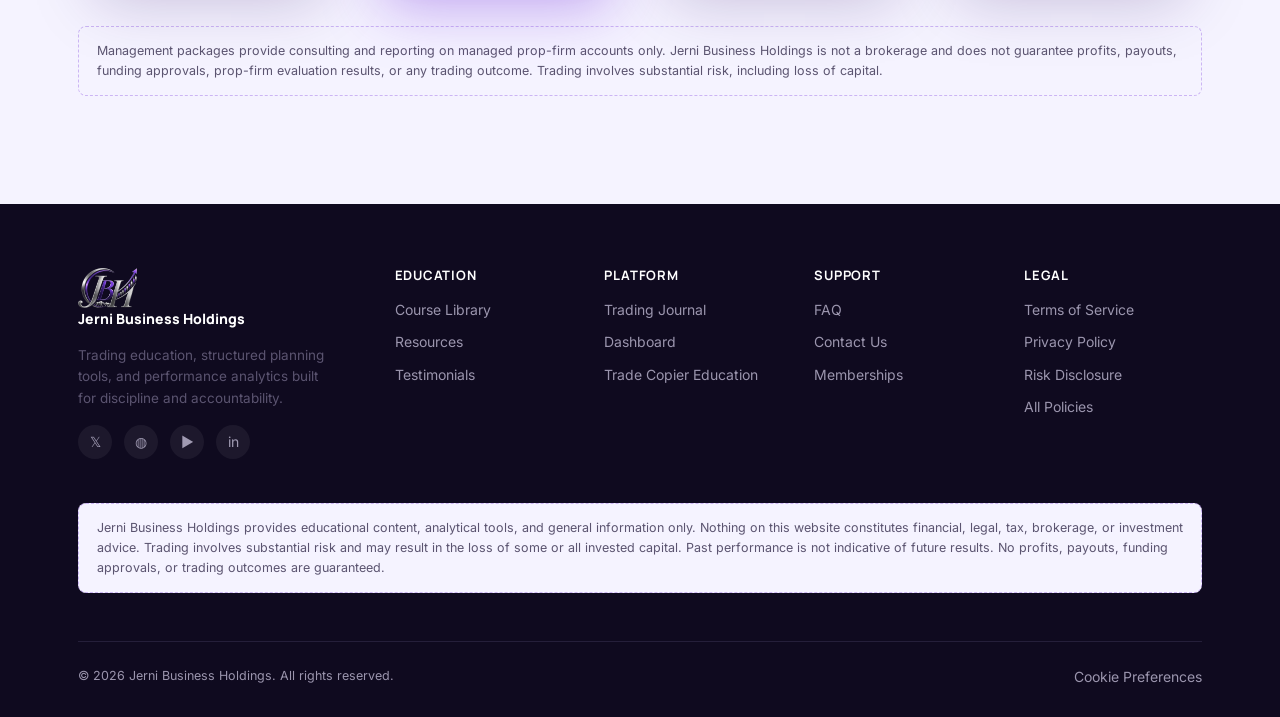
<file: memberships.html>
<!DOCTYPE html>
<html lang="en">
<head>
<meta charset="UTF-8">
<meta name="viewport" content="width=device-width, initial-scale=1.0">
<title>Memberships &amp; Pricing | Jerni Business Holdings</title>
<link rel="icon" type="image/png" href="assets/logo-icon.png">
<link rel="preconnect" href="https://fonts.googleapis.com">
<link href="https://fonts.googleapis.com/css2?family=Manrope:wght@500;700;800&family=Inter:wght@400;500;600;700&family=JetBrains+Mono:wght@500;600;700&display=swap" rel="stylesheet">
<link rel="stylesheet" href="assets/style.css">
</head>
<body>
<header class="nav">
  <div class="wrap">
    <a href="index.html" class="brand"><img src="assets/logo-icon.png" alt="Jerni Business Holdings" class="brand-logo">Jerni Business Holdings</a>
    <span class="nav-tagline">PLAN THE TRADE TRADE THE PLAN</span>
    <nav class="nav-links">
      <a href="index.html">Home</a>
      <a href="about.html">About</a>
      <a href="education.html">Trading Education</a>
      <a href="journal.html">Trading Journal</a>
      <a href="dashboard.html">Dashboard</a>
      <a href="copier.html">Trade Copier Education</a>
      <a href="memberships.html" class="active">Memberships</a>
      <a href="resources.html">Resources</a>
      <a href="faq.html">FAQ</a>
      <a href="contact.html">Contact</a>
    </nav>
    <div class="nav-cta">
      <a href="memberships.html" class="btn btn-primary btn-sm">Get Started</a>
    </div>
    <button class="nav-toggle" aria-label="Menu"><span></span><span></span><span></span></button>
  </div>
</header>

<section class="page-hero center">
  <div class="wrap max-w-lg">
    <span class="tag">Pricing</span>
    <h1 style="font-size:38px;">Pricing</h1>
    <p>$45/mo for dashboard access. Starter, Pro, Elite, and Prime are one-time management fees — purchase again anytime.</p>
  </div>
</section>

<!-- DASHBOARD ACCESS (SUBSCRIPTION) -->
<section class="section" style="padding-top:0;">
  <div class="wrap">
    <div class="center max-w" style="margin-bottom:28px;">
      <span class="eyebrow" style="justify-content:center;">Dashboard access</span>
      <h2 style="margin-bottom:0;">Monthly subscription</h2>
    </div>
    <div class="card reveal" style="max-width:560px; margin:0 auto; text-align:center;">
      <span class="tag">Dashboard Access</span>
      <div style="margin:18px 0;"><span class="mono" style="font-size:40px; font-weight:700; color:var(--deep);">$45</span><span style="font-size:14px; color:var(--ink-soft);">/mo</span></div>
      <p style="font-size:14px;">Monthly subscription — unlocks the full trading journal dashboard</p>
      <ul style="display:grid; gap:10px; font-size:14px; color:var(--ink-soft); margin-bottom:24px; text-align:left; max-width:340px; margin-left:auto; margin-right:auto;">
        <li>✓ Full dashboard access</li>
        <li>✓ Trade log, calendar &amp; edge score</li>
        <li>✓ Playbook + CSV upload</li>
        <li>✓ Live coaching schedule</li>
      </ul>
      <a href="contact.html" class="btn btn-primary btn-block" style="max-width:340px; margin:0 auto;">Subscribe — $45/mo</a>
    </div>
  </div>
</section>

<!-- ONE-TIME MANAGEMENT PACKAGES -->
<section class="section section-soft" style="padding-top:0;">
  <div class="wrap">
    <div class="center max-w" style="margin-bottom:36px;">
      <span class="eyebrow" style="justify-content:center;">Managed prop accounts</span>
      <h2 style="margin-bottom:0;">One-time management packages</h2>
    </div>
    <div class="grid grid-4">
      <div class="card reveal">
        <span class="tag">One-time fee</span>
        <h3 style="margin-top:14px; font-size:19px;">Starter</h3>
        <div style="margin:14px 0;"><span class="mono" style="font-size:26px; font-weight:700; color:var(--deep);">$500</span><span style="font-size:13px; color:var(--ink-soft);"> one-time</span></div>
        <p style="font-size:13.5px;">One-time fee — 2 prop firm accounts managed. Buy again anytime.</p>
        <ul style="display:grid; gap:8px; font-size:13.5px; color:var(--ink-soft); margin-bottom:22px;">
          <li>✓ 2 managed prop accounts consulting</li>
          <li>✓ Daily P&amp;L reporting</li>
          <li>✓ Client portal access</li>
          <li>✓ Buy again anytime</li>
        </ul>
        <a href="https://buy.stripe.com/fZu7sL0q01lz6807iU4Vy00" target="_blank" rel="noopener" class="btn btn-outline btn-block">Purchase Starter</a>
      </div>
      <div class="card reveal" style="border-color:var(--primary); box-shadow:0 26px 60px -18px rgba(109,40,217,.4); position:relative;">
        <span class="tag tag-green" style="position:absolute; top:-12px; left:24px;">Most popular</span>
        <span class="tag">One-time fee</span>
        <h3 style="margin-top:14px; font-size:19px;">Pro</h3>
        <div style="margin:14px 0;"><span class="mono" style="font-size:26px; font-weight:700; color:var(--deep);">$1000</span><span style="font-size:13px; color:var(--ink-soft);"> one-time</span></div>
        <p style="font-size:13.5px;">One-time fee — 4 prop firm accounts managed. Buy again anytime.</p>
        <ul style="display:grid; gap:8px; font-size:13.5px; color:var(--ink-soft); margin-bottom:22px;">
          <li>✓ 4 managed prop accounts consulting</li>
          <li>✓ Daily P&amp;L reporting</li>
          <li>✓ Client portal access</li>
          <li>✓ Buy again anytime</li>
        </ul>
        <a href="https://buy.stripe.com/dRm5kD0q0fcpgMEdHi4Vy01" target="_blank" rel="noopener" class="btn btn-primary btn-block">Purchase Pro</a>
      </div>
      <div class="card reveal">
        <span class="tag">One-time fee</span>
        <h3 style="margin-top:14px; font-size:19px;">Elite</h3>
        <div style="margin:14px 0;"><span class="mono" style="font-size:26px; font-weight:700; color:var(--deep);">$1500</span><span style="font-size:13px; color:var(--ink-soft);"> one-time</span></div>
        <p style="font-size:13.5px;">One-time fee — 6 prop firm accounts managed. Buy again anytime.</p>
        <ul style="display:grid; gap:8px; font-size:13.5px; color:var(--ink-soft); margin-bottom:22px;">
          <li>✓ 6 managed prop accounts consulting</li>
          <li>✓ Daily P&amp;L reporting</li>
          <li>✓ Client portal access</li>
          <li>✓ Buy again anytime</li>
        </ul>
        <a href="https://buy.stripe.com/fZueVdfkUfcpfIAfPq4Vy02" target="_blank" rel="noopener" class="btn btn-outline btn-block">Purchase Elite</a>
      </div>
      <div class="card reveal">
        <span class="tag">One-time fee</span>
        <h3 style="margin-top:14px; font-size:19px;">Prime</h3>
        <div style="margin:14px 0;"><span class="mono" style="font-size:26px; font-weight:700; color:var(--deep);">$2500</span><span style="font-size:13px; color:var(--ink-soft);"> one-time</span></div>
        <p style="font-size:13.5px;">One-time fee — 12 prop firm accounts managed. Buy again anytime.</p>
        <ul style="display:grid; gap:8px; font-size:13.5px; color:var(--ink-soft); margin-bottom:22px;">
          <li>✓ 12 managed prop accounts consulting</li>
          <li>✓ Daily P&amp;L reporting</li>
          <li>✓ Client portal access</li>
          <li>✓ Buy again anytime</li>
        </ul>
        <a href="https://buy.stripe.com/00weVdb4E8O12VOcDe4Vy03" target="_blank" rel="noopener" class="btn btn-outline btn-block">Purchase Prime</a>
      </div>
    </div>
    <p class="disclaimer" style="margin-top:28px;">Management packages provide consulting and reporting on managed prop-firm accounts only. Jerni Business Holdings is not a brokerage and does not guarantee profits, payouts, funding approvals, prop-firm evaluation results, or any trading outcome. Trading involves substantial risk, including loss of capital.</p>
  </div>
</section>


<footer class="footer">
  <div class="wrap">
    <div class="footer-grid">
      <div><a href="index.html" class="brand" style="color:var(--white); margin-bottom:14px;"><img src="assets/logo-icon.png" alt="Jerni Business Holdings" class="brand-logo">Jerni Business Holdings</a><p style="font-size:13.5px; max-width:260px;">Trading education, structured planning tools, and performance analytics built for discipline and accountability.</p><div class="social-row"><a href="#">𝕏</a><a href="#">◍</a><a href="#">▶</a><a href="#">in</a></div></div>
      <div><h4>Education</h4><a href="education.html">Course Library</a><a href="resources.html">Resources</a><a href="results.html">Testimonials</a></div>
      <div><h4>Platform</h4><a href="journal.html">Trading Journal</a><a href="dashboard.html">Dashboard</a><a href="copier.html">Trade Copier Education</a></div>
      <div><h4>Support</h4><a href="faq.html">FAQ</a><a href="contact.html">Contact Us</a><a href="memberships.html">Memberships</a></div>
      <div><h4>Legal</h4><a href="legal.html#terms">Terms of Service</a><a href="legal.html#privacy">Privacy Policy</a><a href="legal.html#risk">Risk Disclosure</a><a href="legal.html">All Policies</a></div>
    </div>
    <p class="disclaimer" style="margin-top:44px;">Jerni Business Holdings provides educational content, analytical tools, and general information only. Nothing on this website constitutes financial, legal, tax, brokerage, or investment advice. Trading involves substantial risk and may result in the loss of some or all invested capital. Past performance is not indicative of future results. No profits, payouts, funding approvals, or trading outcomes are guaranteed.</p>
    <div class="footer-bottom"><span>© 2026 Jerni Business Holdings. All rights reserved.</span><span><a href="#" style="display:inline;">Cookie Preferences</a></span></div>
  </div>
</footer>
<script src="assets/script.js"></script>
<style>.reveal{opacity:0; transform:translateY(16px); transition:opacity .6s ease, transform .6s ease;} .reveal.in{opacity:1; transform:none;}</style>
</body>
</html>
</file>
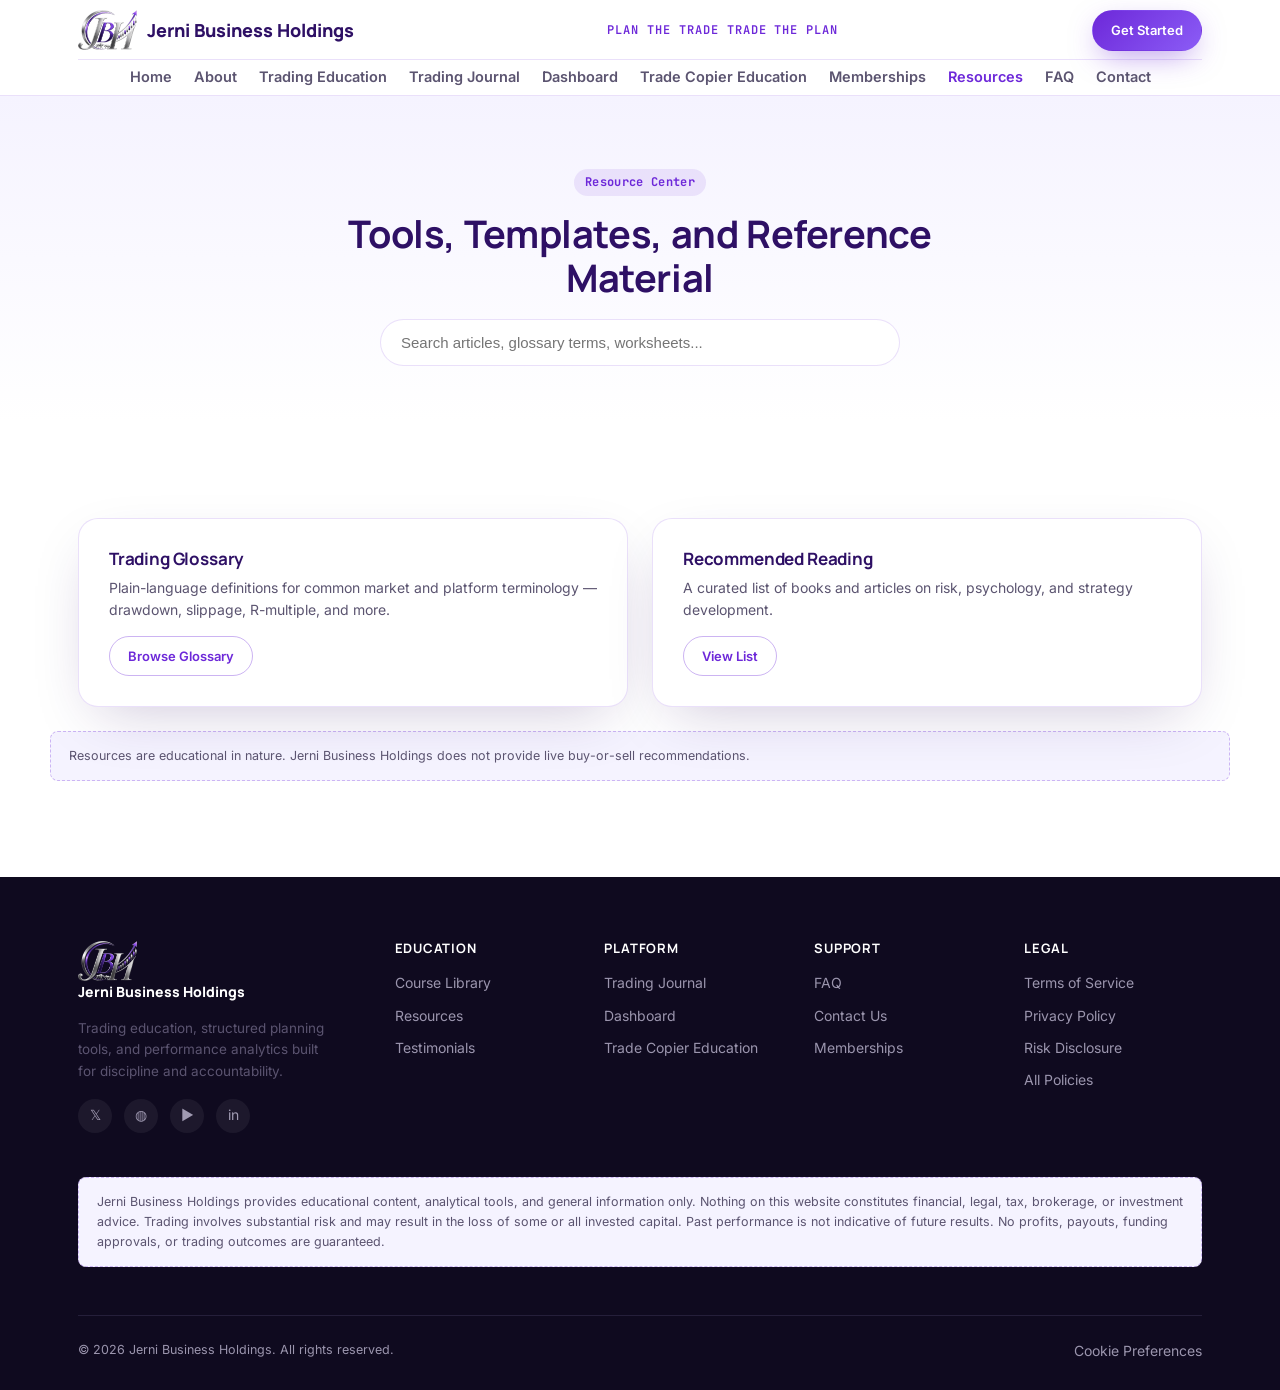
<file: resources.html>
<!DOCTYPE html>
<html lang="en">
<head>
<meta charset="UTF-8">
<meta name="viewport" content="width=device-width, initial-scale=1.0">
<title>Resources | Jerni Business Holdings</title>
<link rel="icon" type="image/png" href="assets/logo-icon.png">
<link rel="preconnect" href="https://fonts.googleapis.com">
<link href="https://fonts.googleapis.com/css2?family=Manrope:wght@500;700;800&family=Inter:wght@400;500;600;700&family=JetBrains+Mono:wght@500;600;700&display=swap" rel="stylesheet">
<link rel="stylesheet" href="assets/style.css">
<style>.res-search{width:100%; max-width:520px; margin:0 auto; padding:14px 20px; border-radius:999px; border:1.5px solid var(--line); font-size:15px;}</style>
</head>
<body>
<header class="nav">
  <div class="wrap">
    <a href="index.html" class="brand"><img src="assets/logo-icon.png" alt="Jerni Business Holdings" class="brand-logo">Jerni Business Holdings</a>
    <span class="nav-tagline">PLAN THE TRADE TRADE THE PLAN</span>
    <nav class="nav-links">
      <a href="index.html">Home</a>
      <a href="about.html">About</a>
      <a href="education.html">Trading Education</a>
      <a href="journal.html">Trading Journal</a>
      <a href="dashboard.html">Dashboard</a>
      <a href="copier.html">Trade Copier Education</a>
      <a href="memberships.html">Memberships</a>
      <a href="resources.html" class="active">Resources</a>
      <a href="faq.html">FAQ</a>
      <a href="contact.html">Contact</a>
    </nav>
    <div class="nav-cta"><a href="memberships.html" class="btn btn-primary btn-sm">Get Started</a></div>
    <button class="nav-toggle" aria-label="Menu"><span></span><span></span><span></span></button>
  </div>
</header>

<section class="page-hero center">
  <div class="wrap max-w-lg">
    <span class="tag">Resource Center</span>
    <h1 style="font-size:38px;">Tools, Templates, and Reference Material</h1>
    <input class="res-search" type="text" placeholder="Search articles, glossary terms, worksheets...">
  </div>
</section>


<section class="section">
  <div class="wrap grid grid-2" style="gap:24px;">
    <div class="card"><h3 style="font-size:17px;">Trading Glossary</h3><p style="font-size:14px;">Plain-language definitions for common market and platform terminology — drawdown, slippage, R-multiple, and more.</p><a href="#" class="btn btn-outline btn-sm">Browse Glossary</a></div>
    <div class="card"><h3 style="font-size:17px;">Recommended Reading</h3><p style="font-size:14px;">A curated list of books and articles on risk, psychology, and strategy development.</p><a href="#" class="btn btn-outline btn-sm">View List</a></div>
  </div>
  <p class="disclaimer wrap" style="margin-top:24px; display:block;">Resources are educational in nature. Jerni Business Holdings does not provide live buy-or-sell recommendations.</p>
</section>

<footer class="footer">
  <div class="wrap">
    <div class="footer-grid">
      <div><a href="index.html" class="brand" style="color:var(--white); margin-bottom:14px;"><img src="assets/logo-icon.png" alt="Jerni Business Holdings" class="brand-logo">Jerni Business Holdings</a><p style="font-size:13.5px; max-width:260px;">Trading education, structured planning tools, and performance analytics built for discipline and accountability.</p><div class="social-row"><a href="#">𝕏</a><a href="#">◍</a><a href="#">▶</a><a href="#">in</a></div></div>
      <div><h4>Education</h4><a href="education.html">Course Library</a><a href="resources.html">Resources</a><a href="results.html">Testimonials</a></div>
      <div><h4>Platform</h4><a href="journal.html">Trading Journal</a><a href="dashboard.html">Dashboard</a><a href="copier.html">Trade Copier Education</a></div>
      <div><h4>Support</h4><a href="faq.html">FAQ</a><a href="contact.html">Contact Us</a><a href="memberships.html">Memberships</a></div>
      <div><h4>Legal</h4><a href="legal.html#terms">Terms of Service</a><a href="legal.html#privacy">Privacy Policy</a><a href="legal.html#risk">Risk Disclosure</a><a href="legal.html">All Policies</a></div>
    </div>
    <p class="disclaimer" style="margin-top:44px;">Jerni Business Holdings provides educational content, analytical tools, and general information only. Nothing on this website constitutes financial, legal, tax, brokerage, or investment advice. Trading involves substantial risk and may result in the loss of some or all invested capital. Past performance is not indicative of future results. No profits, payouts, funding approvals, or trading outcomes are guaranteed.</p>
    <div class="footer-bottom"><span>© 2026 Jerni Business Holdings. All rights reserved.</span><span><a href="#" style="display:inline;">Cookie Preferences</a></span></div>
  </div>
</footer>
<script src="assets/script.js"></script>
<style>.reveal{opacity:0; transform:translateY(16px); transition:opacity .6s ease, transform .6s ease;} .reveal.in{opacity:1; transform:none;}</style>
</body>
</html>
</file>
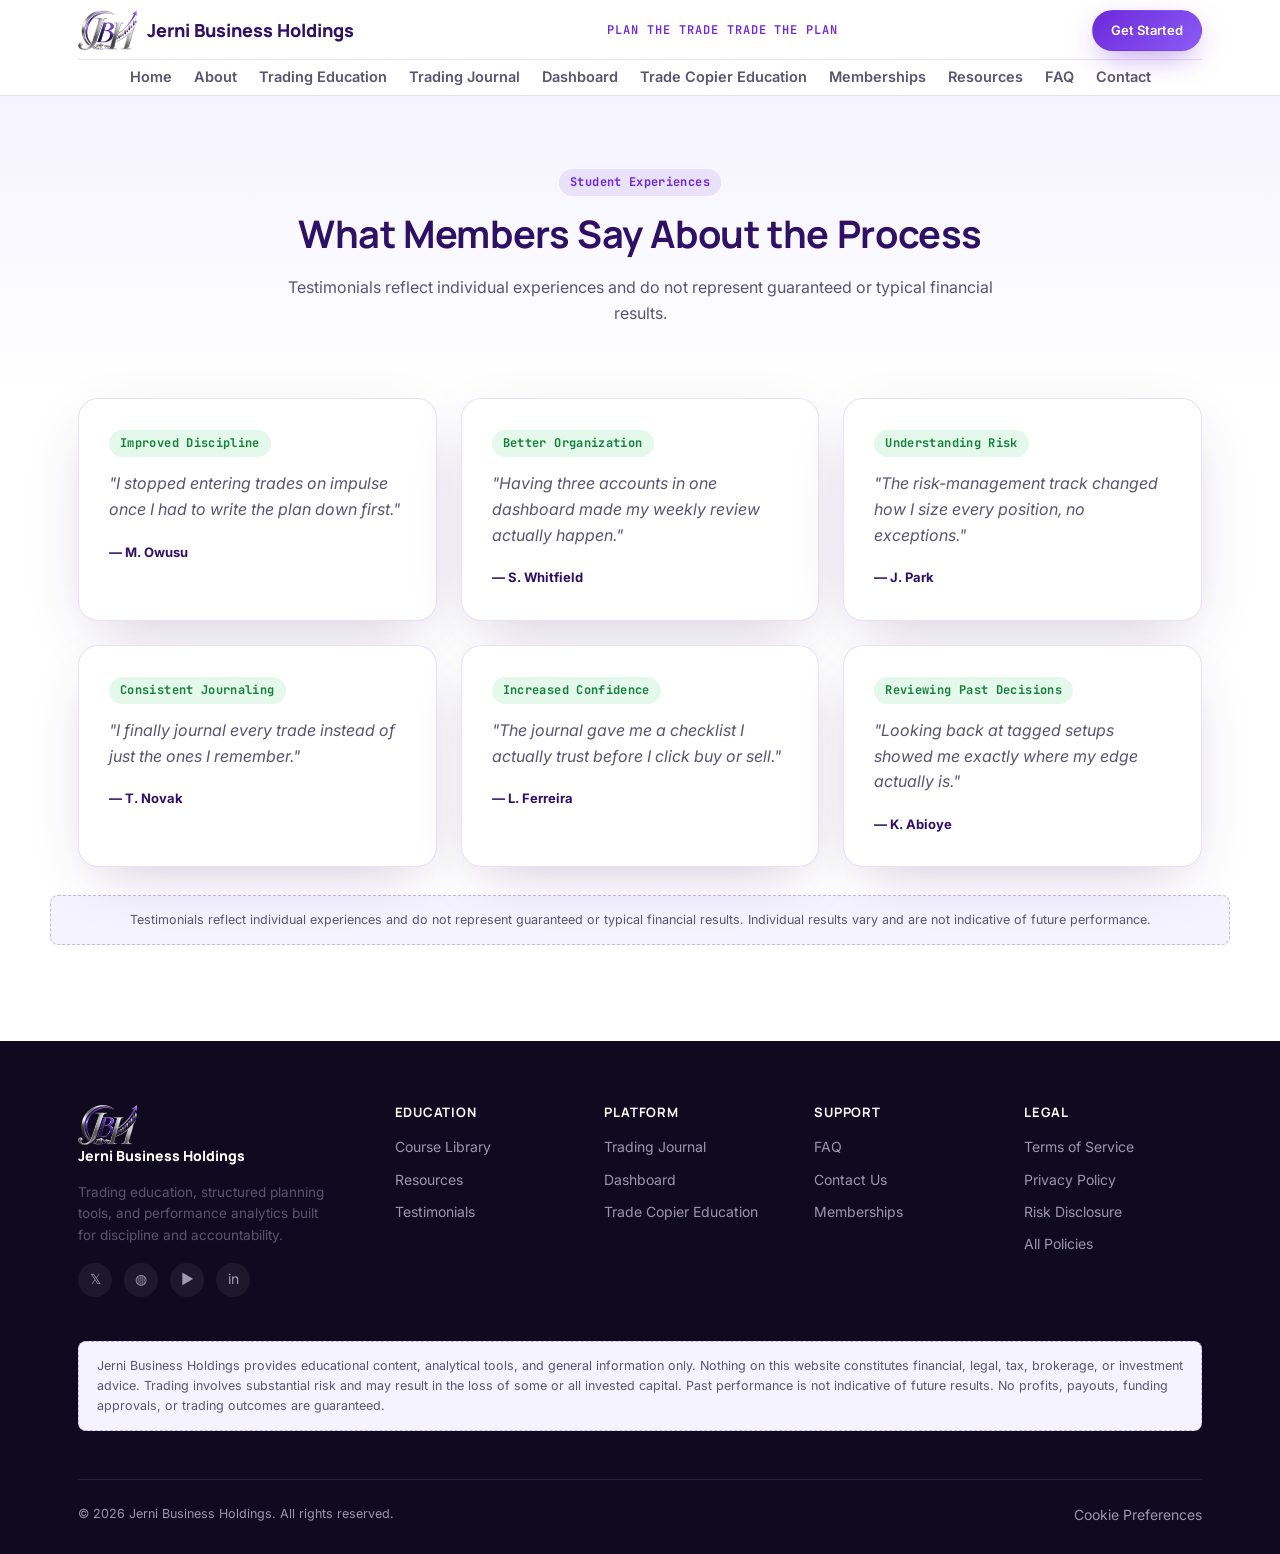
<file: results.html>
<!DOCTYPE html>
<html lang="en">
<head>
<meta charset="UTF-8">
<meta name="viewport" content="width=device-width, initial-scale=1.0">
<title>Student Results &amp; Testimonials | Jerni Business Holdings</title>
<link rel="icon" type="image/png" href="assets/logo-icon.png">
<link rel="preconnect" href="https://fonts.googleapis.com">
<link href="https://fonts.googleapis.com/css2?family=Manrope:wght@500;700;800&family=Inter:wght@400;500;600;700&family=JetBrains+Mono:wght@500;600;700&display=swap" rel="stylesheet">
<link rel="stylesheet" href="assets/style.css">
</head>
<body>
<header class="nav">
  <div class="wrap">
    <a href="index.html" class="brand"><img src="assets/logo-icon.png" alt="Jerni Business Holdings" class="brand-logo">Jerni Business Holdings</a>
    <span class="nav-tagline">PLAN THE TRADE TRADE THE PLAN</span>
    <nav class="nav-links">
      <a href="index.html">Home</a>
      <a href="about.html">About</a>
      <a href="education.html">Trading Education</a>
      <a href="journal.html">Trading Journal</a>
      <a href="dashboard.html">Dashboard</a>
      <a href="copier.html">Trade Copier Education</a>
      <a href="memberships.html">Memberships</a>
      <a href="resources.html">Resources</a>
      <a href="faq.html">FAQ</a>
      <a href="contact.html">Contact</a>
    </nav>
    <div class="nav-cta"><a href="memberships.html" class="btn btn-primary btn-sm">Get Started</a></div>
    <button class="nav-toggle" aria-label="Menu"><span></span><span></span><span></span></button>
  </div>
</header>

<section class="page-hero center">
  <div class="wrap max-w-lg">
    <span class="tag">Student Experiences</span>
    <h1 style="font-size:38px;">What Members Say About the Process</h1>
    <p>Testimonials reflect individual experiences and do not represent guaranteed or typical financial results.</p>
  </div>
</section>

<section class="section" style="padding-top:0;">
  <div class="wrap grid grid-3">
    <div class="card reveal"><span class="tag tag-green">Improved Discipline</span><p style="margin-top:14px; font-style:italic;">"I stopped entering trades on impulse once I had to write the plan down first."</p><strong style="font-size:13px; color:var(--deep);">— M. Owusu</strong></div>
    <div class="card reveal"><span class="tag tag-green">Better Organization</span><p style="margin-top:14px; font-style:italic;">"Having three accounts in one dashboard made my weekly review actually happen."</p><strong style="font-size:13px; color:var(--deep);">— S. Whitfield</strong></div>
    <div class="card reveal"><span class="tag tag-green">Understanding Risk</span><p style="margin-top:14px; font-style:italic;">"The risk-management track changed how I size every position, no exceptions."</p><strong style="font-size:13px; color:var(--deep);">— J. Park</strong></div>
    <div class="card reveal"><span class="tag tag-green">Consistent Journaling</span><p style="margin-top:14px; font-style:italic;">"I finally journal every trade instead of just the ones I remember."</p><strong style="font-size:13px; color:var(--deep);">— T. Novak</strong></div>
    <div class="card reveal"><span class="tag tag-green">Increased Confidence</span><p style="margin-top:14px; font-style:italic;">"The journal gave me a checklist I actually trust before I click buy or sell."</p><strong style="font-size:13px; color:var(--deep);">— L. Ferreira</strong></div>
    <div class="card reveal"><span class="tag tag-green">Reviewing Past Decisions</span><p style="margin-top:14px; font-style:italic;">"Looking back at tagged setups showed me exactly where my edge actually is."</p><strong style="font-size:13px; color:var(--deep);">— K. Abioye</strong></div>
  </div>
  <p class="disclaimer wrap" style="margin-top:28px; display:block; text-align:center;">Testimonials reflect individual experiences and do not represent guaranteed or typical financial results. Individual results vary and are not indicative of future performance.</p>
</section>

<footer class="footer">
  <div class="wrap">
    <div class="footer-grid">
      <div><a href="index.html" class="brand" style="color:var(--white); margin-bottom:14px;"><img src="assets/logo-icon.png" alt="Jerni Business Holdings" class="brand-logo">Jerni Business Holdings</a><p style="font-size:13.5px; max-width:260px;">Trading education, structured planning tools, and performance analytics built for discipline and accountability.</p><div class="social-row"><a href="#">𝕏</a><a href="#">◍</a><a href="#">▶</a><a href="#">in</a></div></div>
      <div><h4>Education</h4><a href="education.html">Course Library</a><a href="resources.html">Resources</a><a href="results.html">Testimonials</a></div>
      <div><h4>Platform</h4><a href="journal.html">Trading Journal</a><a href="dashboard.html">Dashboard</a><a href="copier.html">Trade Copier Education</a></div>
      <div><h4>Support</h4><a href="faq.html">FAQ</a><a href="contact.html">Contact Us</a><a href="memberships.html">Memberships</a></div>
      <div><h4>Legal</h4><a href="legal.html#terms">Terms of Service</a><a href="legal.html#privacy">Privacy Policy</a><a href="legal.html#risk">Risk Disclosure</a><a href="legal.html">All Policies</a></div>
    </div>
    <p class="disclaimer" style="margin-top:44px;">Jerni Business Holdings provides educational content, analytical tools, and general information only. Nothing on this website constitutes financial, legal, tax, brokerage, or investment advice. Trading involves substantial risk and may result in the loss of some or all invested capital. Past performance is not indicative of future results. No profits, payouts, funding approvals, or trading outcomes are guaranteed.</p>
    <div class="footer-bottom"><span>© 2026 Jerni Business Holdings. All rights reserved.</span><span><a href="#" style="display:inline;">Cookie Preferences</a></span></div>
  </div>
</footer>
<script src="assets/script.js"></script>
<style>.reveal{opacity:0; transform:translateY(16px); transition:opacity .6s ease, transform .6s ease;} .reveal.in{opacity:1; transform:none;}</style>
</body>
</html>
</file>
<file: assets/style.css>
/* ==========================================================================
   Jerni Business Holdings — Design System
   Palette, type, and components shared across every page.
   ========================================================================== */

:root {
  --primary: #6D28D9;
  --deep: #2E1065;
  --electric: #8B5CF6;
  --lavender: #C4B5FD;
  --soft-bg: #F5F3FF;
  --dark-bg: #0F0A1F;
  --white: #FFFFFF;
  --success: #22C55E;
  --warning: #F59E0B;
  --loss: #EF4444;

  --ink: #1A1330;
  --ink-soft: #5B5470;
  --line: rgba(109, 40, 217, 0.14);
  --line-dark: rgba(196, 181, 253, 0.14);

  --font-display: 'Manrope', 'Inter', sans-serif;
  --font-body: 'Inter', sans-serif;
  --font-mono: 'JetBrains Mono', ui-monospace, monospace;

  --radius-lg: 20px;
  --radius-md: 14px;
  --radius-sm: 8px;
  --shadow-soft: 0 20px 60px -20px rgba(46, 16, 101, 0.25);
  --container: 1180px;
}

@media (prefers-reduced-motion: reduce) {
  *, *::before, *::after { animation-duration: 0.001ms !important; animation-iteration-count: 1 !important; transition-duration: 0.001ms !important; scroll-behavior: auto !important; }
}

* { box-sizing: border-box; }
html { scroll-behavior: smooth; }
body {
  margin: 0;
  font-family: var(--font-body);
  color: var(--ink);
  background: var(--white);
  -webkit-font-smoothing: antialiased;
  line-height: 1.6;
}
h1, h2, h3, h4 {
  font-family: var(--font-display);
  color: var(--deep);
  line-height: 1.15;
  margin: 0 0 0.5em;
  letter-spacing: -0.01em;
}
p { margin: 0 0 1em; color: var(--ink-soft); }
a { color: inherit; text-decoration: none; }
img { max-width: 100%; display: block; }
ul { padding: 0; margin: 0; list-style: none; }
.mono { font-family: var(--font-mono); }

.wrap {
  max-width: var(--container);
  margin: 0 auto;
  padding: 0 28px;
}

.eyebrow {
  display: inline-flex;
  align-items: center;
  gap: 8px;
  font-family: var(--font-mono);
  font-size: 12px;
  letter-spacing: 0.14em;
  text-transform: uppercase;
  color: var(--primary);
  font-weight: 600;
  margin-bottom: 14px;
}
.eyebrow::before {
  content: "";
  width: 18px;
  height: 1px;
  background: var(--primary);
}
.section-dark .eyebrow { color: var(--lavender); }
.section-dark .eyebrow::before { background: var(--lavender); }

/* Buttons */
.btn {
  display: inline-flex;
  align-items: center;
  justify-content: center;
  gap: 8px;
  font-family: var(--font-body);
  font-weight: 600;
  font-size: 15px;
  padding: 13px 26px;
  border-radius: 999px;
  border: 1px solid transparent;
  cursor: pointer;
  transition: transform 0.2s ease, box-shadow 0.2s ease, background 0.2s ease, color .2s ease;
  white-space: nowrap;
}
.btn-primary {
  background: linear-gradient(135deg, var(--primary), var(--electric));
  color: var(--white);
  box-shadow: 0 10px 30px -8px rgba(109, 40, 217, 0.55);
}
.btn-primary:hover { transform: translateY(-2px); box-shadow: 0 16px 36px -8px rgba(109, 40, 217, 0.65); }
.btn-outline {
  background: transparent;
  border-color: rgba(109, 40, 217, 0.35);
  color: var(--primary);
}
.btn-outline:hover { background: rgba(109, 40, 217, 0.08); transform: translateY(-2px); }
.section-dark .btn-outline { border-color: rgba(196, 181, 253, 0.4); color: var(--lavender); }
.section-dark .btn-outline:hover { background: rgba(196, 181, 253, 0.1); }
.btn-ghost-light { background: rgba(255,255,255,0.08); color: var(--white); border-color: rgba(255,255,255,0.2); }
.btn-sm { padding: 9px 18px; font-size: 13px; }
.btn-block { width: 100%; }

/* Announcement bar */
.announce {
  background: var(--deep);
  color: var(--lavender);
  font-size: 13px;
  text-align: center;
  padding: 9px 16px;
  font-family: var(--font-mono);
  letter-spacing: 0.02em;
}
.announce a { color: var(--white); text-decoration: underline; text-underline-offset: 3px; margin-left: 8px; font-weight: 600; }

/* Nav */
.nav {
  position: sticky;
  top: 0;
  z-index: 100;
  background: rgba(255, 255, 255, 0.85);
  backdrop-filter: blur(14px);
  border-bottom: 1px solid var(--line);
}
.nav .wrap {
  display: flex;
  flex-wrap: wrap;
  align-items: center;
  justify-content: space-between;
  height: auto;
  padding-top: 10px;
  padding-bottom: 0;
}
.brand { display: flex; align-items: center; gap: 10px; font-family: var(--font-display); font-weight: 800; font-size: 18px; color: var(--deep); }
.nav .brand { order: 1; white-space: nowrap; flex-shrink: 0; line-height: 1; }
.nav-tagline {
  order: 2;
  flex: 1;
  text-align: center;
  font-family: var(--font-mono);
  font-size: 12px;
  font-weight: 600;
  letter-spacing: 0.08em;
  color: var(--primary);
  white-space: nowrap;
  padding: 0 16px;
}
.brand-mark {
  width: 32px; height: 32px; border-radius: 9px;
  background: linear-gradient(135deg, var(--primary), var(--electric));
  position: relative;
  box-shadow: 0 6px 16px -4px rgba(109,40,217,.6);
}
.brand-mark::after {
  content: "";
  position: absolute; inset: 8px 6px;
  border-left: 2px solid var(--white);
  border-bottom: 2px solid var(--white);
  clip-path: polygon(0 100%, 0 55%, 30% 55%, 45% 30%, 65% 45%, 100% 0, 100% 100%);
  background: var(--white);
  opacity: .95;
}
.brand-logo { height: 40px; width: auto; display: block; }
.footer .brand-logo { height: 40px; }
.nav-links {
  order: 4;
  flex: 1 0 100%;
  display: flex;
  align-items: center;
  justify-content: center;
  flex-wrap: wrap;
  gap: 8px 22px;
  padding: 8px 0 10px;
  margin-top: 8px;
  border-top: 1px solid var(--line);
}
.nav-links a { font-size: 14.5px; font-weight: 600; line-height: 1.2; white-space: nowrap; color: var(--ink-soft); transition: color .2s; }
.nav-links a:hover, .nav-links a.active { color: var(--primary); }
.nav-cta { order: 3; display: flex; align-items: center; gap: 12px; }
.nav-toggle { order: 3; display: none; background: none; border: none; cursor: pointer; }
.nav-toggle span { display: block; width: 22px; height: 2px; background: var(--deep); margin: 5px 0; border-radius: 2px; }

@media (max-width: 980px) {
  .nav .wrap { padding-top: 0; padding-bottom: 0; height: 74px; flex-wrap: nowrap; }
  .nav-links { position: fixed; top: 74px; left: 0; right: 0; order: 4; flex: none; background: var(--white); flex-direction: column; align-items: flex-start; padding: 20px 28px; gap: 18px; margin-top: 0; border-top: none; border-bottom: 1px solid var(--line); transform: translateY(-130%); transition: transform .3s ease; }
  .nav-links a { white-space: normal; }
  .nav-links.open { transform: translateY(0); }
  .nav-tagline { display: none; }
  .nav-toggle { display: block; }
  .nav-cta .btn-outline { display: none; }
}

/* Sections */
.section { padding: 96px 0; }
.section-tight { padding: 64px 0; }
.section-soft { background: var(--soft-bg); }
.section-dark { background: radial-gradient(circle at 15% 0%, #241154 0%, var(--dark-bg) 55%); color: #E7E1FB; position: relative; overflow: hidden; }
.section-dark h1, .section-dark h2, .section-dark h3 { color: var(--white); }
.section-dark p { color: rgba(231, 225, 251, 0.72); }
.section-dark::before {
  content: "";
  position: absolute; inset: 0;
  background-image: radial-gradient(rgba(196,181,253,0.16) 1px, transparent 1px);
  background-size: 26px 26px;
  opacity: .35;
  pointer-events: none;
}

/* Hero background video (scoped to the homepage hero only) */
.hero-video-section { z-index: 0; }
.hero-bg-video {
  position: absolute; inset: 0;
  width: 100%; height: 100%;
  object-fit: cover;
  z-index: 0;
}
.hero-video-overlay {
  position: absolute; inset: 0;
  background: linear-gradient(180deg, rgba(15,10,31,.38) 0%, rgba(15,10,31,.42) 45%, var(--dark-bg) 100%);
  z-index: 1;
}
.hero-video-section h1,
.hero-video-section > .wrap p,
.hero-video-section .eyebrow {
  text-shadow: 0 2px 18px rgba(0,0,0,.65), 0 1px 3px rgba(0,0,0,.5);
}
.hero-video-section > .wrap,
.hero-video-section > .curve-divider { position: relative; z-index: 2; }

.center { text-align: center; }
.max-w { max-width: 640px; margin: 0 auto; }
.max-w-lg { max-width: 780px; margin: 0 auto; }

/* Glass card */
.glass {
  background: rgba(255, 255, 255, 0.06);
  border: 1px solid rgba(196, 181, 253, 0.18);
  border-radius: var(--radius-lg);
  backdrop-filter: blur(18px);
}
.card {
  background: var(--white);
  border: 1px solid var(--line);
  border-radius: var(--radius-lg);
  padding: 30px;
  box-shadow: var(--shadow-soft);
  transition: transform .25s ease, box-shadow .25s ease, border-color .25s ease;
}
.card:hover { transform: translateY(-6px); border-color: rgba(109,40,217,0.4); box-shadow: 0 26px 60px -18px rgba(46,16,101,0.3); }

/* Editorial photography — split layout (image beside text) */
.photo-split {
  display: grid;
  grid-template-columns: 1fr 1fr;
  gap: 48px;
  align-items: center;
}
.photo-split .photo-frame {
  border-radius: var(--radius-lg);
  overflow: hidden;
  box-shadow: var(--shadow-soft);
  border: 1px solid var(--line);
  aspect-ratio: 4 / 3;
}
.photo-split .photo-frame img {
  width: 100%;
  height: 100%;
  object-fit: cover;
  display: block;
}
.photo-split.reverse { direction: rtl; }
.photo-split.reverse > * { direction: ltr; }
@media (max-width: 760px) { .photo-split { grid-template-columns: 1fr; gap: 24px; } }

/* Editorial photography — full-width banner with caption overlay */
.photo-banner {
  position: relative;
  border-radius: var(--radius-lg);
  overflow: hidden;
  box-shadow: var(--shadow-soft);
}
.photo-banner img {
  width: 100%;
  height: 100%;
  max-height: 420px;
  object-fit: cover;
  display: block;
}
.photo-banner .photo-caption {
  position: absolute;
  inset: auto 0 0 0;
  padding: 36px 40px;
  background: linear-gradient(180deg, rgba(15,10,31,0) 0%, rgba(15,10,31,.82) 90%);
  color: var(--white);
}
.photo-banner .photo-caption h3 { color: var(--white); margin-bottom: 4px; font-size: 22px; }
.photo-banner .photo-caption p { color: rgba(245,243,255,.82); margin: 0; font-size: 14px; max-width: 520px; }

/* Grids */
.grid { display: grid; gap: 24px; }
.grid-2 { grid-template-columns: repeat(2, 1fr); }
.grid-3 { grid-template-columns: repeat(3, 1fr); }
.grid-4 { grid-template-columns: repeat(4, 1fr); }
@media (max-width: 900px) { .grid-3, .grid-4 { grid-template-columns: repeat(2, 1fr); } }
@media (max-width: 640px) { .grid-2, .grid-3, .grid-4 { grid-template-columns: 1fr; } }

/* Badges / tags */
.tag {
  display: inline-block;
  font-size: 12px;
  font-weight: 700;
  padding: 4px 11px;
  border-radius: 999px;
  background: rgba(109, 40, 217, 0.1);
  color: var(--primary);
  font-family: var(--font-mono);
  letter-spacing: 0.03em;
}
.tag-green { background: rgba(34,197,94,0.12); color: #15803d; }
.tag-gold { background: rgba(245,158,11,0.14); color: #92610a; }

/* Stat */
.stat-num {
  font-family: var(--font-mono);
  font-weight: 700;
  font-size: 34px;
  color: var(--white);
  display: block;
}
.stat-label { font-size: 13px; color: rgba(231,225,251,0.65); }
.stat-num.pos { color: var(--success); }
.stat-num.neg { color: var(--loss); }

/* Disclaimer strip */
.disclaimer {
  font-size: 12.5px;
  color: var(--ink-soft);
  background: var(--soft-bg);
  border: 1px dashed rgba(109,40,217,0.3);
  border-radius: var(--radius-sm);
  padding: 14px 18px;
}
.section-dark .disclaimer { background: rgba(255,255,255,0.04); color: rgba(231,225,251,0.65); border-color: rgba(196,181,253,0.25); }

/* Footer */
.footer { background: var(--dark-bg); color: rgba(231,225,251,0.65); padding: 64px 0 28px; }
.footer h4 { color: var(--white); font-size: 13px; letter-spacing: .06em; text-transform: uppercase; margin-bottom: 16px; }
.footer a { color: rgba(231,225,251,0.65); font-size: 14px; display: block; margin-bottom: 10px; transition: color .2s; }
.footer a:hover { color: var(--lavender); }
.footer-grid { display: grid; grid-template-columns: 1.6fr 1fr 1fr 1fr 1fr; gap: 32px; }
@media (max-width: 900px) { .footer-grid { grid-template-columns: repeat(2,1fr); } }
.footer-bottom { border-top: 1px solid rgba(196,181,253,0.12); margin-top: 48px; padding-top: 24px; display: flex; justify-content: space-between; flex-wrap: wrap; gap: 12px; font-size: 12.5px; }
.social-row { display: flex; gap: 12px; margin-top: 16px; }
.social-row a { width: 34px; height: 34px; border-radius: 50%; background: rgba(255,255,255,0.06); display: flex; align-items: center; justify-content: center; margin: 0; }

/* Form elements */
.field { margin-bottom: 18px; }
.field label { display: block; font-size: 13px; font-weight: 700; color: var(--deep); margin-bottom: 6px; }
.field input, .field select, .field textarea {
  width: 100%;
  padding: 12px 14px;
  border-radius: var(--radius-sm);
  border: 1.5px solid var(--line);
  font-family: var(--font-body);
  font-size: 14.5px;
  background: var(--white);
  color: var(--ink);
  transition: border-color .2s;
}
.field input:focus, .field select:focus, .field textarea:focus { outline: none; border-color: var(--primary); }
.field-check { display: flex; align-items: flex-start; gap: 10px; font-size: 13.5px; color: var(--ink-soft); }
.field-check input { width: auto; margin-top: 3px; }

/* Utility */
.flex { display: flex; }
.flex-between { display: flex; align-items: center; justify-content: space-between; }
.gap-8 { gap: 8px; } .gap-12 { gap: 12px; } .gap-16 { gap: 16px; }
.mt-0 { margin-top: 0; } .mb-0 { margin-bottom: 0; }
.hidden { display: none !important; }

/* Accordion (FAQ) */
.accordion-item { border-bottom: 1px solid var(--line); }
.accordion-head { display: flex; justify-content: space-between; align-items: center; padding: 20px 0; cursor: pointer; font-weight: 700; color: var(--deep); }
.accordion-head .plus { transition: transform .25s; font-size: 20px; color: var(--primary); }
.accordion-item.open .plus { transform: rotate(45deg); }
.accordion-body { max-height: 0; overflow: hidden; transition: max-height .3s ease; }
.accordion-item.open .accordion-body { max-height: 400px; }
.accordion-body p { padding-bottom: 18px; }

/* Page hero (inner pages) */
.page-hero { padding: 72px 0 56px; background: linear-gradient(180deg, var(--soft-bg), var(--white)); }
.page-hero .tag { margin-bottom: 16px; }

/* Table (pricing feature compare) */
table.compare { width: 100%; border-collapse: collapse; font-size: 14px; }
table.compare th, table.compare td { padding: 12px 14px; border-bottom: 1px solid var(--line); text-align: left; }
table.compare th { font-family: var(--font-display); color: var(--deep); }

/* Equity curve divider (signature motif) */
.curve-divider { width: 100%; height: 46px; overflow: hidden; }
.curve-divider svg { width: 100%; height: 100%; display: block; }

/* Progress bar */
.progress { height: 8px; border-radius: 999px; background: rgba(109,40,217,0.1); overflow: hidden; }
.progress > div { height: 100%; background: linear-gradient(90deg, var(--primary), var(--electric)); border-radius: 999px; }
.section-dark .progress { background: rgba(255,255,255,0.08); }

/* Pricing toggle */
.toggle-row { display: inline-flex; align-items: center; gap: 12px; background: rgba(109,40,217,0.08); padding: 6px; border-radius: 999px; }
.toggle-row button { border: none; background: transparent; padding: 8px 18px; border-radius: 999px; font-weight: 700; font-size: 13.5px; cursor: pointer; color: var(--ink-soft); }
.toggle-row button.active { background: var(--white); color: var(--primary); box-shadow: 0 4px 12px rgba(46,16,101,0.12); }
</file>
